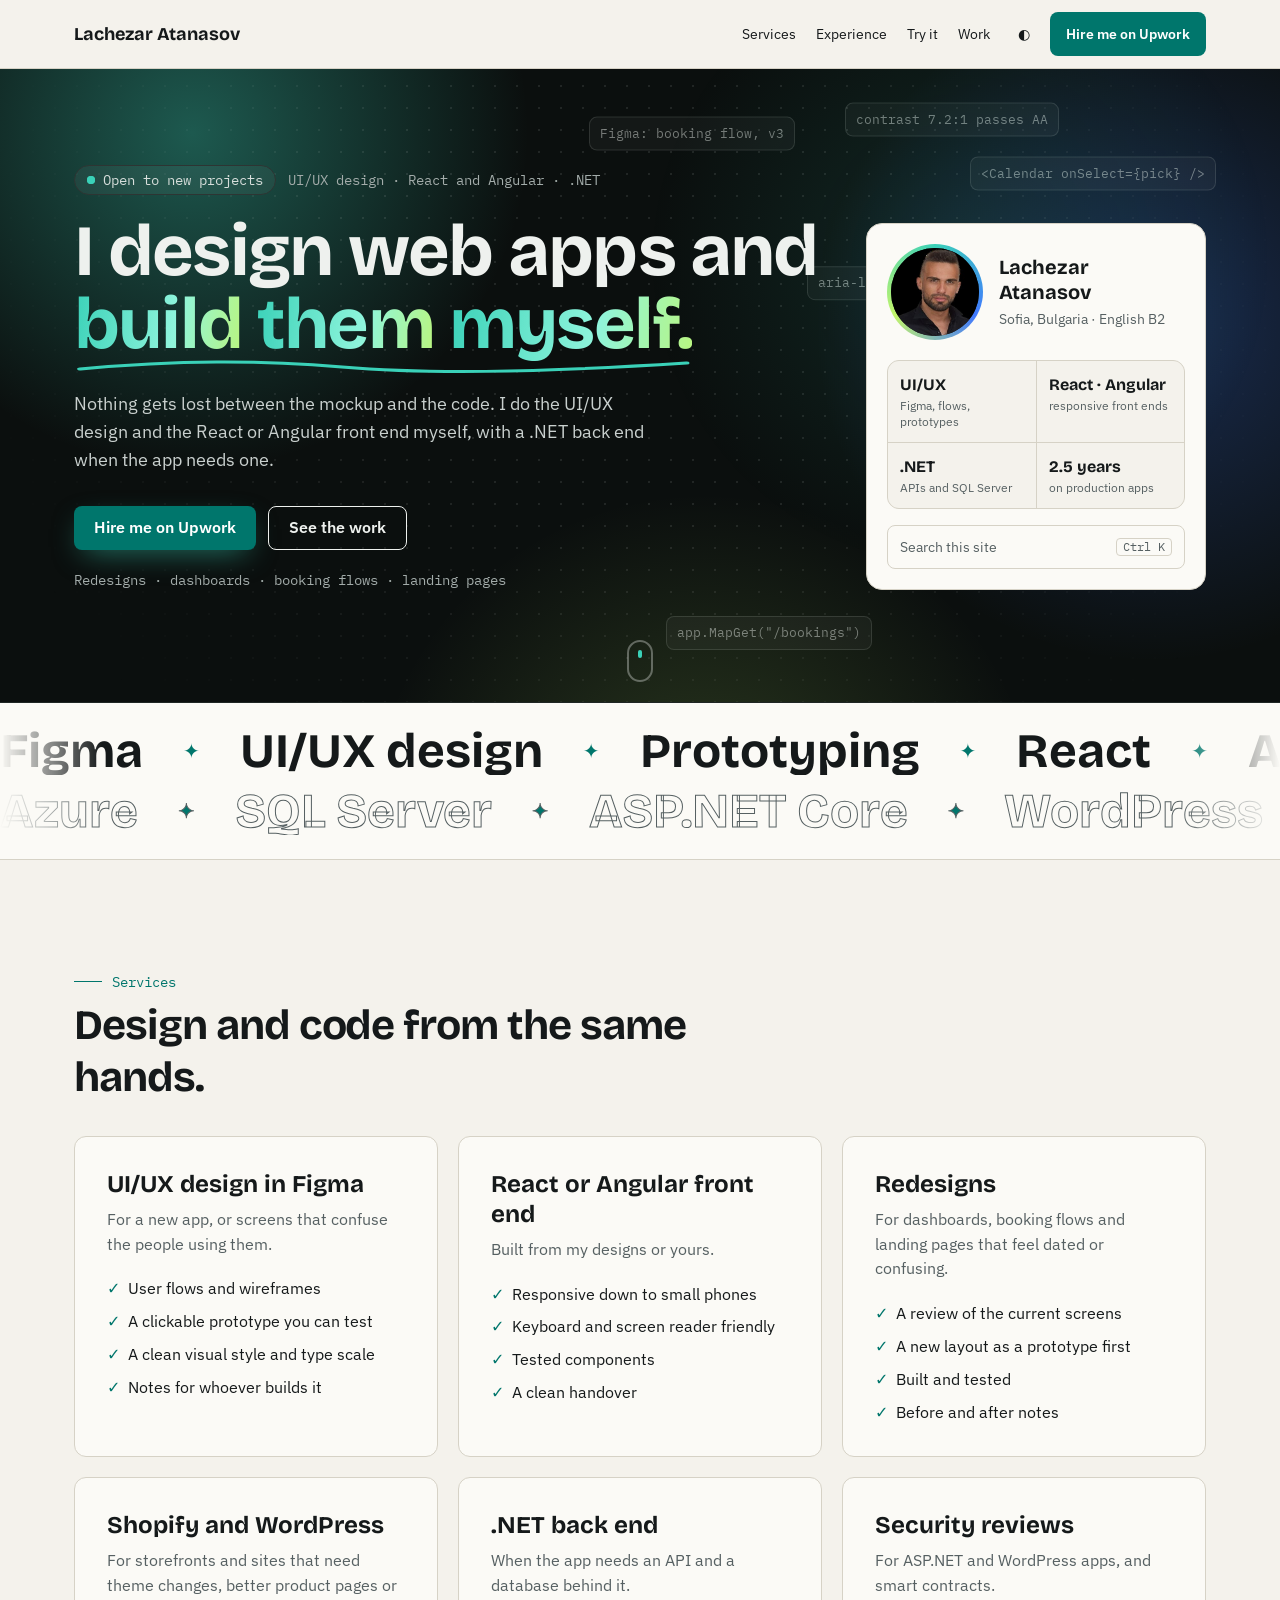
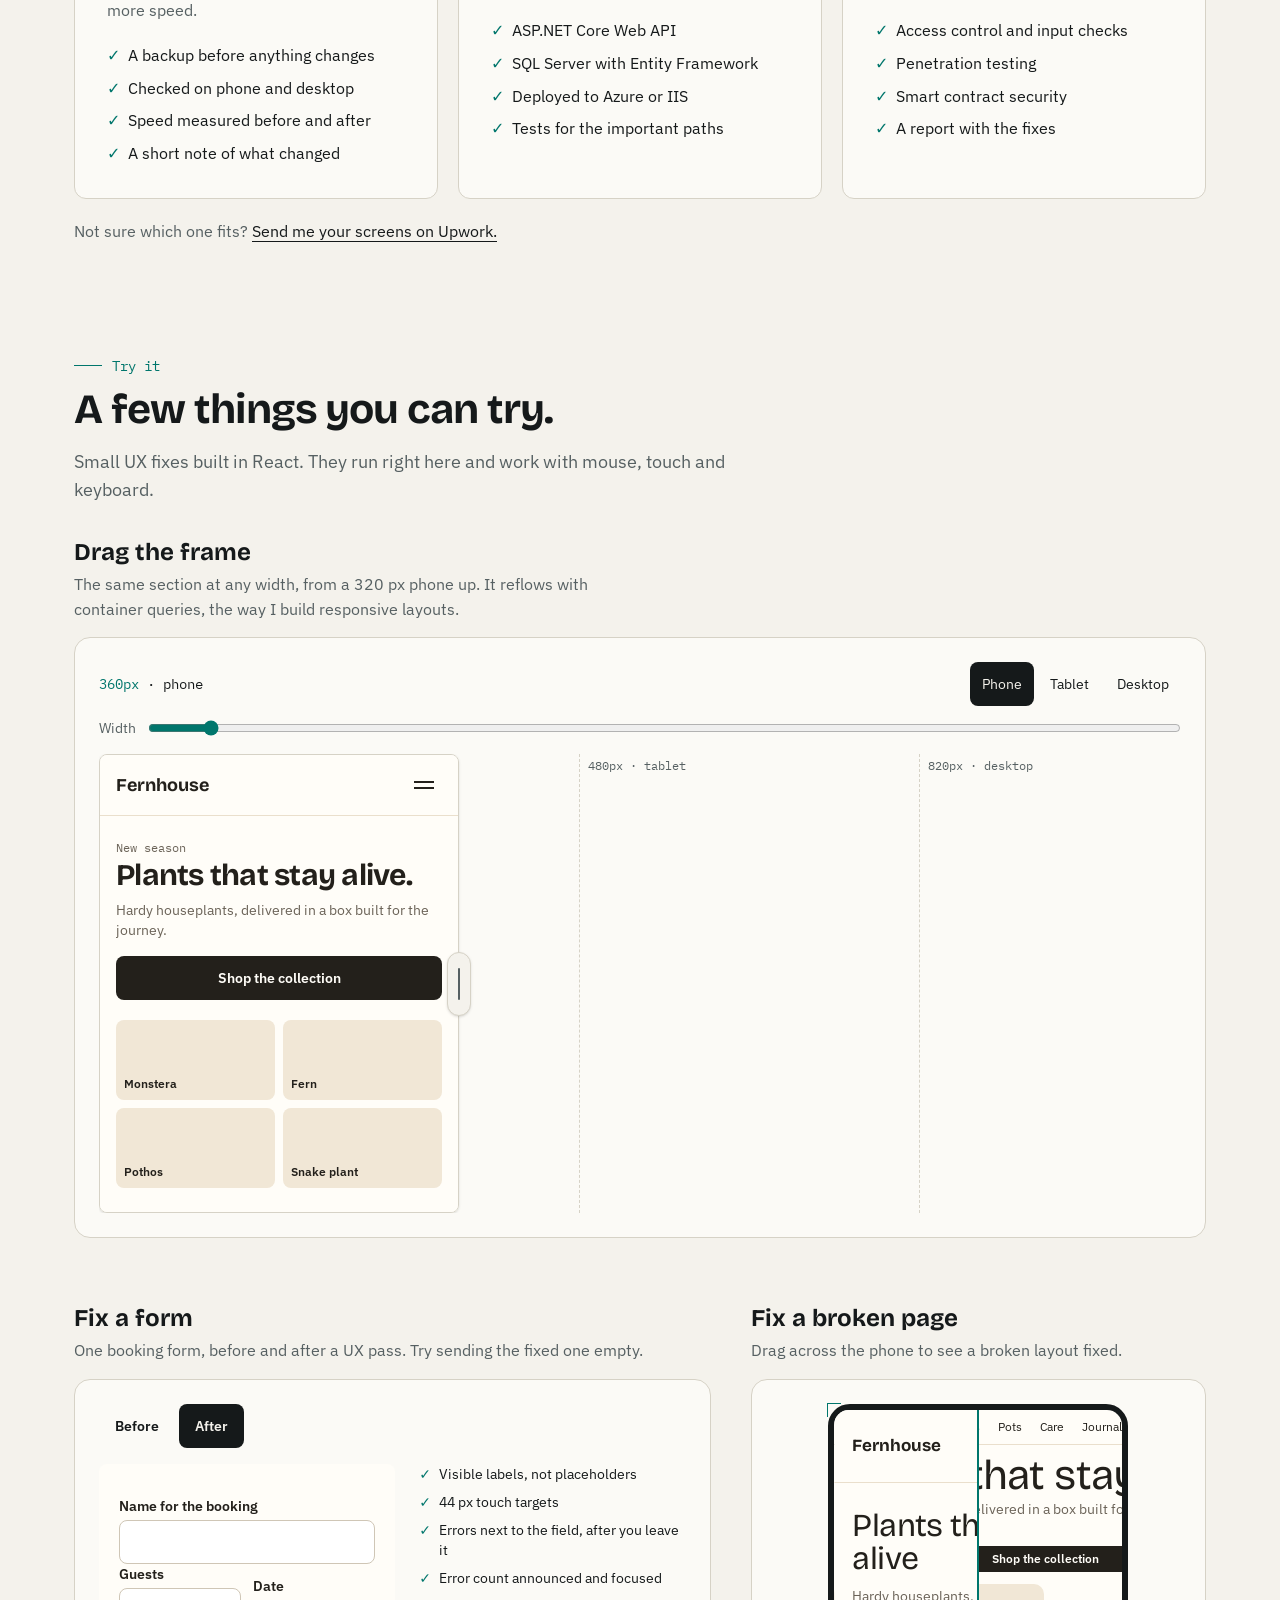
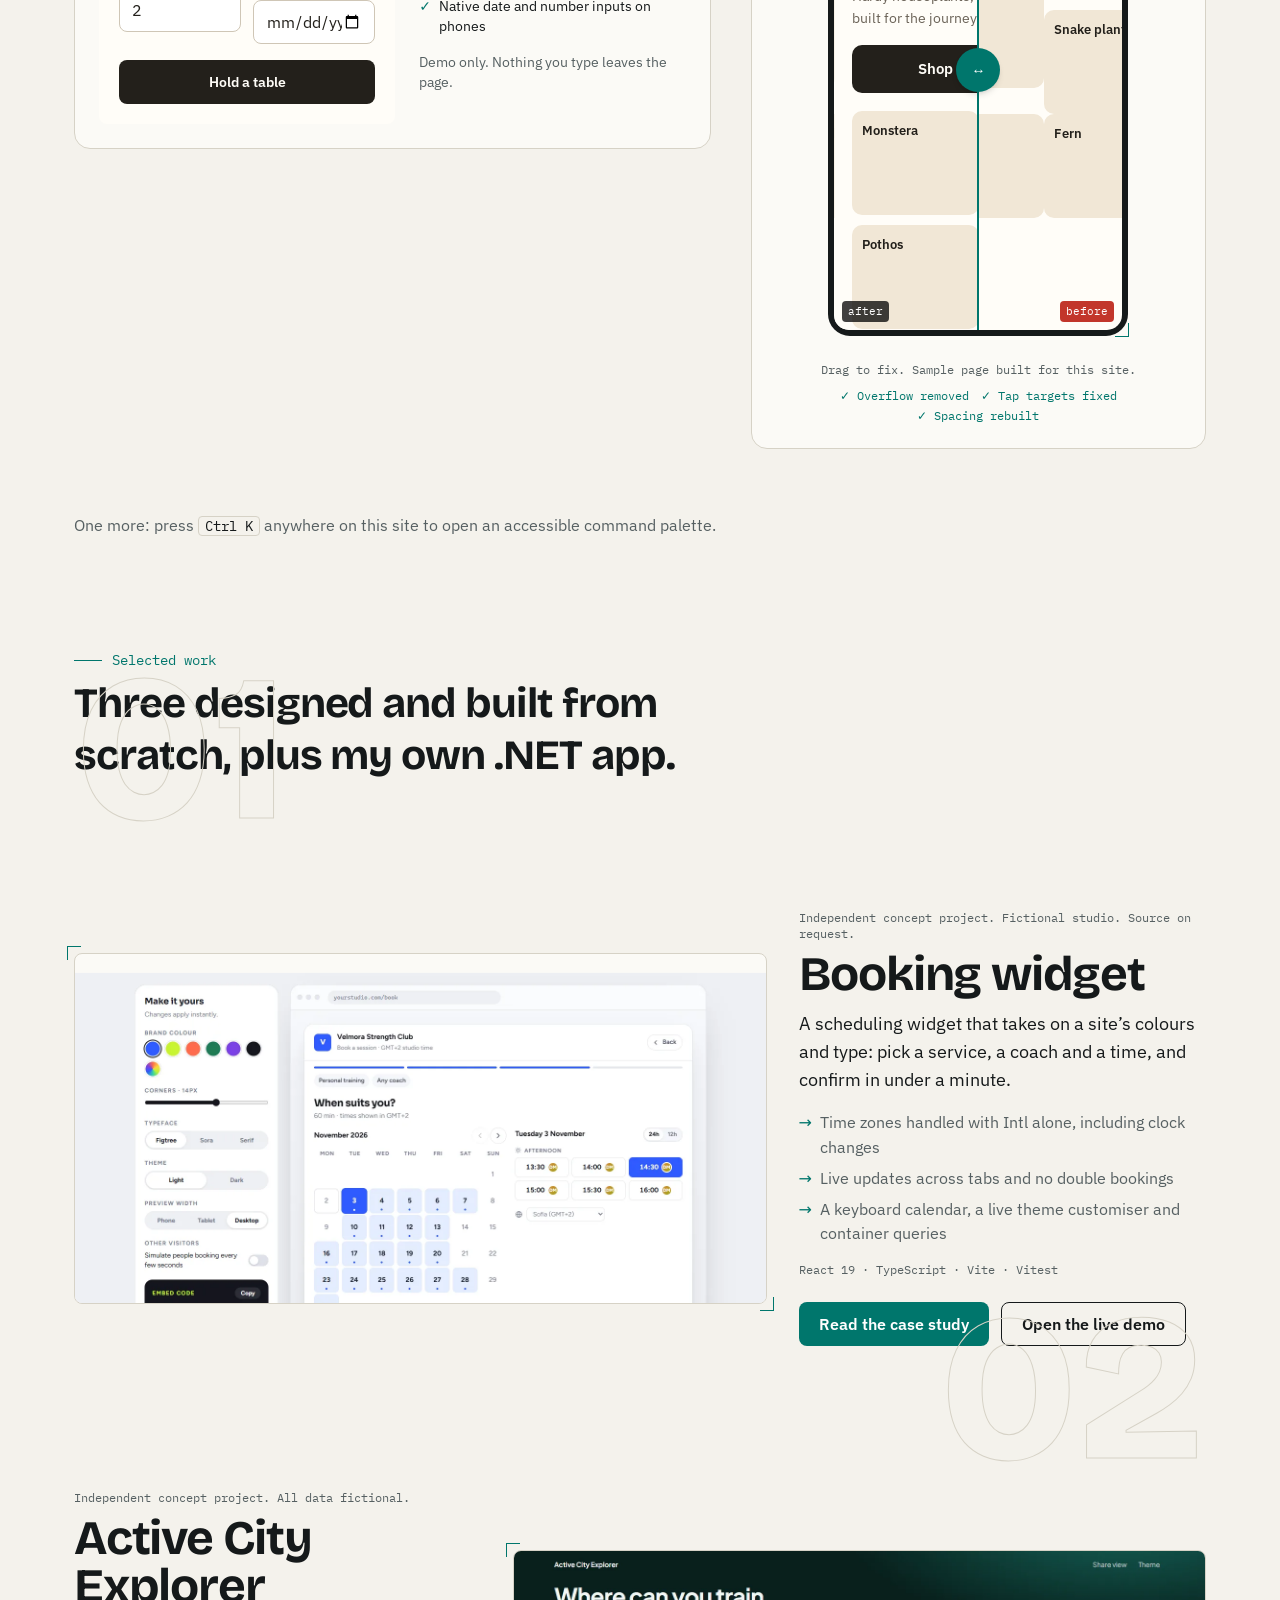
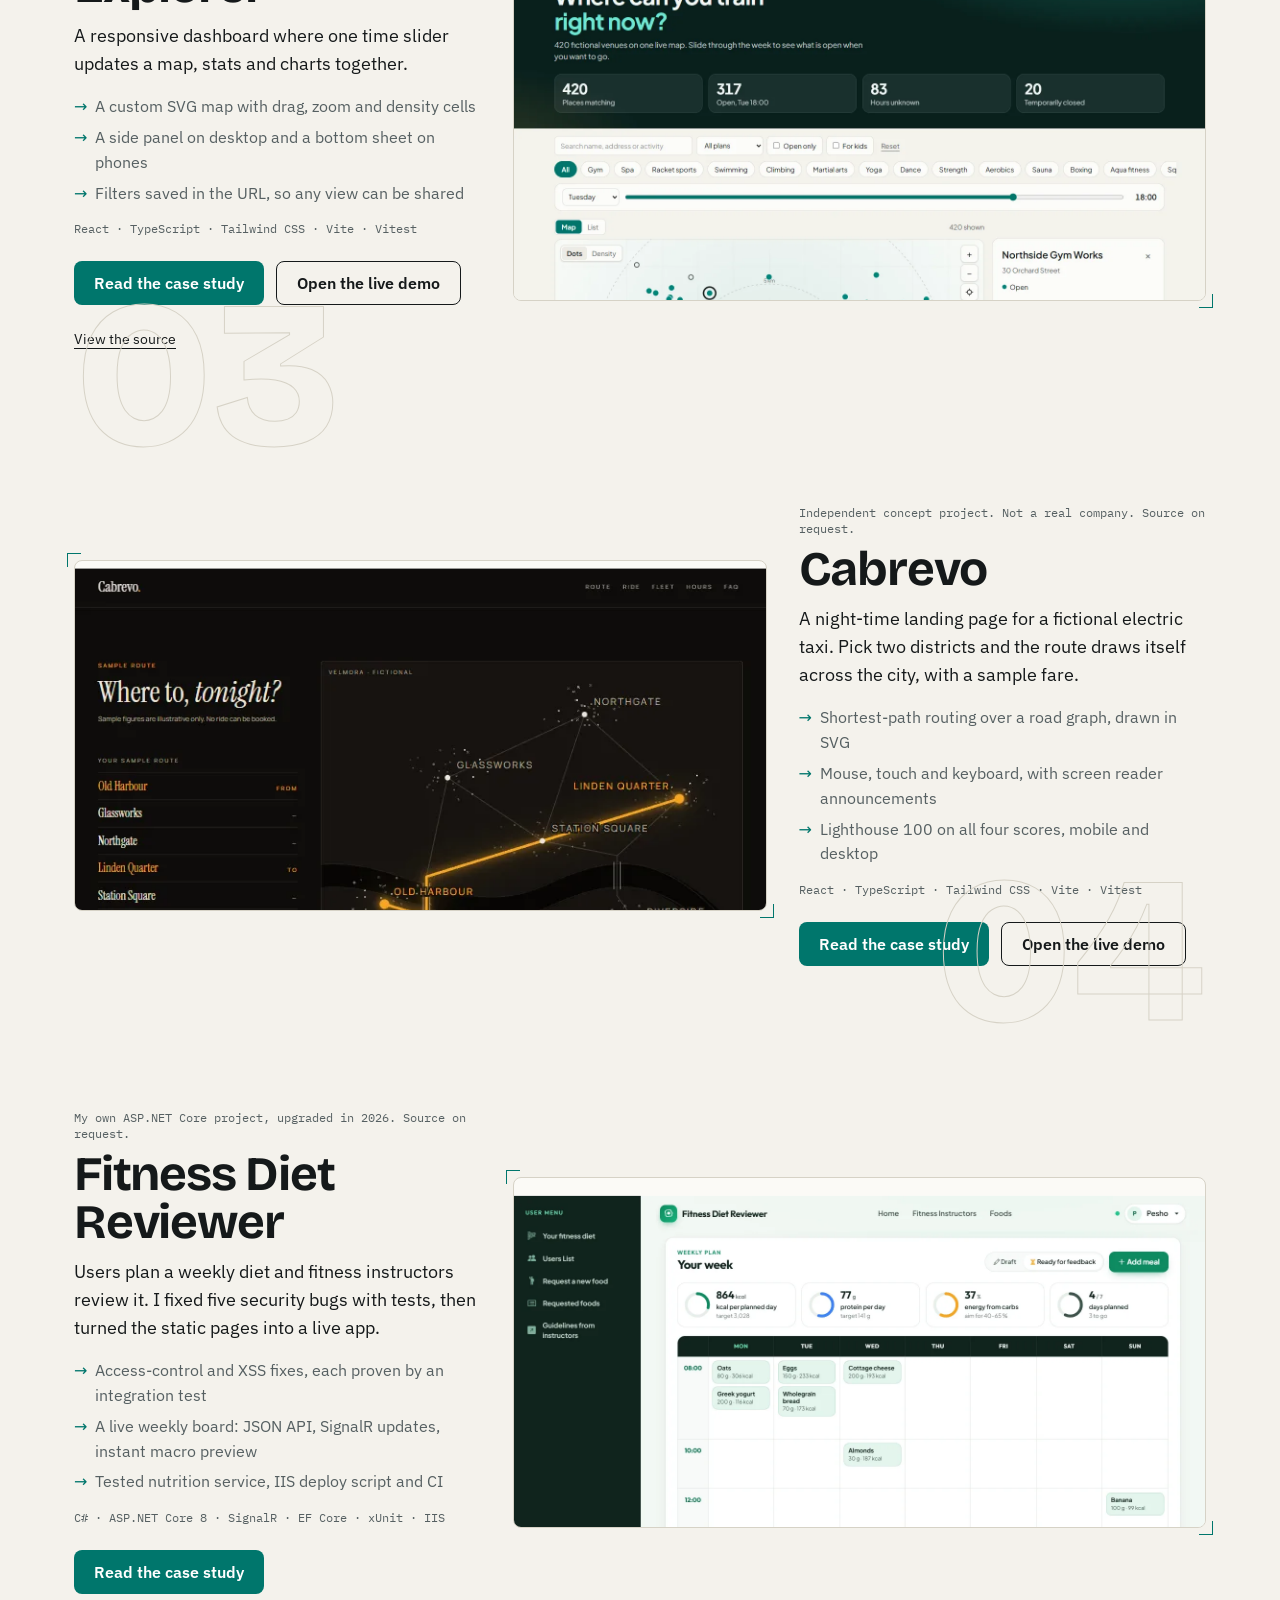
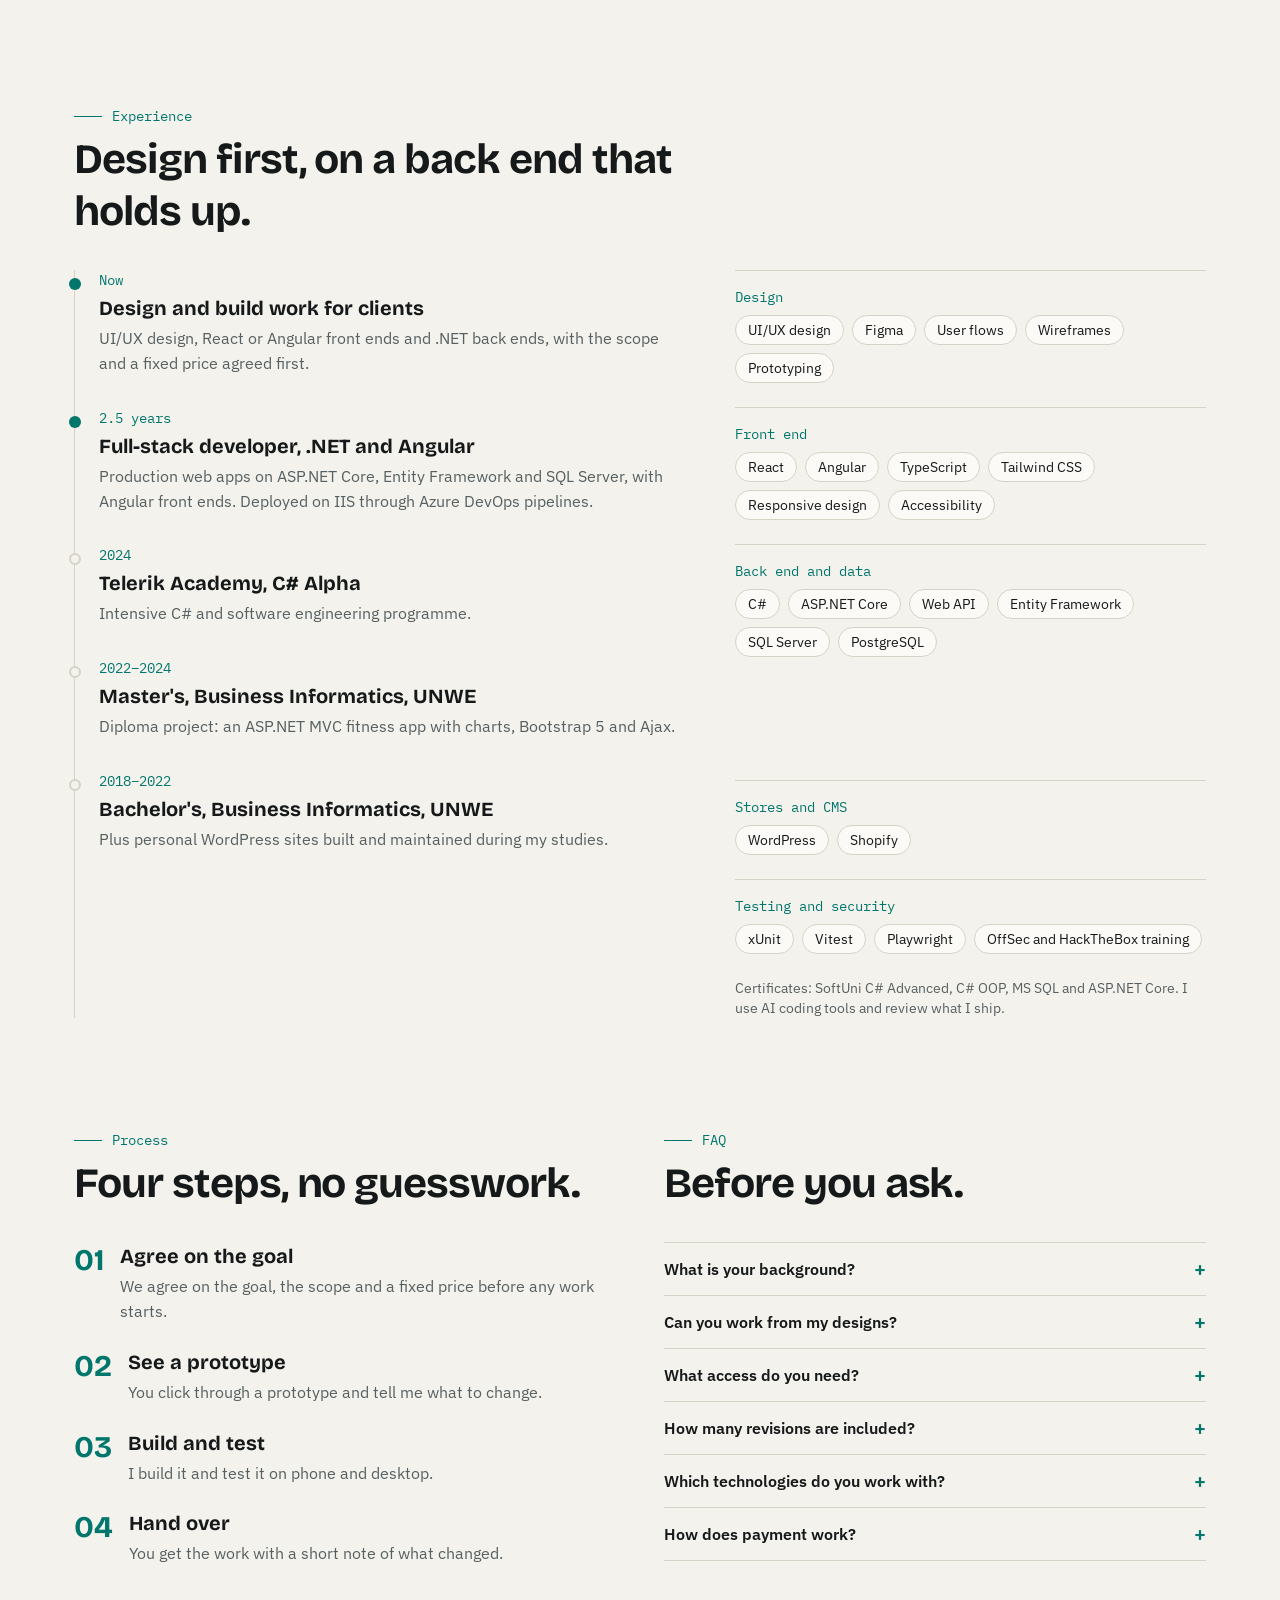
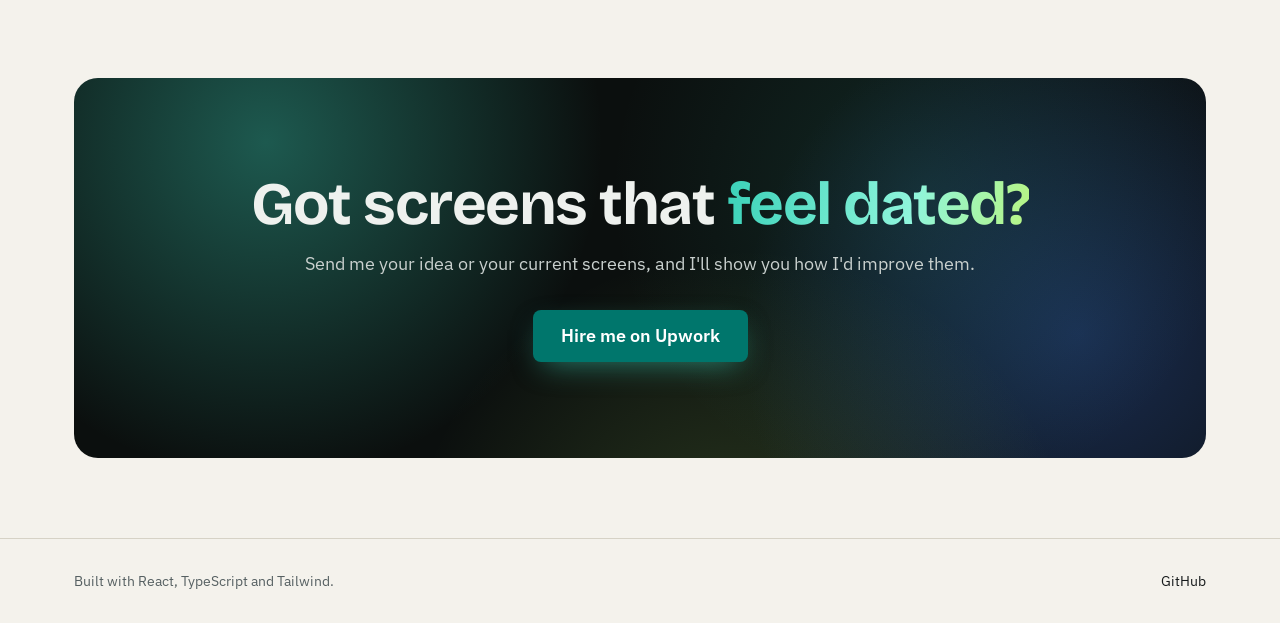
<file: index.html>
<!doctype html>
<html lang="en">
  <head>
    <meta charset="UTF-8" />
    <meta name="viewport" content="width=device-width, initial-scale=1.0" />
    <meta name="theme-color" content="#f4f2ec" />
    <link rel="icon" href="/favicon.svg" type="image/svg+xml" />
    <title>Lachezar Atanasov | I design and build web apps</title>
    <meta name="description" content="UI/UX design and the React or Angular front end from one person, with a .NET back end when the app needs one. Redesigns, dashboards, booking flows and landing pages." />
    <link rel="canonical" href="https://lachezar-atanasov.github.io/" />
    <meta property="og:type" content="website" />
    <meta property="og:title" content="Lachezar Atanasov | I design and build web apps" />
    <meta property="og:description" content="UI/UX design and the React or Angular front end from one person, with a .NET back end when the app needs one. Redesigns, dashboards, booking flows and landing pages." />
    <meta property="og:url" content="https://lachezar-atanasov.github.io/" />
    <meta property="og:image" content="https://lachezar-atanasov.github.io/images/explorer-desktop.webp" />
    <script>
      document.documentElement.classList.add('js');
      try {
        const saved = localStorage.getItem('theme');
        if (saved) document.documentElement.dataset.theme = saved;
      } catch {}
    </script>
    <script type="module" crossorigin src="/assets/index-C8OFDPeB.js"></script>
    <link rel="stylesheet" crossorigin href="/assets/index-B-e2Iupa.css">
  </head>
  <body>
    <div id="root"><link rel="preload" as="image" href="/images/lachezar.jpg"/><div aria-hidden="true" class="scroll-bar"></div><header class="sticky top-0 z-20 border-b border-line bg-paper/95 backdrop-blur-sm"><div class="mx-auto flex h-[68px] max-w-[1180px] items-center justify-between gap-3 px-4 sm:px-6"><a href="/" class="flex min-h-11 items-center whitespace-nowrap font-display text-lg font-bold text-ink no-underline">Lachezar Atanasov</a><nav aria-label="Main" class="flex items-center gap-1 text-sm"><a class="hidden min-h-11 items-center px-2 text-ink no-underline hover:text-accent sm:inline-flex" href="#services">Services</a><a class="hidden min-h-11 items-center px-2 text-ink no-underline hover:text-accent sm:inline-flex" href="#experience">Experience</a><a class="hidden min-h-11 items-center px-2 text-ink no-underline hover:text-accent sm:inline-flex" href="#demos">Try it</a><a class="hidden min-h-11 items-center px-2 text-ink no-underline hover:text-accent sm:inline-flex" href="#work">Work</a><button type="button" aria-label="Switch colour theme" class="flex h-11 w-11 items-center justify-center rounded-lg text-ink hover:bg-raised">◐</button><a href="https://www.upwork.com/freelancers/~01a9d70792acf01cc1" target="_blank" rel="noopener noreferrer" class="inline-flex min-h-11 items-center justify-center rounded-lg px-5 font-semibold no-underline bg-accent text-on-accent hover:opacity-90 whitespace-nowrap !px-3 text-sm sm:!px-4"><span class="sm:hidden">Hire me</span><span class="hidden sm:inline">Hire me on Upwork</span></a></nav></div></header><main><div class="hero-band" data-spot="true"><div aria-hidden="true" class="hero-deco"><div class="hero-dots" data-parallax="140"></div><div class="aurora"><span></span><span></span><span></span></div><div class="absolute hidden lg:block" style="top:7%;left:46%" data-parallax="50"><span class="chip" style="--i:0">Figma: booking flow, v3</span></div><div class="absolute hidden lg:block" style="top:12%;right:5%" data-parallax="160"><span class="chip" style="--i:1">&lt;Calendar onSelect={pick} /&gt;</span></div><div class="absolute hidden lg:block" style="top:30%;right:24%" data-parallax="100"><span class="chip" style="--i:2">aria-live=&quot;polite&quot;</span></div><div class="absolute hidden lg:block" style="bottom:9%;left:52%" data-parallax="70"><span class="chip" style="--i:3">app.MapGet(&quot;/bookings&quot;)</span></div><div class="absolute hidden lg:block" style="top:4%;left:66%" data-parallax="120"><span class="chip" style="--i:4">contrast 7.2:1 passes AA</span></div></div><section class="relative mx-auto grid max-w-[1180px] items-end gap-10 px-4 pt-12 pb-16 sm:px-6 lg:grid-cols-[minmax(0,1fr)_340px] lg:pt-24 lg:pb-28"><div><p class="intro m-0 flex flex-wrap items-center gap-x-3 gap-y-1 font-mono text-sm text-[#a3acaa]"><span class="inline-flex items-center gap-2 rounded-full border border-[#2d3533] bg-white/5 px-3 py-1 text-[#d7dedb]"><span aria-hidden="true" class="pulse-dot"></span> Open to new projects</span>UI/UX design · React and Angular · .NET</p><h1 class="m-0 mt-5 font-display text-[2.7rem] font-bold leading-[1.02] tracking-tight text-[#eef1ee] sm:text-7xl"><span class="word " style="--i:0">I</span> <span class="word " style="--i:1">design</span> <span class="word " style="--i:2">web</span> <span class="word " style="--i:3">apps</span> <span class="word " style="--i:4">and</span> <span class="relative inline-block whitespace-nowrap"><span class="word shimmer" style="--i:5">build</span> <span class="word shimmer" style="--i:6">them</span> <span class="word shimmer" style="--i:7">myself.</span><svg aria-hidden="true" viewBox="0 0 300 16" preserveAspectRatio="none" class="squiggle absolute -bottom-2 left-0 h-3 w-full sm:-bottom-3 sm:h-4"><path d="M3 11 C 50 2, 90 2, 130 9 S 220 15, 297 5" pathLength="1" fill="none" stroke="#3ad1b8" stroke-width="3" stroke-linecap="round"></path></svg></span></h1><p class="intro m-0 mt-7 max-w-xl text-lg text-[#c9d0ce]" style="--i:2">Nothing gets lost between the mockup and the code. I do the UI/UX design and the React or Angular front end myself, with a .NET back end when the app needs one.</p><div class="intro mt-8 flex flex-wrap gap-3" style="--i:3"><span data-magnetic="true" class="magnetic inline-flex"><a href="https://www.upwork.com/freelancers/~01a9d70792acf01cc1" target="_blank" rel="noopener noreferrer" class="inline-flex min-h-11 items-center justify-center rounded-lg px-5 font-semibold no-underline bg-accent text-on-accent hover:opacity-90 glow-button">Hire me on Upwork</a></span><span data-magnetic="true" class="magnetic inline-flex"><a href="#work" class="inline-flex min-h-11 items-center justify-center rounded-lg px-5 font-semibold no-underline border border-[#eef1ee] text-[#eef1ee] hover:bg-white/10">See the work</a></span></div><p class="intro m-0 mt-5 font-mono text-sm text-[#a3acaa]" style="--i:4">Redesigns · dashboards · booking flows · landing pages</p></div><div data-tilt="10" class="tilt"><aside aria-label="About me in short" class="hero-card glare rounded-2xl border border-line bg-surface p-5"><div class="flex items-center gap-4"><span class="photo-ring relative grid h-24 w-24 shrink-0 place-items-center rounded-full"><img src="/images/lachezar.jpg" width="96" height="96" alt="Lachezar Atanasov" class="relative h-[88px] w-[88px] rounded-full bg-ink object-cover object-top"/></span><div><p class="m-0 font-display text-xl font-bold leading-tight">Lachezar Atanasov</p><p class="m-0 mt-1 text-sm text-muted">Sofia, Bulgaria · English B2</p></div></div><dl class="m-0 mt-5 grid grid-cols-2 gap-px overflow-hidden rounded-xl border border-line bg-line"><div class="bg-paper p-3"><dt class="font-display font-bold">UI/UX</dt><dd class="m-0 text-xs text-muted">Figma, flows, prototypes</dd></div><div class="bg-paper p-3"><dt class="font-display font-bold">React · Angular</dt><dd class="m-0 text-xs text-muted">responsive front ends</dd></div><div class="bg-paper p-3"><dt class="font-display font-bold">.NET</dt><dd class="m-0 text-xs text-muted">APIs and SQL Server</dd></div><div class="bg-paper p-3"><dt class="font-display font-bold">2.5 years</dt><dd class="m-0 text-xs text-muted">on production apps</dd></div></dl><button type="button" class="mt-4 flex min-h-11 w-full items-center justify-between rounded-lg border border-line px-3 text-sm text-muted hover:bg-raised">Search this site <kbd class="rounded border border-line px-1.5 font-mono text-xs">Ctrl K</kbd></button></aside></div></section><a href="#services" aria-label="Scroll to the services" class="scroll-cue absolute bottom-5 left-1/2 hidden -translate-x-1/2 lg:block"><span></span></a></div><div class="space-y-3 overflow-hidden border-b border-line bg-surface py-6" aria-label="Tools I work with"><div class="marquee"><ul class="marquee-track m-0 list-none p-0"><li class="flex items-center gap-10 font-display text-3xl font-bold whitespace-nowrap sm:text-5xl ">Figma<span aria-hidden="true" class="text-xl text-accent">✦</span></li><li class="flex items-center gap-10 font-display text-3xl font-bold whitespace-nowrap sm:text-5xl ">UI/UX design<span aria-hidden="true" class="text-xl text-accent">✦</span></li><li class="flex items-center gap-10 font-display text-3xl font-bold whitespace-nowrap sm:text-5xl ">Prototyping<span aria-hidden="true" class="text-xl text-accent">✦</span></li><li class="flex items-center gap-10 font-display text-3xl font-bold whitespace-nowrap sm:text-5xl ">React<span aria-hidden="true" class="text-xl text-accent">✦</span></li><li class="flex items-center gap-10 font-display text-3xl font-bold whitespace-nowrap sm:text-5xl ">Angular<span aria-hidden="true" class="text-xl text-accent">✦</span></li><li class="flex items-center gap-10 font-display text-3xl font-bold whitespace-nowrap sm:text-5xl ">TypeScript<span aria-hidden="true" class="text-xl text-accent">✦</span></li><li class="flex items-center gap-10 font-display text-3xl font-bold whitespace-nowrap sm:text-5xl ">Tailwind CSS<span aria-hidden="true" class="text-xl text-accent">✦</span></li><li class="flex items-center gap-10 font-display text-3xl font-bold whitespace-nowrap sm:text-5xl ">Accessibility<span aria-hidden="true" class="text-xl text-accent">✦</span></li><li class="flex items-center gap-10 font-display text-3xl font-bold whitespace-nowrap sm:text-5xl ">Shopify<span aria-hidden="true" class="text-xl text-accent">✦</span></li><li class="flex items-center gap-10 font-display text-3xl font-bold whitespace-nowrap sm:text-5xl ">WordPress<span aria-hidden="true" class="text-xl text-accent">✦</span></li><li class="flex items-center gap-10 font-display text-3xl font-bold whitespace-nowrap sm:text-5xl ">ASP.NET Core<span aria-hidden="true" class="text-xl text-accent">✦</span></li><li class="flex items-center gap-10 font-display text-3xl font-bold whitespace-nowrap sm:text-5xl ">SQL Server<span aria-hidden="true" class="text-xl text-accent">✦</span></li><li class="flex items-center gap-10 font-display text-3xl font-bold whitespace-nowrap sm:text-5xl ">Azure<span aria-hidden="true" class="text-xl text-accent">✦</span></li></ul><ul aria-hidden="true" class="marquee-track m-0 list-none p-0"><li class="flex items-center gap-10 font-display text-3xl font-bold whitespace-nowrap sm:text-5xl ">Figma<span aria-hidden="true" class="text-xl text-accent">✦</span></li><li class="flex items-center gap-10 font-display text-3xl font-bold whitespace-nowrap sm:text-5xl ">UI/UX design<span aria-hidden="true" class="text-xl text-accent">✦</span></li><li class="flex items-center gap-10 font-display text-3xl font-bold whitespace-nowrap sm:text-5xl ">Prototyping<span aria-hidden="true" class="text-xl text-accent">✦</span></li><li class="flex items-center gap-10 font-display text-3xl font-bold whitespace-nowrap sm:text-5xl ">React<span aria-hidden="true" class="text-xl text-accent">✦</span></li><li class="flex items-center gap-10 font-display text-3xl font-bold whitespace-nowrap sm:text-5xl ">Angular<span aria-hidden="true" class="text-xl text-accent">✦</span></li><li class="flex items-center gap-10 font-display text-3xl font-bold whitespace-nowrap sm:text-5xl ">TypeScript<span aria-hidden="true" class="text-xl text-accent">✦</span></li><li class="flex items-center gap-10 font-display text-3xl font-bold whitespace-nowrap sm:text-5xl ">Tailwind CSS<span aria-hidden="true" class="text-xl text-accent">✦</span></li><li class="flex items-center gap-10 font-display text-3xl font-bold whitespace-nowrap sm:text-5xl ">Accessibility<span aria-hidden="true" class="text-xl text-accent">✦</span></li><li class="flex items-center gap-10 font-display text-3xl font-bold whitespace-nowrap sm:text-5xl ">Shopify<span aria-hidden="true" class="text-xl text-accent">✦</span></li><li class="flex items-center gap-10 font-display text-3xl font-bold whitespace-nowrap sm:text-5xl ">WordPress<span aria-hidden="true" class="text-xl text-accent">✦</span></li><li class="flex items-center gap-10 font-display text-3xl font-bold whitespace-nowrap sm:text-5xl ">ASP.NET Core<span aria-hidden="true" class="text-xl text-accent">✦</span></li><li class="flex items-center gap-10 font-display text-3xl font-bold whitespace-nowrap sm:text-5xl ">SQL Server<span aria-hidden="true" class="text-xl text-accent">✦</span></li><li class="flex items-center gap-10 font-display text-3xl font-bold whitespace-nowrap sm:text-5xl ">Azure<span aria-hidden="true" class="text-xl text-accent">✦</span></li></ul></div><div class="marquee" data-reverse="true"><ul aria-hidden="true" class="marquee-track m-0 list-none p-0"><li class="flex items-center gap-10 font-display text-3xl font-bold whitespace-nowrap sm:text-5xl text-outline">Azure<span aria-hidden="true" class="text-xl text-accent">✦</span></li><li class="flex items-center gap-10 font-display text-3xl font-bold whitespace-nowrap sm:text-5xl text-outline">SQL Server<span aria-hidden="true" class="text-xl text-accent">✦</span></li><li class="flex items-center gap-10 font-display text-3xl font-bold whitespace-nowrap sm:text-5xl text-outline">ASP.NET Core<span aria-hidden="true" class="text-xl text-accent">✦</span></li><li class="flex items-center gap-10 font-display text-3xl font-bold whitespace-nowrap sm:text-5xl text-outline">WordPress<span aria-hidden="true" class="text-xl text-accent">✦</span></li><li class="flex items-center gap-10 font-display text-3xl font-bold whitespace-nowrap sm:text-5xl text-outline">Shopify<span aria-hidden="true" class="text-xl text-accent">✦</span></li><li class="flex items-center gap-10 font-display text-3xl font-bold whitespace-nowrap sm:text-5xl text-outline">Accessibility<span aria-hidden="true" class="text-xl text-accent">✦</span></li><li class="flex items-center gap-10 font-display text-3xl font-bold whitespace-nowrap sm:text-5xl text-outline">Tailwind CSS<span aria-hidden="true" class="text-xl text-accent">✦</span></li><li class="flex items-center gap-10 font-display text-3xl font-bold whitespace-nowrap sm:text-5xl text-outline">TypeScript<span aria-hidden="true" class="text-xl text-accent">✦</span></li><li class="flex items-center gap-10 font-display text-3xl font-bold whitespace-nowrap sm:text-5xl text-outline">Angular<span aria-hidden="true" class="text-xl text-accent">✦</span></li><li class="flex items-center gap-10 font-display text-3xl font-bold whitespace-nowrap sm:text-5xl text-outline">React<span aria-hidden="true" class="text-xl text-accent">✦</span></li><li class="flex items-center gap-10 font-display text-3xl font-bold whitespace-nowrap sm:text-5xl text-outline">Prototyping<span aria-hidden="true" class="text-xl text-accent">✦</span></li><li class="flex items-center gap-10 font-display text-3xl font-bold whitespace-nowrap sm:text-5xl text-outline">UI/UX design<span aria-hidden="true" class="text-xl text-accent">✦</span></li><li class="flex items-center gap-10 font-display text-3xl font-bold whitespace-nowrap sm:text-5xl text-outline">Figma<span aria-hidden="true" class="text-xl text-accent">✦</span></li></ul><ul aria-hidden="true" class="marquee-track m-0 list-none p-0"><li class="flex items-center gap-10 font-display text-3xl font-bold whitespace-nowrap sm:text-5xl text-outline">Azure<span aria-hidden="true" class="text-xl text-accent">✦</span></li><li class="flex items-center gap-10 font-display text-3xl font-bold whitespace-nowrap sm:text-5xl text-outline">SQL Server<span aria-hidden="true" class="text-xl text-accent">✦</span></li><li class="flex items-center gap-10 font-display text-3xl font-bold whitespace-nowrap sm:text-5xl text-outline">ASP.NET Core<span aria-hidden="true" class="text-xl text-accent">✦</span></li><li class="flex items-center gap-10 font-display text-3xl font-bold whitespace-nowrap sm:text-5xl text-outline">WordPress<span aria-hidden="true" class="text-xl text-accent">✦</span></li><li class="flex items-center gap-10 font-display text-3xl font-bold whitespace-nowrap sm:text-5xl text-outline">Shopify<span aria-hidden="true" class="text-xl text-accent">✦</span></li><li class="flex items-center gap-10 font-display text-3xl font-bold whitespace-nowrap sm:text-5xl text-outline">Accessibility<span aria-hidden="true" class="text-xl text-accent">✦</span></li><li class="flex items-center gap-10 font-display text-3xl font-bold whitespace-nowrap sm:text-5xl text-outline">Tailwind CSS<span aria-hidden="true" class="text-xl text-accent">✦</span></li><li class="flex items-center gap-10 font-display text-3xl font-bold whitespace-nowrap sm:text-5xl text-outline">TypeScript<span aria-hidden="true" class="text-xl text-accent">✦</span></li><li class="flex items-center gap-10 font-display text-3xl font-bold whitespace-nowrap sm:text-5xl text-outline">Angular<span aria-hidden="true" class="text-xl text-accent">✦</span></li><li class="flex items-center gap-10 font-display text-3xl font-bold whitespace-nowrap sm:text-5xl text-outline">React<span aria-hidden="true" class="text-xl text-accent">✦</span></li><li class="flex items-center gap-10 font-display text-3xl font-bold whitespace-nowrap sm:text-5xl text-outline">Prototyping<span aria-hidden="true" class="text-xl text-accent">✦</span></li><li class="flex items-center gap-10 font-display text-3xl font-bold whitespace-nowrap sm:text-5xl text-outline">UI/UX design<span aria-hidden="true" class="text-xl text-accent">✦</span></li><li class="flex items-center gap-10 font-display text-3xl font-bold whitespace-nowrap sm:text-5xl text-outline">Figma<span aria-hidden="true" class="text-xl text-accent">✦</span></li></ul></div></div><section id="services" class="mx-auto max-w-[1180px] px-4 pt-20 sm:px-6 sm:pt-28"><div class="mb-8 max-w-2xl" data-reveal="true"><p class="label-line m-0 font-mono text-sm text-accent">Services</p><h2 class="m-0 mt-2 font-display text-3xl font-bold leading-tight tracking-tight sm:text-[2.6rem]">Design and code from the same hands.</h2></div><div class="grid gap-5 md:grid-cols-2 lg:grid-cols-3"><article data-reveal="true" style="--d:0ms"><div data-spot="true" class="spot-card h-full rounded-xl border border-line bg-surface p-6 sm:p-8"><h3 class="m-0 font-display text-2xl font-bold leading-tight">UI/UX design in Figma</h3><p class="m-0 mt-2 text-muted">For a new app, or screens that confuse the people using them.</p><ul class="m-0 mt-5 list-none space-y-2 p-0"><li class="flex gap-2"><span aria-hidden="true" class="text-accent">✓</span>User flows and wireframes</li><li class="flex gap-2"><span aria-hidden="true" class="text-accent">✓</span>A clickable prototype you can test</li><li class="flex gap-2"><span aria-hidden="true" class="text-accent">✓</span>A clean visual style and type scale</li><li class="flex gap-2"><span aria-hidden="true" class="text-accent">✓</span>Notes for whoever builds it</li></ul></div></article><article data-reveal="true" style="--d:120ms"><div data-spot="true" class="spot-card h-full rounded-xl border border-line bg-surface p-6 sm:p-8"><h3 class="m-0 font-display text-2xl font-bold leading-tight">React or Angular front end</h3><p class="m-0 mt-2 text-muted">Built from my designs or yours.</p><ul class="m-0 mt-5 list-none space-y-2 p-0"><li class="flex gap-2"><span aria-hidden="true" class="text-accent">✓</span>Responsive down to small phones</li><li class="flex gap-2"><span aria-hidden="true" class="text-accent">✓</span>Keyboard and screen reader friendly</li><li class="flex gap-2"><span aria-hidden="true" class="text-accent">✓</span>Tested components</li><li class="flex gap-2"><span aria-hidden="true" class="text-accent">✓</span>A clean handover</li></ul></div></article><article data-reveal="true" style="--d:240ms"><div data-spot="true" class="spot-card h-full rounded-xl border border-line bg-surface p-6 sm:p-8"><h3 class="m-0 font-display text-2xl font-bold leading-tight">Redesigns</h3><p class="m-0 mt-2 text-muted">For dashboards, booking flows and landing pages that feel dated or confusing.</p><ul class="m-0 mt-5 list-none space-y-2 p-0"><li class="flex gap-2"><span aria-hidden="true" class="text-accent">✓</span>A review of the current screens</li><li class="flex gap-2"><span aria-hidden="true" class="text-accent">✓</span>A new layout as a prototype first</li><li class="flex gap-2"><span aria-hidden="true" class="text-accent">✓</span>Built and tested</li><li class="flex gap-2"><span aria-hidden="true" class="text-accent">✓</span>Before and after notes</li></ul></div></article><article data-reveal="true" style="--d:360ms"><div data-spot="true" class="spot-card h-full rounded-xl border border-line bg-surface p-6 sm:p-8"><h3 class="m-0 font-display text-2xl font-bold leading-tight">Shopify and WordPress</h3><p class="m-0 mt-2 text-muted">For storefronts and sites that need theme changes, better product pages or more speed.</p><ul class="m-0 mt-5 list-none space-y-2 p-0"><li class="flex gap-2"><span aria-hidden="true" class="text-accent">✓</span>A backup before anything changes</li><li class="flex gap-2"><span aria-hidden="true" class="text-accent">✓</span>Checked on phone and desktop</li><li class="flex gap-2"><span aria-hidden="true" class="text-accent">✓</span>Speed measured before and after</li><li class="flex gap-2"><span aria-hidden="true" class="text-accent">✓</span>A short note of what changed</li></ul></div></article><article data-reveal="true" style="--d:480ms"><div data-spot="true" class="spot-card h-full rounded-xl border border-line bg-surface p-6 sm:p-8"><h3 class="m-0 font-display text-2xl font-bold leading-tight">.NET back end</h3><p class="m-0 mt-2 text-muted">When the app needs an API and a database behind it.</p><ul class="m-0 mt-5 list-none space-y-2 p-0"><li class="flex gap-2"><span aria-hidden="true" class="text-accent">✓</span>ASP.NET Core Web API</li><li class="flex gap-2"><span aria-hidden="true" class="text-accent">✓</span>SQL Server with Entity Framework</li><li class="flex gap-2"><span aria-hidden="true" class="text-accent">✓</span>Deployed to Azure or IIS</li><li class="flex gap-2"><span aria-hidden="true" class="text-accent">✓</span>Tests for the important paths</li></ul></div></article><article data-reveal="true" style="--d:600ms"><div data-spot="true" class="spot-card h-full rounded-xl border border-line bg-surface p-6 sm:p-8"><h3 class="m-0 font-display text-2xl font-bold leading-tight">Security reviews</h3><p class="m-0 mt-2 text-muted">For ASP.NET and WordPress apps, and smart contracts.</p><ul class="m-0 mt-5 list-none space-y-2 p-0"><li class="flex gap-2"><span aria-hidden="true" class="text-accent">✓</span>Access control and input checks</li><li class="flex gap-2"><span aria-hidden="true" class="text-accent">✓</span>Penetration testing</li><li class="flex gap-2"><span aria-hidden="true" class="text-accent">✓</span>Smart contract security</li><li class="flex gap-2"><span aria-hidden="true" class="text-accent">✓</span>A report with the fixes</li></ul></div></article></div><p class="m-0 mt-5 text-muted">Not sure which one fits? <a href="https://www.upwork.com/freelancers/~01a9d70792acf01cc1" target="_blank" rel="noopener noreferrer" class="text-ink underline underline-offset-4">Send me your screens on Upwork.</a></p></section><section id="demos" class="mx-auto max-w-[1180px] px-4 pt-20 sm:px-6 sm:pt-28"><div class="mb-8 max-w-2xl" data-reveal="true"><p class="label-line m-0 font-mono text-sm text-accent">Try it</p><h2 class="m-0 mt-2 font-display text-3xl font-bold leading-tight tracking-tight sm:text-[2.6rem]">A few things you can try.</h2><p class="m-0 mt-3 text-lg text-muted">Small UX fixes built in React. They run right here and work with mouse, touch and keyboard.</p></div><div class="space-y-16"><div data-reveal="true" class="min-w-0"><h3 class="m-0 font-display text-2xl font-bold">Drag the frame</h3><p class="m-0 mt-1 mb-4 max-w-xl text-muted">The same section at any width, from a 320 px phone up. It reflows with container queries, the way I build responsive layouts.</p><div class="rounded-2xl border border-line bg-surface p-4 sm:p-6"><div class="flex flex-wrap items-center justify-between gap-3"><p class="m-0 font-mono text-sm"><span class="text-accent">360<!-- -->px</span> · <!-- -->phone</p><div class="flex gap-1" role="group" aria-label="Preset widths"><button type="button" aria-pressed="true" class="min-h-11 rounded-lg px-3 text-sm text-ink hover:bg-raised aria-pressed:bg-ink aria-pressed:text-paper">Phone</button><button type="button" aria-pressed="false" class="min-h-11 rounded-lg px-3 text-sm text-ink hover:bg-raised aria-pressed:bg-ink aria-pressed:text-paper">Tablet</button><button type="button" aria-pressed="false" class="min-h-11 rounded-lg px-3 text-sm text-ink hover:bg-raised aria-pressed:bg-ink aria-pressed:text-paper">Desktop</button></div></div><label class="mt-3 flex items-center gap-3 text-sm text-muted"><span class="shrink-0">Width</span><input type="range" min="320" max="1180" class="w-full accent-[var(--accent)]" value="360"/></label><div class="relative mt-4 overflow-hidden pr-4"><div aria-hidden="true" class="absolute inset-y-0 border-l border-dashed border-line" style="left:480px"><span class="absolute top-1 left-2 font-mono text-xs whitespace-nowrap text-muted">480<!-- -->px · <!-- -->tablet</span></div><div aria-hidden="true" class="absolute inset-y-0 border-l border-dashed border-line" style="left:820px"><span class="absolute top-1 left-2 font-mono text-xs whitespace-nowrap text-muted">820<!-- -->px · <!-- -->desktop</span></div><div class="relative max-w-full" style="width:360px"><div class="overflow-hidden rounded-lg border border-line shadow-sm" aria-label="Sample section at 360 pixels wide" role="img"><div aria-hidden="true"><div class="@container bg-[#fffdf8] text-[#23201b]"><div class="flex items-center justify-between gap-3 border-b border-[#eadfcc] px-4 py-3 @[600px]:px-6"><span class="font-display text-lg font-bold">Fernhouse</span><span class="hidden gap-4 text-sm @[600px]:flex"><span>Plants</span><span>Care</span><span>Journal</span></span><span aria-hidden="true" class="grid h-9 w-9 place-content-center gap-1 @[600px]:hidden"><i class="block h-0.5 w-5 bg-current"></i><i class="block h-0.5 w-5 bg-current"></i></span></div><div class="grid gap-5 px-4 py-6 @[600px]:grid-cols-[1.2fr_1fr] @[600px]:items-center @[600px]:px-6 @[600px]:py-8"><div><p class="m-0 font-mono text-xs text-[#6b6358]">New season</p><p class="m-0 mt-1 font-display text-3xl font-bold leading-[1.05] tracking-tight @[600px]:text-4xl @[900px]:text-5xl">Plants that stay alive.</p><p class="m-0 mt-2 text-sm text-[#6b6358]">Hardy houseplants, delivered in a box built for the journey.</p><span class="mt-4 flex h-11 items-center justify-center rounded-lg bg-[#23201b] text-sm font-semibold text-[#fffdf8] @[600px]:inline-flex @[600px]:px-6">Shop the collection</span></div><div class="grid grid-cols-2 gap-2 @[900px]:grid-cols-3"><div class="flex h-20 items-end rounded-lg bg-[#f1e7d6] p-2 text-xs font-semibold @[900px]:h-24 ">Monstera</div><div class="flex h-20 items-end rounded-lg bg-[#f1e7d6] p-2 text-xs font-semibold @[900px]:h-24 ">Fern</div><div class="flex h-20 items-end rounded-lg bg-[#f1e7d6] p-2 text-xs font-semibold @[900px]:h-24 ">Pothos</div><div class="flex h-20 items-end rounded-lg bg-[#f1e7d6] p-2 text-xs font-semibold @[900px]:h-24 ">Snake plant</div><div class="flex h-20 items-end rounded-lg bg-[#f1e7d6] p-2 text-xs font-semibold @[900px]:h-24 hidden @[900px]:flex">Calathea</div><div class="flex h-20 items-end rounded-lg bg-[#f1e7d6] p-2 text-xs font-semibold @[900px]:h-24 hidden @[900px]:flex">Pilea</div></div></div></div></div></div><div aria-hidden="true" class="absolute -right-3 top-1/2 flex h-16 w-6 -translate-y-1/2 cursor-ew-resize touch-none items-center justify-center rounded-full border border-line bg-paper shadow-sm"><span class="h-8 w-0.5 rounded bg-muted"></span></div></div></div></div></div><div class="grid gap-16 lg:grid-cols-[minmax(0,1.4fr)_minmax(0,1fr)] lg:gap-10"><div data-reveal="true" class="min-w-0"><h3 class="m-0 font-display text-2xl font-bold">Fix a form</h3><p class="m-0 mt-1 mb-4 max-w-xl text-muted">One booking form, before and after a UX pass. Try sending the fixed one empty.</p><div class="rounded-2xl border border-line bg-surface p-4 sm:p-6"><div class="flex gap-1" role="group" aria-label="Show version"><button type="button" aria-pressed="false" class="min-h-11 rounded-lg px-4 text-sm font-semibold text-ink hover:bg-raised aria-pressed:bg-ink aria-pressed:text-paper">Before</button><button type="button" aria-pressed="true" class="min-h-11 rounded-lg px-4 text-sm font-semibold text-ink hover:bg-raised aria-pressed:bg-ink aria-pressed:text-paper">After</button></div><div class="mt-4 grid gap-6 md:grid-cols-[minmax(0,1fr)_minmax(0,0.9fr)] md:items-start"><div class="rounded-lg bg-[#fffdf8] p-5 text-[#23201b]"><form noValidate="" class="sample-form" aria-label="Booking form, after"><div tabindex="-1" aria-live="polite" class="outline-none"></div><div class="mt-3 first:mt-0"><label for="_R_6r93_-name" class="block text-sm font-semibold">Name for the booking</label><input id="_R_6r93_-name" aria-invalid="false" class="mt-1 h-11 w-full rounded-lg border bg-white px-3 text-base text-[#23201b] border-[#cfc6b6]" autoComplete="name" value=""/></div><div class="grid grid-cols-2 gap-3"><div class="mt-3 first:mt-0"><label for="_R_6r93_-guests" class="block text-sm font-semibold">Guests</label><input id="_R_6r93_-guests" aria-invalid="false" class="mt-1 h-11 w-full rounded-lg border bg-white px-3 text-base text-[#23201b] border-[#cfc6b6]" type="number" inputMode="numeric" min="1" max="8" value="2"/></div><div class="mt-3 first:mt-0"><label for="_R_6r93_-date" class="block text-sm font-semibold">Date</label><input id="_R_6r93_-date" aria-invalid="false" class="mt-1 h-11 w-full rounded-lg border bg-white px-3 text-base text-[#23201b] border-[#cfc6b6]" type="date" value=""/></div></div><button type="submit" class="mt-4 min-h-11 w-full rounded-lg bg-[#23201b] text-sm font-semibold text-[#fffdf8]">Hold a table</button></form></div><ul class="m-0 list-none space-y-2 p-0 text-sm"><li class="flex gap-2"><span aria-hidden="true" class="text-accent">✓</span><span class="">Visible labels, not placeholders</span></li><li class="flex gap-2"><span aria-hidden="true" class="text-accent">✓</span><span class="">44 px touch targets</span></li><li class="flex gap-2"><span aria-hidden="true" class="text-accent">✓</span><span class="">Errors next to the field, after you leave it</span></li><li class="flex gap-2"><span aria-hidden="true" class="text-accent">✓</span><span class="">Error count announced and focused</span></li><li class="flex gap-2"><span aria-hidden="true" class="text-accent">✓</span><span class="">Native date and number inputs on phones</span></li><li class="pt-2 text-muted">Demo only. Nothing you type leaves the page.</li></ul></div></div></div><div data-reveal="true" class="min-w-0"><h3 class="m-0 font-display text-2xl font-bold">Fix a broken page</h3><p class="m-0 mt-1 mb-4 max-w-xl text-muted">Drag across the phone to see a broken layout fixed.</p><div class="flex justify-center rounded-2xl border border-line bg-surface p-6"><figure class="m-0 w-full max-w-[340px]"><div class="ba measured relative left-1/2 w-[300px] -translate-x-1/2 select-none rounded-[22px] border-[6px] border-ink bg-ink"><div class="relative h-[520px] w-full overflow-hidden rounded-[15px]"><div class="sample broken" aria-hidden="true"><div class="sample-nav"><span class="sample-logo">Fernhouse</span><span>Plants</span><span>Pots</span><span>Care</span><span>Journal</span></div><div class="sample-hero"><h3>Plants that stay alive</h3><p>Hardy houseplants, delivered in a box built for the journey.</p><span class="sample-button">Shop the collection</span></div><div class="sample-cards"><div class="sample-card">Monstera</div><div class="sample-card">Snake plant</div><div class="sample-card">Pothos</div><div class="sample-card">Fern</div></div></div><div class="absolute inset-0" style="clip-path:inset(0 50% 0 0)"><div class="sample " aria-hidden="true"><div class="sample-nav"><span class="sample-logo">Fernhouse</span><span class="sample-menu"><i></i><i></i><i></i></span></div><div class="sample-hero"><h3>Plants that stay alive</h3><p>Hardy houseplants, delivered in a box built for the journey.</p><span class="sample-button">Shop the collection</span></div><div class="sample-cards"><div class="sample-card">Monstera</div><div class="sample-card">Snake plant</div><div class="sample-card">Pothos</div><div class="sample-card">Fern</div></div></div></div><span class="absolute bottom-2 left-2 rounded bg-black/75 px-1.5 py-0.5 font-mono text-[11px] text-white" style="opacity:1">after</span><span class="absolute bottom-2 right-2 rounded bg-bug px-1.5 py-0.5 font-mono text-[11px] text-white" style="opacity:1">before</span><div class="pointer-events-none absolute inset-y-0 w-0.5 -translate-x-1/2 bg-accent" style="left:50%"><span class="handle-grip absolute left-1/2 top-1/2 grid h-11 w-11 -translate-x-1/2 -translate-y-1/2 place-content-center rounded-full bg-accent font-mono text-sm text-on-accent shadow-md">↔</span></div></div><input type="range" min="0" max="100" class="handle-input" aria-label="Compare the broken and fixed sample page" aria-valuetext="50% of the fixed page shown" value="50"/></div><figcaption class="mt-5 text-center"><span class="font-mono text-xs text-muted">Drag to fix. Sample page built for this site.</span><ul class="m-0 mt-2 flex list-none flex-wrap justify-center gap-x-3 gap-y-1 p-0 font-mono text-xs text-accent"><li>✓ <!-- -->Overflow removed</li><li>✓ <!-- -->Tap targets fixed</li><li>✓ <!-- -->Spacing rebuilt</li></ul></figcaption></figure></div></div></div><p data-reveal="true" class="m-0 text-muted">One more: press <kbd class="rounded border border-line px-1.5 font-mono text-sm text-ink">Ctrl K</kbd> anywhere on this site to open an accessible command palette.</p></div></section><section id="work" class="mx-auto max-w-[1180px] px-4 pt-20 sm:px-6 sm:pt-28"><div class="mb-8 max-w-2xl" data-reveal="true"><p class="label-line m-0 font-mono text-sm text-accent">Selected work</p><h2 class="m-0 mt-2 font-display text-3xl font-bold leading-tight tracking-tight sm:text-[2.6rem]">Three designed and built from scratch, plus my own .NET app.</h2></div><div class="space-y-24 pt-10 sm:space-y-36 sm:pt-24"><article class="relative grid items-center gap-8 lg:grid-cols-[minmax(0,1.7fr)_minmax(0,1fr)]"><span aria-hidden="true" class="big-number pointer-events-none absolute -top-28 hidden select-none lg:block left-0" data-parallax="-90">0<!-- -->1</span><div data-reveal="scale" class=""><div data-tilt="6" class="tilt measured rounded-lg"><a href="/work/booking-widget/" class="glare block overflow-hidden rounded-lg border border-line bg-surface"><div data-parallax="36" class="-my-[6%]"><img src="/images/bw-time.webp" sizes="(min-width: 1024px) 680px, 100vw" width="1440" height="900" loading="lazy" decoding="async" alt="Booking widget with a month calendar, afternoon times and a customiser panel" class="block h-auto w-full"/></div></a></div></div><div data-reveal="true" style="--d:150ms" class="relative"><p class="m-0 font-mono text-xs text-muted">Independent concept project. Fictional studio. Source on request.</p><h3 class="m-0 mt-2 font-display text-3xl font-bold tracking-tight sm:text-5xl">Booking widget</h3><p class="m-0 mt-3 text-lg">A scheduling widget that takes on a site’s colours and type: pick a service, a coach and a time, and confirm in under a minute.</p><ul class="m-0 mt-4 list-none space-y-1.5 p-0 text-muted"><li class="flex gap-2"><span aria-hidden="true" class="text-accent">→</span>Time zones handled with Intl alone, including clock changes</li><li class="flex gap-2"><span aria-hidden="true" class="text-accent">→</span>Live updates across tabs and no double bookings</li><li class="flex gap-2"><span aria-hidden="true" class="text-accent">→</span>A keyboard calendar, a live theme customiser and container queries</li></ul><p class="m-0 mt-4 font-mono text-xs text-muted">React 19 · TypeScript · Vite · Vitest</p><div class="mt-6 flex flex-wrap gap-3"><span data-magnetic="true" class="magnetic inline-flex"><a href="/work/booking-widget/" class="inline-flex min-h-11 items-center justify-center rounded-lg px-5 font-semibold no-underline bg-accent text-on-accent hover:opacity-90">Read the case study</a></span><a href="https://lachezar-atanasov.github.io/booking-widget-demo/" target="_blank" rel="noopener noreferrer" class="inline-flex min-h-11 items-center justify-center rounded-lg px-5 font-semibold no-underline border border-ink text-ink hover:bg-raised">Open the live demo</a></div></div></article><article class="relative grid items-center gap-8 lg:grid-cols-[minmax(0,1fr)_minmax(0,1.7fr)]"><span aria-hidden="true" class="big-number pointer-events-none absolute -top-28 hidden select-none lg:block right-0" data-parallax="-90">0<!-- -->2</span><div data-reveal="scale" class="lg:order-2"><div data-tilt="6" class="tilt measured rounded-lg"><a href="/work/active-city-explorer/" class="glare block overflow-hidden rounded-lg border border-line bg-surface"><div data-parallax="36" class="-my-[6%]"><img src="/images/explorer-desktop.webp" sizes="(min-width: 1024px) 680px, 100vw" width="1440" height="900" loading="lazy" decoding="async" alt="Active City Explorer dashboard with a venue map, filters and details" class="block h-auto w-full"/></div></a></div></div><div data-reveal="true" style="--d:150ms" class="relative"><p class="m-0 font-mono text-xs text-muted">Independent concept project. All data fictional.</p><h3 class="m-0 mt-2 font-display text-3xl font-bold tracking-tight sm:text-5xl">Active City Explorer</h3><p class="m-0 mt-3 text-lg">A responsive dashboard where one time slider updates a map, stats and charts together.</p><ul class="m-0 mt-4 list-none space-y-1.5 p-0 text-muted"><li class="flex gap-2"><span aria-hidden="true" class="text-accent">→</span>A custom SVG map with drag, zoom and density cells</li><li class="flex gap-2"><span aria-hidden="true" class="text-accent">→</span>A side panel on desktop and a bottom sheet on phones</li><li class="flex gap-2"><span aria-hidden="true" class="text-accent">→</span>Filters saved in the URL, so any view can be shared</li></ul><p class="m-0 mt-4 font-mono text-xs text-muted">React · TypeScript · Tailwind CSS · Vite · Vitest</p><div class="mt-6 flex flex-wrap gap-3"><span data-magnetic="true" class="magnetic inline-flex"><a href="/work/active-city-explorer/" class="inline-flex min-h-11 items-center justify-center rounded-lg px-5 font-semibold no-underline bg-accent text-on-accent hover:opacity-90">Read the case study</a></span><a href="https://lachezar-atanasov.github.io/active-city-explorer/" target="_blank" rel="noopener noreferrer" class="inline-flex min-h-11 items-center justify-center rounded-lg px-5 font-semibold no-underline border border-ink text-ink hover:bg-raised">Open the live demo</a></div><a href="https://github.com/lachezar-atanasov/active-city-explorer" target="_blank" rel="noopener noreferrer" class="mt-3 inline-flex min-h-11 items-center text-sm text-ink underline underline-offset-4">View the source</a></div></article><article class="relative grid items-center gap-8 lg:grid-cols-[minmax(0,1.7fr)_minmax(0,1fr)]"><span aria-hidden="true" class="big-number pointer-events-none absolute -top-28 hidden select-none lg:block left-0" data-parallax="-90">0<!-- -->3</span><div data-reveal="scale" class=""><div data-tilt="6" class="tilt measured rounded-lg"><a href="/work/cabrevo/" class="glare block overflow-hidden rounded-lg border border-line bg-surface"><div data-parallax="36" class="-my-[6%]"><img src="/images/cabrevo-explorer.webp" srcSet="/images/cabrevo-explorer-720.webp 720w, /images/cabrevo-explorer.webp 1440w" sizes="(min-width: 1024px) 680px, 100vw" width="1440" height="900" loading="lazy" decoding="async" alt="Cabrevo route explorer: a dark city map with an amber route from Old Harbour to Linden Quarter" class="block h-auto w-full"/></div></a></div></div><div data-reveal="true" style="--d:150ms" class="relative"><p class="m-0 font-mono text-xs text-muted">Independent concept project. Not a real company. Source on request.</p><h3 class="m-0 mt-2 font-display text-3xl font-bold tracking-tight sm:text-5xl">Cabrevo</h3><p class="m-0 mt-3 text-lg">A night-time landing page for a fictional electric taxi. Pick two districts and the route draws itself across the city, with a sample fare.</p><ul class="m-0 mt-4 list-none space-y-1.5 p-0 text-muted"><li class="flex gap-2"><span aria-hidden="true" class="text-accent">→</span>Shortest-path routing over a road graph, drawn in SVG</li><li class="flex gap-2"><span aria-hidden="true" class="text-accent">→</span>Mouse, touch and keyboard, with screen reader announcements</li><li class="flex gap-2"><span aria-hidden="true" class="text-accent">→</span>Lighthouse 100 on all four scores, mobile and desktop</li></ul><p class="m-0 mt-4 font-mono text-xs text-muted">React · TypeScript · Tailwind CSS · Vite · Vitest</p><div class="mt-6 flex flex-wrap gap-3"><span data-magnetic="true" class="magnetic inline-flex"><a href="/work/cabrevo/" class="inline-flex min-h-11 items-center justify-center rounded-lg px-5 font-semibold no-underline bg-accent text-on-accent hover:opacity-90">Read the case study</a></span><a href="https://lachezar-atanasov.github.io/cabrevo-taxi/" target="_blank" rel="noopener noreferrer" class="inline-flex min-h-11 items-center justify-center rounded-lg px-5 font-semibold no-underline border border-ink text-ink hover:bg-raised">Open the live demo</a></div></div></article><article class="relative grid items-center gap-8 lg:grid-cols-[minmax(0,1fr)_minmax(0,1.7fr)]"><span aria-hidden="true" class="big-number pointer-events-none absolute -top-28 hidden select-none lg:block right-0" data-parallax="-90">0<!-- -->4</span><div data-reveal="scale" class="lg:order-2"><div data-tilt="6" class="tilt measured rounded-lg"><a href="/work/fitness-diet-reviewer/" class="glare block overflow-hidden rounded-lg border border-line bg-surface"><div data-parallax="36" class="-my-[6%]"><img src="/images/fdr-board.webp" sizes="(min-width: 1024px) 680px, 100vw" width="1440" height="900" loading="lazy" decoding="async" alt="Fitness Diet Reviewer weekly board with meals by day and calorie, protein and carbohydrate summaries" class="block h-auto w-full"/></div></a></div></div><div data-reveal="true" style="--d:150ms" class="relative"><p class="m-0 font-mono text-xs text-muted">My own ASP.NET Core project, upgraded in 2026. Source on request.</p><h3 class="m-0 mt-2 font-display text-3xl font-bold tracking-tight sm:text-5xl">Fitness Diet Reviewer</h3><p class="m-0 mt-3 text-lg">Users plan a weekly diet and fitness instructors review it. I fixed five security bugs with tests, then turned the static pages into a live app.</p><ul class="m-0 mt-4 list-none space-y-1.5 p-0 text-muted"><li class="flex gap-2"><span aria-hidden="true" class="text-accent">→</span>Access-control and XSS fixes, each proven by an integration test</li><li class="flex gap-2"><span aria-hidden="true" class="text-accent">→</span>A live weekly board: JSON API, SignalR updates, instant macro preview</li><li class="flex gap-2"><span aria-hidden="true" class="text-accent">→</span>Tested nutrition service, IIS deploy script and CI</li></ul><p class="m-0 mt-4 font-mono text-xs text-muted">C# · ASP.NET Core 8 · SignalR · EF Core · xUnit · IIS</p><div class="mt-6 flex flex-wrap gap-3"><span data-magnetic="true" class="magnetic inline-flex"><a href="/work/fitness-diet-reviewer/" class="inline-flex min-h-11 items-center justify-center rounded-lg px-5 font-semibold no-underline bg-accent text-on-accent hover:opacity-90">Read the case study</a></span></div></div></article></div></section><section id="experience" class="mx-auto max-w-[1180px] px-4 pt-20 sm:px-6 sm:pt-28"><div class="mb-8 max-w-2xl" data-reveal="true"><p class="label-line m-0 font-mono text-sm text-accent">Experience</p><h2 class="m-0 mt-2 font-display text-3xl font-bold leading-tight tracking-tight sm:text-[2.6rem]">Design first, on a back end that holds up.</h2></div><div class="grid gap-12 lg:grid-cols-[minmax(0,1.3fr)_minmax(0,1fr)]"><ol data-progress="true" class="timeline relative m-0 list-none border-l border-line p-0"><span aria-hidden="true" class="timeline-fill"></span><li data-reveal="true" style="--d:0ms" class="relative pb-8 pl-6 last:pb-0"><span aria-hidden="true" class="timeline-dot absolute -left-[6px] top-2 h-3 w-3 rounded-full bg-accent"></span><p class="m-0 font-mono text-sm text-accent">Now</p><h3 class="m-0 mt-1 font-display text-xl font-bold">Design and build work for clients</h3><p class="m-0 mt-1 text-muted">UI/UX design, React or Angular front ends and .NET back ends, with the scope and a fixed price agreed first.</p></li><li data-reveal="true" style="--d:90ms" class="relative pb-8 pl-6 last:pb-0"><span aria-hidden="true" class="timeline-dot absolute -left-[6px] top-2 h-3 w-3 rounded-full bg-accent"></span><p class="m-0 font-mono text-sm text-accent">2.5 years</p><h3 class="m-0 mt-1 font-display text-xl font-bold">Full-stack developer, .NET and Angular</h3><p class="m-0 mt-1 text-muted">Production web apps on ASP.NET Core, Entity Framework and SQL Server, with Angular front ends. Deployed on IIS through Azure DevOps pipelines.</p></li><li data-reveal="true" style="--d:180ms" class="relative pb-8 pl-6 last:pb-0"><span aria-hidden="true" class="timeline-dot absolute -left-[6px] top-2 h-3 w-3 rounded-full border-2 border-line bg-paper"></span><p class="m-0 font-mono text-sm text-accent">2024</p><h3 class="m-0 mt-1 font-display text-xl font-bold">Telerik Academy, C# Alpha</h3><p class="m-0 mt-1 text-muted">Intensive C# and software engineering programme.</p></li><li data-reveal="true" style="--d:270ms" class="relative pb-8 pl-6 last:pb-0"><span aria-hidden="true" class="timeline-dot absolute -left-[6px] top-2 h-3 w-3 rounded-full border-2 border-line bg-paper"></span><p class="m-0 font-mono text-sm text-accent">2022–2024</p><h3 class="m-0 mt-1 font-display text-xl font-bold">Master&#x27;s, Business Informatics, UNWE</h3><p class="m-0 mt-1 text-muted">Diploma project: an ASP.NET MVC fitness app with charts, Bootstrap 5 and Ajax.</p></li><li data-reveal="true" style="--d:360ms" class="relative pb-8 pl-6 last:pb-0"><span aria-hidden="true" class="timeline-dot absolute -left-[6px] top-2 h-3 w-3 rounded-full border-2 border-line bg-paper"></span><p class="m-0 font-mono text-sm text-accent">2018–2022</p><h3 class="m-0 mt-1 font-display text-xl font-bold">Bachelor&#x27;s, Business Informatics, UNWE</h3><p class="m-0 mt-1 text-muted">Plus personal WordPress sites built and maintained during my studies.</p></li></ol><div><dl class="m-0 space-y-6"><div data-reveal="true" style="--d:0ms" class="border-t border-line pt-4"><dt class="font-mono text-sm text-accent">Design</dt><dd class="m-0 mt-2 flex flex-wrap gap-2"><span class="pill rounded-full border border-line bg-surface px-3 py-1 text-sm">UI/UX design</span><span class="pill rounded-full border border-line bg-surface px-3 py-1 text-sm">Figma</span><span class="pill rounded-full border border-line bg-surface px-3 py-1 text-sm">User flows</span><span class="pill rounded-full border border-line bg-surface px-3 py-1 text-sm">Wireframes</span><span class="pill rounded-full border border-line bg-surface px-3 py-1 text-sm">Prototyping</span></dd></div><div data-reveal="true" style="--d:90ms" class="border-t border-line pt-4"><dt class="font-mono text-sm text-accent">Front end</dt><dd class="m-0 mt-2 flex flex-wrap gap-2"><span class="pill rounded-full border border-line bg-surface px-3 py-1 text-sm">React</span><span class="pill rounded-full border border-line bg-surface px-3 py-1 text-sm">Angular</span><span class="pill rounded-full border border-line bg-surface px-3 py-1 text-sm">TypeScript</span><span class="pill rounded-full border border-line bg-surface px-3 py-1 text-sm">Tailwind CSS</span><span class="pill rounded-full border border-line bg-surface px-3 py-1 text-sm">Responsive design</span><span class="pill rounded-full border border-line bg-surface px-3 py-1 text-sm">Accessibility</span></dd></div><div data-reveal="true" style="--d:180ms" class="border-t border-line pt-4"><dt class="font-mono text-sm text-accent">Back end and data</dt><dd class="m-0 mt-2 flex flex-wrap gap-2"><span class="pill rounded-full border border-line bg-surface px-3 py-1 text-sm">C#</span><span class="pill rounded-full border border-line bg-surface px-3 py-1 text-sm">ASP.NET Core</span><span class="pill rounded-full border border-line bg-surface px-3 py-1 text-sm">Web API</span><span class="pill rounded-full border border-line bg-surface px-3 py-1 text-sm">Entity Framework</span><span class="pill rounded-full border border-line bg-surface px-3 py-1 text-sm">SQL Server</span><span class="pill rounded-full border border-line bg-surface px-3 py-1 text-sm">PostgreSQL</span></dd></div><div data-reveal="true" style="--d:270ms" class="border-t border-line pt-4"><dt class="font-mono text-sm text-accent">Hosting and delivery</dt><dd class="m-0 mt-2 flex flex-wrap gap-2"><span class="pill rounded-full border border-line bg-surface px-3 py-1 text-sm">IIS</span><span class="pill rounded-full border border-line bg-surface px-3 py-1 text-sm">Azure</span><span class="pill rounded-full border border-line bg-surface px-3 py-1 text-sm">Azure DevOps CI/CD</span><span class="pill rounded-full border border-line bg-surface px-3 py-1 text-sm">Git</span><span class="pill rounded-full border border-line bg-surface px-3 py-1 text-sm">GitHub</span></dd></div><div data-reveal="true" style="--d:360ms" class="border-t border-line pt-4"><dt class="font-mono text-sm text-accent">Stores and CMS</dt><dd class="m-0 mt-2 flex flex-wrap gap-2"><span class="pill rounded-full border border-line bg-surface px-3 py-1 text-sm">WordPress</span><span class="pill rounded-full border border-line bg-surface px-3 py-1 text-sm">Shopify</span></dd></div><div data-reveal="true" style="--d:450ms" class="border-t border-line pt-4"><dt class="font-mono text-sm text-accent">Testing and security</dt><dd class="m-0 mt-2 flex flex-wrap gap-2"><span class="pill rounded-full border border-line bg-surface px-3 py-1 text-sm">xUnit</span><span class="pill rounded-full border border-line bg-surface px-3 py-1 text-sm">Vitest</span><span class="pill rounded-full border border-line bg-surface px-3 py-1 text-sm">Playwright</span><span class="pill rounded-full border border-line bg-surface px-3 py-1 text-sm">OffSec and HackTheBox training</span></dd></div></dl><p data-reveal="true" class="m-0 mt-6 text-sm text-muted">Certificates: SoftUni C# Advanced, C# OOP, MS SQL and ASP.NET Core. I use AI coding tools and review what I ship.</p></div></div></section><section id="process" class="mx-auto max-w-[1180px] px-4 pt-20 sm:px-6 sm:pt-28 grid gap-12 lg:grid-cols-2"><div><div class="mb-8 max-w-2xl" data-reveal="true"><p class="label-line m-0 font-mono text-sm text-accent">Process</p><h2 class="m-0 mt-2 font-display text-3xl font-bold leading-tight tracking-tight sm:text-[2.6rem]">Four steps, no guesswork.</h2></div><ol class="m-0 list-none space-y-6 p-0"><li data-reveal="true" style="--d:0ms" class="flex gap-4"><span class="font-display text-3xl font-bold text-accent">0<!-- -->1</span><div><h3 class="m-0 font-display text-xl font-bold">Agree on the goal</h3><p class="m-0 mt-1 text-muted">We agree on the goal, the scope and a fixed price before any work starts.</p></div></li><li data-reveal="true" style="--d:100ms" class="flex gap-4"><span class="font-display text-3xl font-bold text-accent">0<!-- -->2</span><div><h3 class="m-0 font-display text-xl font-bold">See a prototype</h3><p class="m-0 mt-1 text-muted">You click through a prototype and tell me what to change.</p></div></li><li data-reveal="true" style="--d:200ms" class="flex gap-4"><span class="font-display text-3xl font-bold text-accent">0<!-- -->3</span><div><h3 class="m-0 font-display text-xl font-bold">Build and test</h3><p class="m-0 mt-1 text-muted">I build it and test it on phone and desktop.</p></div></li><li data-reveal="true" style="--d:300ms" class="flex gap-4"><span class="font-display text-3xl font-bold text-accent">0<!-- -->4</span><div><h3 class="m-0 font-display text-xl font-bold">Hand over</h3><p class="m-0 mt-1 text-muted">You get the work with a short note of what changed.</p></div></li></ol></div><div><div class="mb-8 max-w-2xl" data-reveal="true"><p class="label-line m-0 font-mono text-sm text-accent">FAQ</p><h2 class="m-0 mt-2 font-display text-3xl font-bold leading-tight tracking-tight sm:text-[2.6rem]">Before you ask.</h2></div><div data-reveal="true" class="border-t border-line"><details class="faq border-b border-line py-1"><summary class="flex min-h-11 cursor-pointer items-center justify-between gap-4 font-semibold">What is your background?<span aria-hidden="true" class="faq-mark text-xl text-accent">+</span></summary><p class="m-0 pb-3 text-muted">2.5 years as a full-stack developer on production .NET and Angular apps, shipped through Azure DevOps. Now I design the interface first and build it myself. I&#x27;m new to Upwork, so this page is my proof.</p></details><details class="faq border-b border-line py-1"><summary class="flex min-h-11 cursor-pointer items-center justify-between gap-4 font-semibold">Can you work from my designs?<span aria-hidden="true" class="faq-mark text-xl text-accent">+</span></summary><p class="m-0 pb-3 text-muted">Yes. Send Figma files or screenshots and I build them in React or Angular. If there is no design yet, I start with a prototype.</p></details><details class="faq border-b border-line py-1"><summary class="flex min-h-11 cursor-pointer items-center justify-between gap-4 font-semibold">What access do you need?<span aria-hidden="true" class="faq-mark text-xl text-accent">+</span></summary><p class="m-0 pb-3 text-muted">For code: a repo or ZIP and how to run it. For a server, Shopify or WordPress: an account made for this job, which you remove afterwards.</p></details><details class="faq border-b border-line py-1"><summary class="flex min-h-11 cursor-pointer items-center justify-between gap-4 font-semibold">How many revisions are included?<span aria-hidden="true" class="faq-mark text-xl text-accent">+</span></summary><p class="m-0 pb-3 text-muted">One round on the prototype and one on the finished work, within the agreed scope.</p></details><details class="faq border-b border-line py-1"><summary class="flex min-h-11 cursor-pointer items-center justify-between gap-4 font-semibold">Which technologies do you work with?<span aria-hidden="true" class="faq-mark text-xl text-accent">+</span></summary><p class="m-0 pb-3 text-muted">Figma, React, Angular, TypeScript, Tailwind CSS, Shopify, WordPress, ASP.NET Core and SQL Server. For anything else, ask me first.</p></details><details class="faq border-b border-line py-1"><summary class="flex min-h-11 cursor-pointer items-center justify-between gap-4 font-semibold">How does payment work?<span aria-hidden="true" class="faq-mark text-xl text-accent">+</span></summary><p class="m-0 pb-3 text-muted">All work and payment go through Upwork.</p></details></div></div></section><section class="mx-auto mt-20 max-w-[1180px] px-4 sm:mt-28 sm:px-6"><div data-reveal="scale"><div data-spot="true" class="closing relative overflow-hidden rounded-3xl px-6 py-16 text-center text-[#eef1ee] sm:py-24"><div aria-hidden="true" class="aurora"><span></span><span></span><span></span></div><h2 class="relative m-0 font-display text-4xl font-bold tracking-tight sm:text-6xl">Got screens that <span class="shimmer">feel dated?</span></h2><p class="relative m-0 mt-4 text-lg text-[#c9d0ce]">Send me your idea or your current screens, and I&#x27;ll show you how I&#x27;d improve them.</p><span data-magnetic="true" class="magnetic relative mt-8 inline-flex"><a href="https://www.upwork.com/freelancers/~01a9d70792acf01cc1" target="_blank" rel="noopener noreferrer" class="inline-flex min-h-11 items-center justify-center rounded-lg px-5 font-semibold no-underline bg-accent text-on-accent hover:opacity-90 glow-button !min-h-13 !px-7 text-lg">Hire me on Upwork</a></span></div></div></section></main><footer class="mt-20 border-t border-line"><div class="mx-auto flex max-w-[1180px] flex-wrap justify-between gap-3 px-4 py-8 text-sm text-muted sm:px-6"><span>Built with React, TypeScript and Tailwind.</span><a href="https://github.com/lachezar-atanasov" target="_blank" rel="noopener noreferrer" class="text-ink underline-offset-4">GitHub</a></div></footer><dialog aria-label="Search the site" class="palette m-auto mt-[12vh] w-[min(560px,calc(100vw-32px))] rounded-2xl border border-line bg-surface p-0 text-ink shadow-2xl"></dialog></div>
  </body>
</html>
</file>
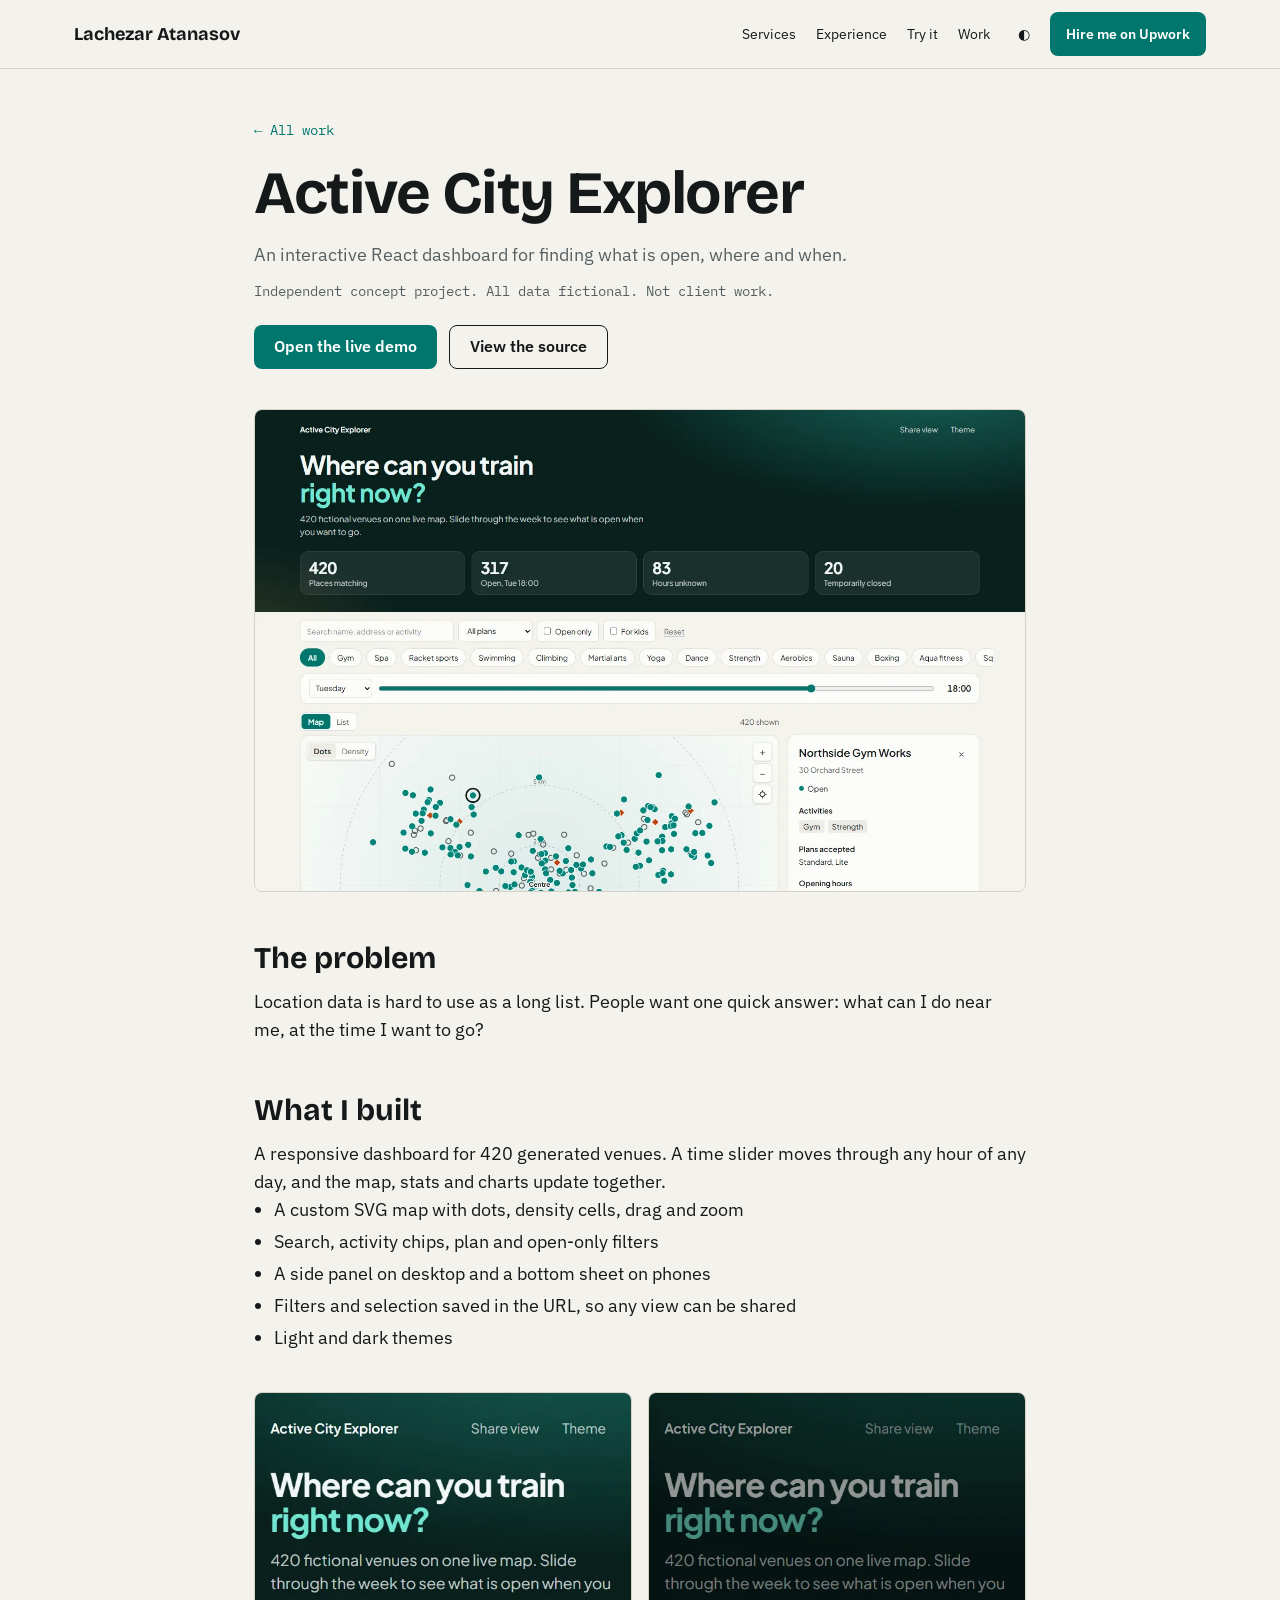
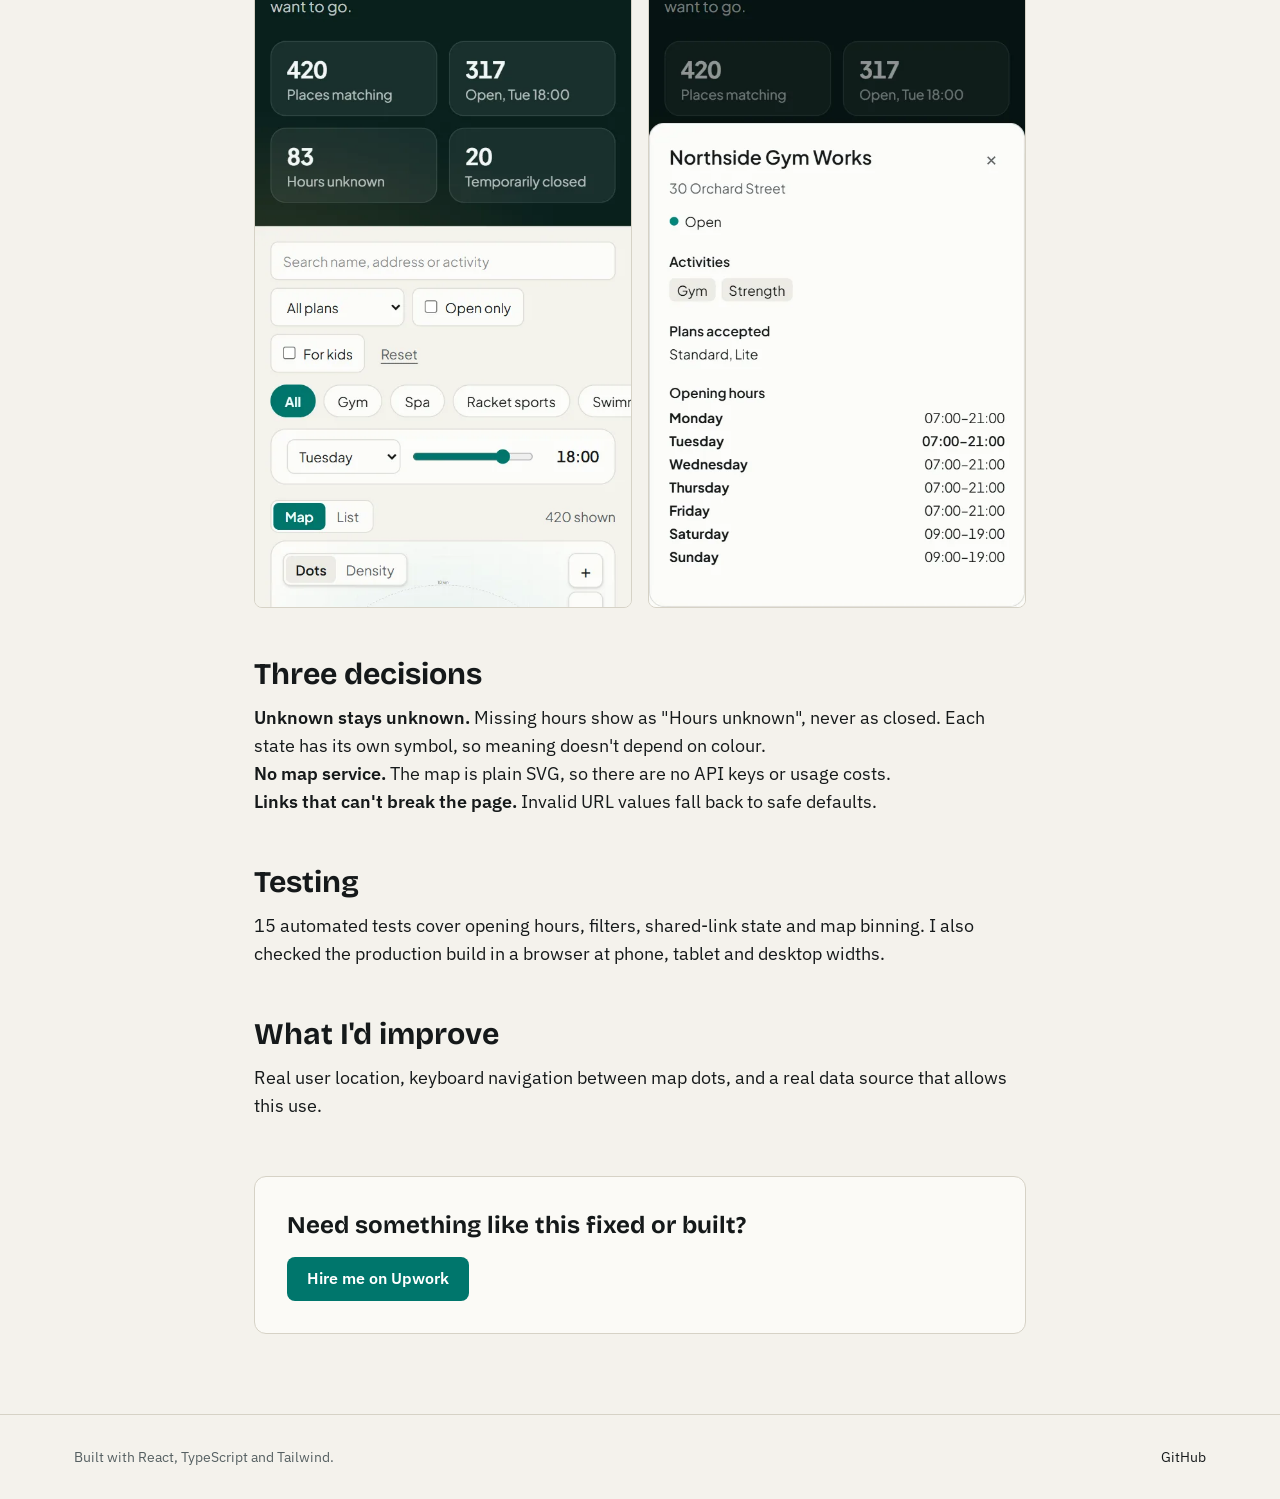
<file: work/active-city-explorer/index.html>
<!doctype html>
<html lang="en">
  <head>
    <meta charset="UTF-8" />
    <meta name="viewport" content="width=device-width, initial-scale=1.0" />
    <meta name="theme-color" content="#f4f2ec" />
    <link rel="icon" href="/favicon.svg" type="image/svg+xml" />
    <title>Active City Explorer case study | Lachezar Atanasov</title>
    <meta name="description" content="How I built an interactive React dashboard with a time slider, a custom SVG map and a mobile bottom sheet. Independent concept project." />
    <link rel="canonical" href="https://lachezar-atanasov.github.io/work/active-city-explorer/" />
    <meta property="og:type" content="website" />
    <meta property="og:title" content="Active City Explorer case study | Lachezar Atanasov" />
    <meta property="og:description" content="How I built an interactive React dashboard with a time slider, a custom SVG map and a mobile bottom sheet. Independent concept project." />
    <meta property="og:url" content="https://lachezar-atanasov.github.io/work/active-city-explorer/" />
    <meta property="og:image" content="https://lachezar-atanasov.github.io/images/explorer-desktop.webp" />
    <script>
      document.documentElement.classList.add('js');
      try {
        const saved = localStorage.getItem('theme');
        if (saved) document.documentElement.dataset.theme = saved;
      } catch {}
    </script>
    <script type="module" crossorigin src="/assets/index-C8OFDPeB.js"></script>
    <link rel="stylesheet" crossorigin href="/assets/index-B-e2Iupa.css">
  </head>
  <body>
    <div id="root"><link rel="preload" as="image" href="/images/explorer-desktop.webp" fetchPriority="high"/><div aria-hidden="true" class="scroll-bar"></div><header class="sticky top-0 z-20 border-b border-line bg-paper/95 backdrop-blur-sm"><div class="mx-auto flex h-[68px] max-w-[1180px] items-center justify-between gap-3 px-4 sm:px-6"><a href="/" class="flex min-h-11 items-center whitespace-nowrap font-display text-lg font-bold text-ink no-underline">Lachezar Atanasov</a><nav aria-label="Main" class="flex items-center gap-1 text-sm"><a class="hidden min-h-11 items-center px-2 text-ink no-underline hover:text-accent sm:inline-flex" href="/#services">Services</a><a class="hidden min-h-11 items-center px-2 text-ink no-underline hover:text-accent sm:inline-flex" href="/#experience">Experience</a><a class="hidden min-h-11 items-center px-2 text-ink no-underline hover:text-accent sm:inline-flex" href="/#demos">Try it</a><a class="hidden min-h-11 items-center px-2 text-ink no-underline hover:text-accent sm:inline-flex" href="/#work">Work</a><button type="button" aria-label="Switch colour theme" class="flex h-11 w-11 items-center justify-center rounded-lg text-ink hover:bg-raised">◐</button><a href="https://www.upwork.com/freelancers/~01a9d70792acf01cc1" target="_blank" rel="noopener noreferrer" class="inline-flex min-h-11 items-center justify-center rounded-lg px-5 font-semibold no-underline bg-accent text-on-accent hover:opacity-90 whitespace-nowrap !px-3 text-sm sm:!px-4"><span class="sm:hidden">Hire me</span><span class="hidden sm:inline">Hire me on Upwork</span></a></nav></div></header><main class="mx-auto max-w-[820px] px-4 pt-12 sm:px-6"><a href="/#work" class="font-mono text-sm text-accent">← All work</a><h1 class="m-0 mt-5 font-display text-5xl font-bold leading-[1.05] tracking-tight sm:text-6xl">Active City Explorer</h1><p class="m-0 mt-4 text-lg text-muted">An interactive React dashboard for finding what is open, where and when.</p><p class="m-0 mt-3 font-mono text-sm text-muted">Independent concept project. All data fictional. Not client work.</p><div class="mt-6 flex flex-wrap gap-3"><a href="https://lachezar-atanasov.github.io/active-city-explorer/" target="_blank" rel="noopener noreferrer" class="inline-flex min-h-11 items-center justify-center rounded-lg px-5 font-semibold no-underline bg-accent text-on-accent hover:opacity-90">Open the live demo</a><a href="https://github.com/lachezar-atanasov/active-city-explorer" target="_blank" rel="noopener noreferrer" class="inline-flex min-h-11 items-center justify-center rounded-lg px-5 font-semibold no-underline border border-ink text-ink hover:bg-raised">View the source</a></div><img src="/images/explorer-desktop.webp" width="1440" height="900" fetchPriority="high" alt="Dashboard with stats, filters, map and venue details" class="mt-10 block h-auto w-full rounded-lg border border-line"/><section class="mt-12"><h2 class="m-0 font-display text-2xl font-bold sm:text-3xl">The problem</h2><div class="mt-3 space-y-3 text-lg"><p class="m-0">Location data is hard to use as a long list. People want one quick answer: what can I do near me, at the time I want to go?</p></div></section><section class="mt-12"><h2 class="m-0 font-display text-2xl font-bold sm:text-3xl">What I built</h2><div class="mt-3 space-y-3 text-lg"><p class="m-0">A responsive dashboard for 420 generated venues. A time slider moves through any hour of any day, and the map, stats and charts update together.</p><ul class="m-0 list-disc space-y-1 pl-5"><li>A custom SVG map with dots, density cells, drag and zoom</li><li>Search, activity chips, plan and open-only filters</li><li>A side panel on desktop and a bottom sheet on phones</li><li>Filters and selection saved in the URL, so any view can be shared</li><li>Light and dark themes</li></ul></div></section><div class="mt-10 grid grid-cols-2 gap-4"><img src="/images/explorer-mobile.webp" width="585" height="1266" loading="lazy" alt="Dashboard at phone width" class="block h-auto w-full rounded-lg border border-line"/><img src="/images/explorer-detail.webp" width="585" height="1266" loading="lazy" alt="Venue details in a bottom sheet" class="block h-auto w-full rounded-lg border border-line"/></div><section class="mt-12"><h2 class="m-0 font-display text-2xl font-bold sm:text-3xl">Three decisions</h2><div class="mt-3 space-y-3 text-lg"><p class="m-0"><strong>Unknown stays unknown.</strong> Missing hours show as &quot;Hours unknown&quot;, never as closed. Each state has its own symbol, so meaning doesn&#x27;t depend on colour.</p><p class="m-0"><strong>No map service.</strong> The map is plain SVG, so there are no API keys or usage costs.</p><p class="m-0"><strong>Links that can&#x27;t break the page.</strong> Invalid URL values fall back to safe defaults.</p></div></section><section class="mt-12"><h2 class="m-0 font-display text-2xl font-bold sm:text-3xl">Testing</h2><div class="mt-3 space-y-3 text-lg"><p class="m-0">15 automated tests cover opening hours, filters, shared-link state and map binning. I also checked the production build in a browser at phone, tablet and desktop widths.</p></div></section><section class="mt-12"><h2 class="m-0 font-display text-2xl font-bold sm:text-3xl">What I&#x27;d improve</h2><div class="mt-3 space-y-3 text-lg"><p class="m-0">Real user location, keyboard navigation between map dots, and a real data source that allows this use.</p></div></section><div class="mt-14 rounded-xl border border-line bg-surface p-6 sm:p-8"><h2 class="m-0 font-display text-2xl font-bold">Need something like this fixed or built?</h2><a href="https://www.upwork.com/freelancers/~01a9d70792acf01cc1" target="_blank" rel="noopener noreferrer" class="inline-flex min-h-11 items-center justify-center rounded-lg px-5 font-semibold no-underline bg-accent text-on-accent hover:opacity-90 mt-4">Hire me on Upwork</a></div></main><footer class="mt-20 border-t border-line"><div class="mx-auto flex max-w-[1180px] flex-wrap justify-between gap-3 px-4 py-8 text-sm text-muted sm:px-6"><span>Built with React, TypeScript and Tailwind.</span><a href="https://github.com/lachezar-atanasov" target="_blank" rel="noopener noreferrer" class="text-ink underline-offset-4">GitHub</a></div></footer><dialog aria-label="Search the site" class="palette m-auto mt-[12vh] w-[min(560px,calc(100vw-32px))] rounded-2xl border border-line bg-surface p-0 text-ink shadow-2xl"></dialog></div>
  </body>
</html>
</file>
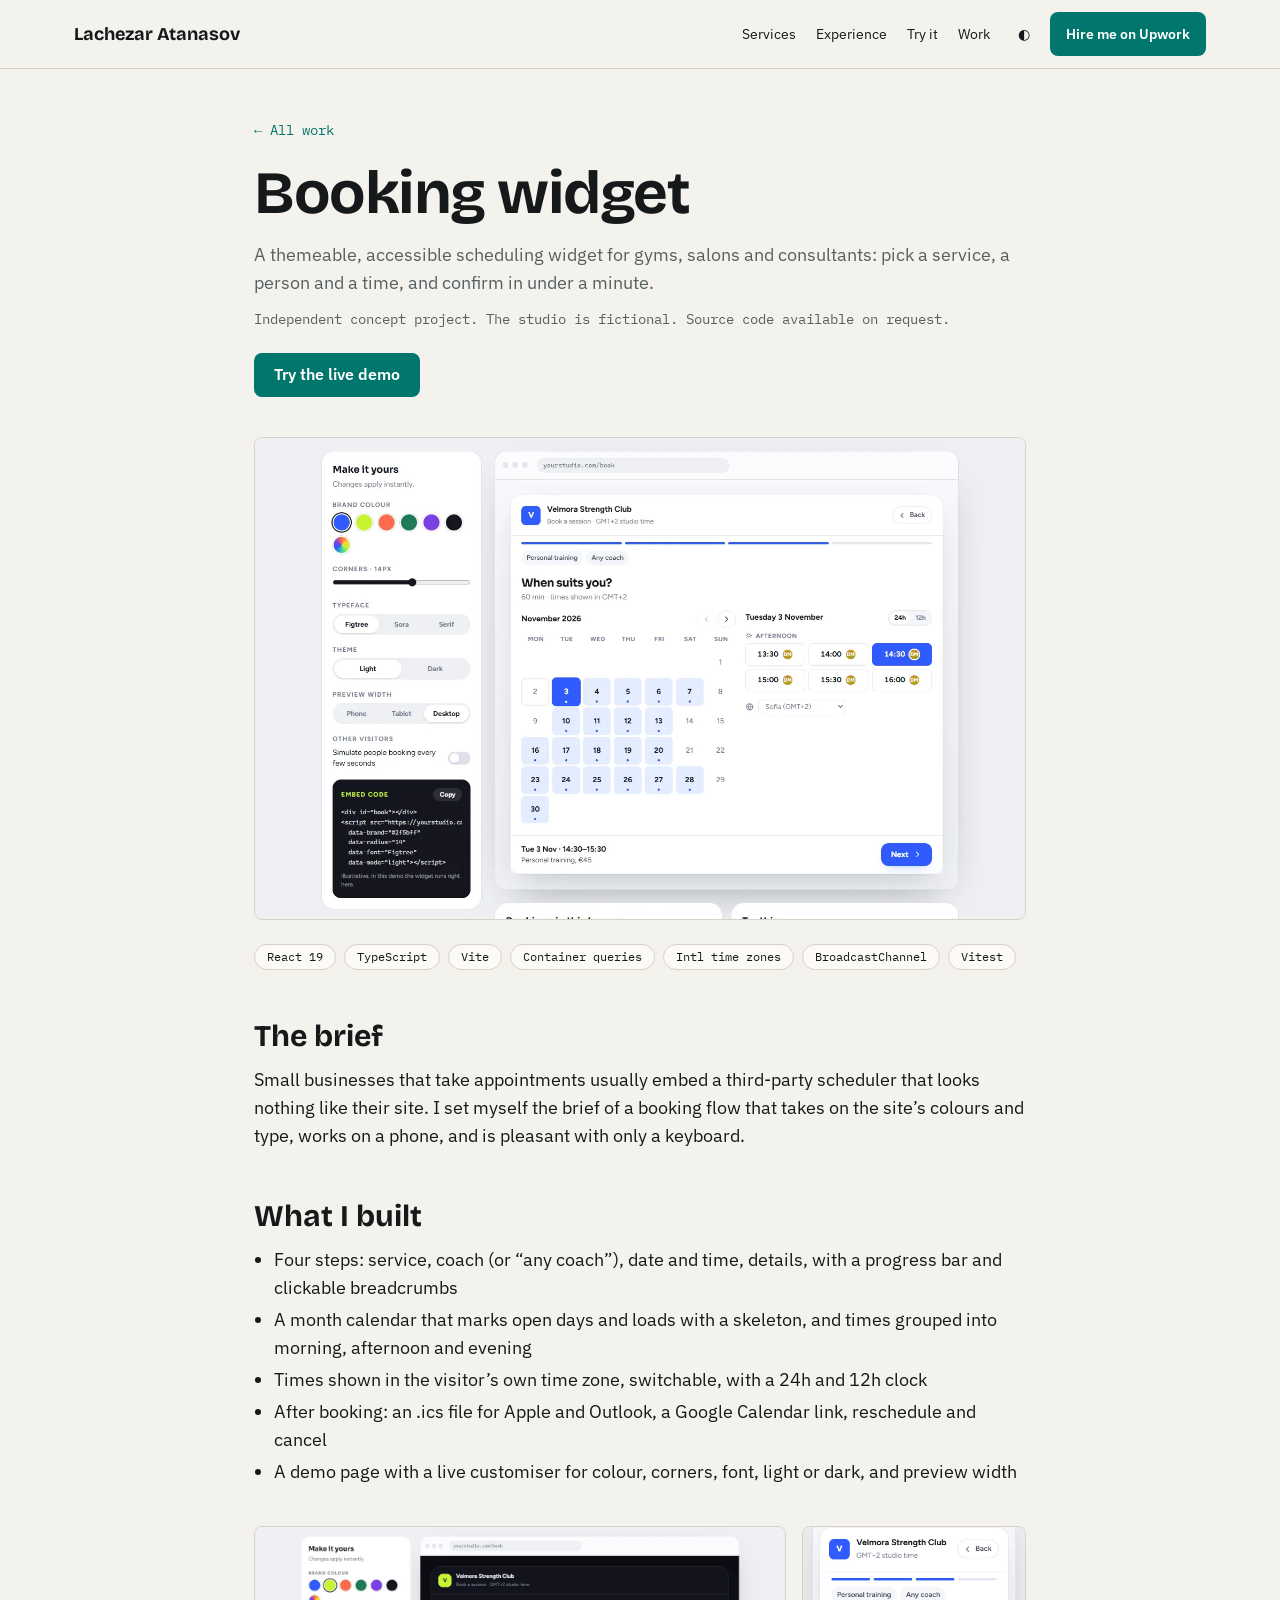
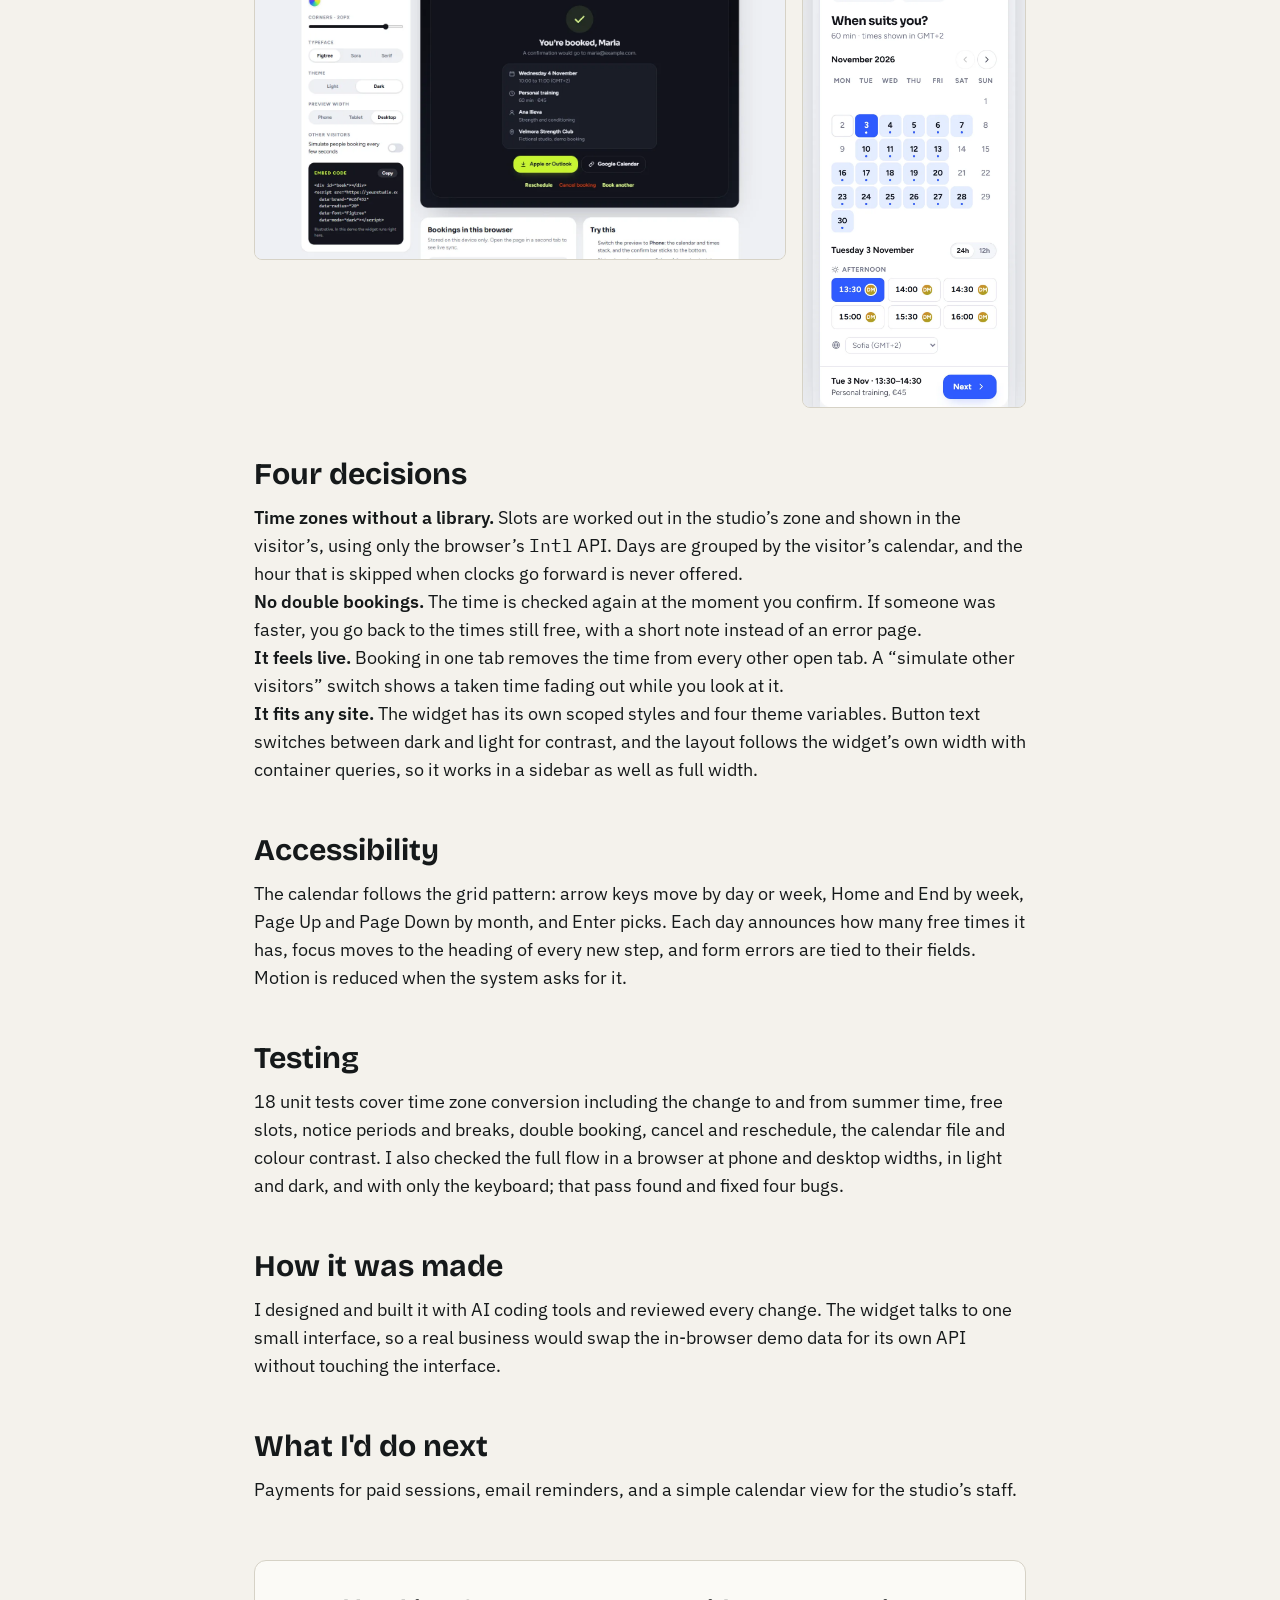
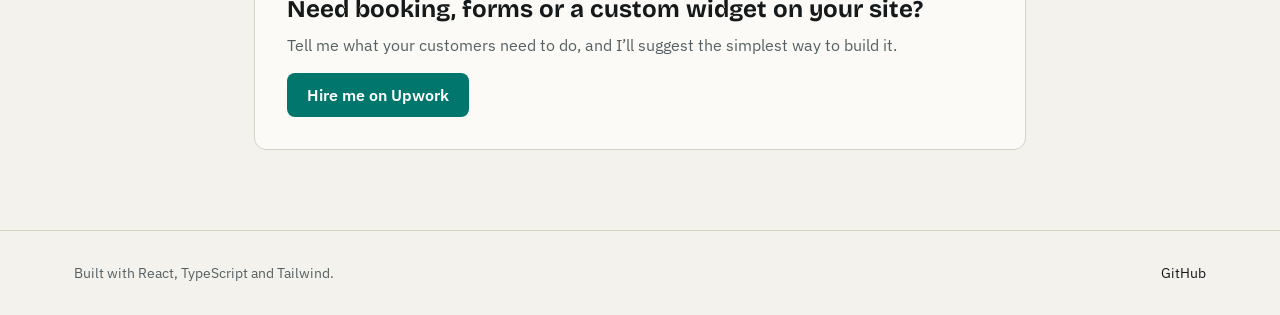
<file: work/booking-widget/index.html>
<!doctype html>
<html lang="en">
  <head>
    <meta charset="UTF-8" />
    <meta name="viewport" content="width=device-width, initial-scale=1.0" />
    <meta name="theme-color" content="#f4f2ec" />
    <link rel="icon" href="/favicon.svg" type="image/svg+xml" />
    <title>Booking widget case study | Lachezar Atanasov</title>
    <meta name="description" content="A themeable, accessible booking widget in React and TypeScript: time zones without a library, live updates across tabs, a keyboard calendar and no double bookings. Concept project." />
    <link rel="canonical" href="https://lachezar-atanasov.github.io/work/booking-widget/" />
    <meta property="og:type" content="website" />
    <meta property="og:title" content="Booking widget case study | Lachezar Atanasov" />
    <meta property="og:description" content="A themeable, accessible booking widget in React and TypeScript: time zones without a library, live updates across tabs, a keyboard calendar and no double bookings. Concept project." />
    <meta property="og:url" content="https://lachezar-atanasov.github.io/work/booking-widget/" />
    <meta property="og:image" content="https://lachezar-atanasov.github.io/images/explorer-desktop.webp" />
    <script>
      document.documentElement.classList.add('js');
      try {
        const saved = localStorage.getItem('theme');
        if (saved) document.documentElement.dataset.theme = saved;
      } catch {}
    </script>
    <script type="module" crossorigin src="/assets/index-C8OFDPeB.js"></script>
    <link rel="stylesheet" crossorigin href="/assets/index-B-e2Iupa.css">
  </head>
  <body>
    <div id="root"><link rel="preload" as="image" href="/images/bw-time.webp" fetchPriority="high"/><div aria-hidden="true" class="scroll-bar"></div><header class="sticky top-0 z-20 border-b border-line bg-paper/95 backdrop-blur-sm"><div class="mx-auto flex h-[68px] max-w-[1180px] items-center justify-between gap-3 px-4 sm:px-6"><a href="/" class="flex min-h-11 items-center whitespace-nowrap font-display text-lg font-bold text-ink no-underline">Lachezar Atanasov</a><nav aria-label="Main" class="flex items-center gap-1 text-sm"><a class="hidden min-h-11 items-center px-2 text-ink no-underline hover:text-accent sm:inline-flex" href="/#services">Services</a><a class="hidden min-h-11 items-center px-2 text-ink no-underline hover:text-accent sm:inline-flex" href="/#experience">Experience</a><a class="hidden min-h-11 items-center px-2 text-ink no-underline hover:text-accent sm:inline-flex" href="/#demos">Try it</a><a class="hidden min-h-11 items-center px-2 text-ink no-underline hover:text-accent sm:inline-flex" href="/#work">Work</a><button type="button" aria-label="Switch colour theme" class="flex h-11 w-11 items-center justify-center rounded-lg text-ink hover:bg-raised">◐</button><a href="https://www.upwork.com/freelancers/~01a9d70792acf01cc1" target="_blank" rel="noopener noreferrer" class="inline-flex min-h-11 items-center justify-center rounded-lg px-5 font-semibold no-underline bg-accent text-on-accent hover:opacity-90 whitespace-nowrap !px-3 text-sm sm:!px-4"><span class="sm:hidden">Hire me</span><span class="hidden sm:inline">Hire me on Upwork</span></a></nav></div></header><main class="mx-auto max-w-[820px] px-4 pt-12 sm:px-6"><a href="/#work" class="font-mono text-sm text-accent">← All work</a><h1 class="m-0 mt-5 font-display text-5xl font-bold leading-[1.05] tracking-tight sm:text-6xl">Booking widget</h1><p class="m-0 mt-4 text-lg text-muted">A themeable, accessible scheduling widget for gyms, salons and consultants: pick a service, a person and a time, and confirm in under a minute.</p><p class="m-0 mt-3 font-mono text-sm text-muted">Independent concept project. The studio is fictional. Source code available on request.</p><div class="mt-6"><a href="https://lachezar-atanasov.github.io/booking-widget-demo/" target="_blank" rel="noopener noreferrer" class="inline-flex min-h-11 items-center justify-center rounded-lg px-5 font-semibold no-underline bg-accent text-on-accent hover:opacity-90">Try the live demo</a></div><img src="/images/bw-time.webp" width="1440" height="900" fetchPriority="high" alt="The booking widget on its demo page: a customiser on the left, and on the right a month calendar, afternoon times and a Next bar for Tuesday 3 November" class="mt-10 block h-auto w-full rounded-lg border border-line"/><ul class="m-0 mt-6 flex list-none flex-wrap gap-2 p-0" aria-label="Built with"><li class="pill rounded-full border border-line bg-surface px-3 py-1 font-mono text-xs">React 19</li><li class="pill rounded-full border border-line bg-surface px-3 py-1 font-mono text-xs">TypeScript</li><li class="pill rounded-full border border-line bg-surface px-3 py-1 font-mono text-xs">Vite</li><li class="pill rounded-full border border-line bg-surface px-3 py-1 font-mono text-xs">Container queries</li><li class="pill rounded-full border border-line bg-surface px-3 py-1 font-mono text-xs">Intl time zones</li><li class="pill rounded-full border border-line bg-surface px-3 py-1 font-mono text-xs">BroadcastChannel</li><li class="pill rounded-full border border-line bg-surface px-3 py-1 font-mono text-xs">Vitest</li></ul><section class="mt-12"><h2 class="m-0 font-display text-2xl font-bold sm:text-3xl">The brief</h2><div class="mt-3 space-y-3 text-lg"><p class="m-0">Small businesses that take appointments usually embed a third-party scheduler that looks nothing like their site. I set myself the brief of a booking flow that takes on the site’s colours and type, works on a phone, and is pleasant with only a keyboard.</p></div></section><section class="mt-12"><h2 class="m-0 font-display text-2xl font-bold sm:text-3xl">What I built</h2><div class="mt-3 space-y-3 text-lg"><ul class="m-0 list-disc space-y-1 pl-5"><li>Four steps: service, coach (or “any coach”), date and time, details, with a progress bar and clickable breadcrumbs</li><li>A month calendar that marks open days and loads with a skeleton, and times grouped into morning, afternoon and evening</li><li>Times shown in the visitor’s own time zone, switchable, with a 24h and 12h clock</li><li>After booking: an .ics file for Apple and Outlook, a Google Calendar link, reschedule and cancel</li><li>A demo page with a live customiser for colour, corners, font, light or dark, and preview width</li></ul></div></section><div class="mt-10 grid grid-cols-[minmax(0,1fr)_minmax(0,0.42fr)] items-start gap-4"><img src="/images/bw-done-dark.webp" width="1440" height="900" loading="lazy" alt="The confirmation screen in a dark theme with a lime brand colour: summary, add to calendar buttons, reschedule and cancel" class="block h-auto w-full rounded-lg border border-line"/><img src="/images/bw-phone.webp" width="780" height="1688" loading="lazy" alt="The widget on a phone: the calendar above the times, and a sticky bar with the chosen time and a Next button" class="block h-auto w-full rounded-lg border border-line"/></div><section class="mt-12"><h2 class="m-0 font-display text-2xl font-bold sm:text-3xl">Four decisions</h2><div class="mt-3 space-y-3 text-lg"><p class="m-0"><strong>Time zones without a library.</strong> Slots are worked out in the studio’s zone and shown in the visitor’s, using only the browser’s <code>Intl</code> API. Days are grouped by the visitor’s calendar, and the hour that is skipped when clocks go forward is never offered.</p><p class="m-0"><strong>No double bookings.</strong> The time is checked again at the moment you confirm. If someone was faster, you go back to the times still free, with a short note instead of an error page.</p><p class="m-0"><strong>It feels live.</strong> Booking in one tab removes the time from every other open tab. A “simulate other visitors” switch shows a taken time fading out while you look at it.</p><p class="m-0"><strong>It fits any site.</strong> The widget has its own scoped styles and four theme variables. Button text switches between dark and light for contrast, and the layout follows the widget’s own width with container queries, so it works in a sidebar as well as full width.</p></div></section><section class="mt-12"><h2 class="m-0 font-display text-2xl font-bold sm:text-3xl">Accessibility</h2><div class="mt-3 space-y-3 text-lg"><p class="m-0">The calendar follows the grid pattern: arrow keys move by day or week, Home and End by week, Page Up and Page Down by month, and Enter picks. Each day announces how many free times it has, focus moves to the heading of every new step, and form errors are tied to their fields. Motion is reduced when the system asks for it.</p></div></section><section class="mt-12"><h2 class="m-0 font-display text-2xl font-bold sm:text-3xl">Testing</h2><div class="mt-3 space-y-3 text-lg"><p class="m-0">18 unit tests cover time zone conversion including the change to and from summer time, free slots, notice periods and breaks, double booking, cancel and reschedule, the calendar file and colour contrast. I also checked the full flow in a browser at phone and desktop widths, in light and dark, and with only the keyboard; that pass found and fixed four bugs.</p></div></section><section class="mt-12"><h2 class="m-0 font-display text-2xl font-bold sm:text-3xl">How it was made</h2><div class="mt-3 space-y-3 text-lg"><p class="m-0">I designed and built it with AI coding tools and reviewed every change. The widget talks to one small interface, so a real business would swap the in-browser demo data for its own API without touching the interface.</p></div></section><section class="mt-12"><h2 class="m-0 font-display text-2xl font-bold sm:text-3xl">What I&#x27;d do next</h2><div class="mt-3 space-y-3 text-lg"><p class="m-0">Payments for paid sessions, email reminders, and a simple calendar view for the studio’s staff.</p></div></section><div class="mt-14 rounded-xl border border-line bg-surface p-6 sm:p-8"><h2 class="m-0 font-display text-2xl font-bold">Need booking, forms or a custom widget on your site?</h2><p class="m-0 mt-2 text-muted">Tell me what your customers need to do, and I’ll suggest the simplest way to build it.</p><a href="https://www.upwork.com/freelancers/~01a9d70792acf01cc1" target="_blank" rel="noopener noreferrer" class="inline-flex min-h-11 items-center justify-center rounded-lg px-5 font-semibold no-underline bg-accent text-on-accent hover:opacity-90 mt-4">Hire me on Upwork</a></div></main><footer class="mt-20 border-t border-line"><div class="mx-auto flex max-w-[1180px] flex-wrap justify-between gap-3 px-4 py-8 text-sm text-muted sm:px-6"><span>Built with React, TypeScript and Tailwind.</span><a href="https://github.com/lachezar-atanasov" target="_blank" rel="noopener noreferrer" class="text-ink underline-offset-4">GitHub</a></div></footer><dialog aria-label="Search the site" class="palette m-auto mt-[12vh] w-[min(560px,calc(100vw-32px))] rounded-2xl border border-line bg-surface p-0 text-ink shadow-2xl"></dialog></div>
  </body>
</html>
</file>
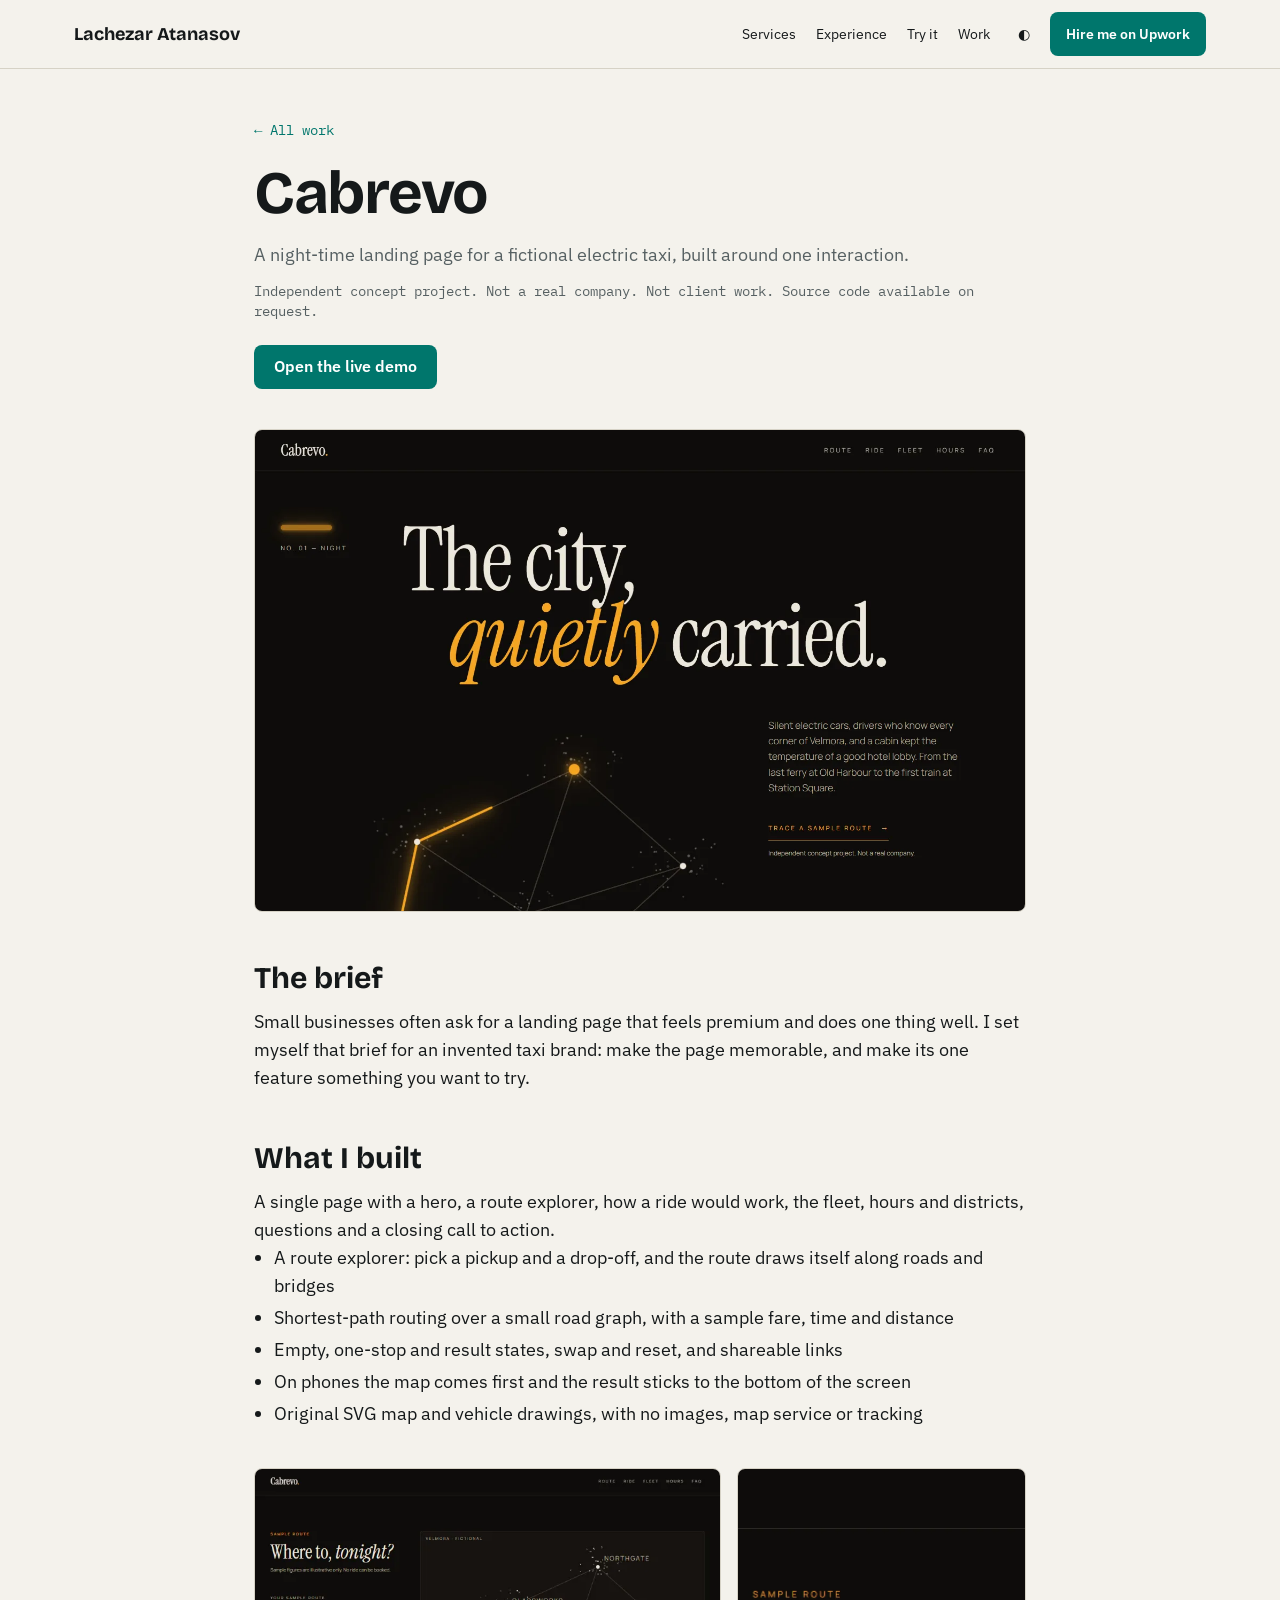
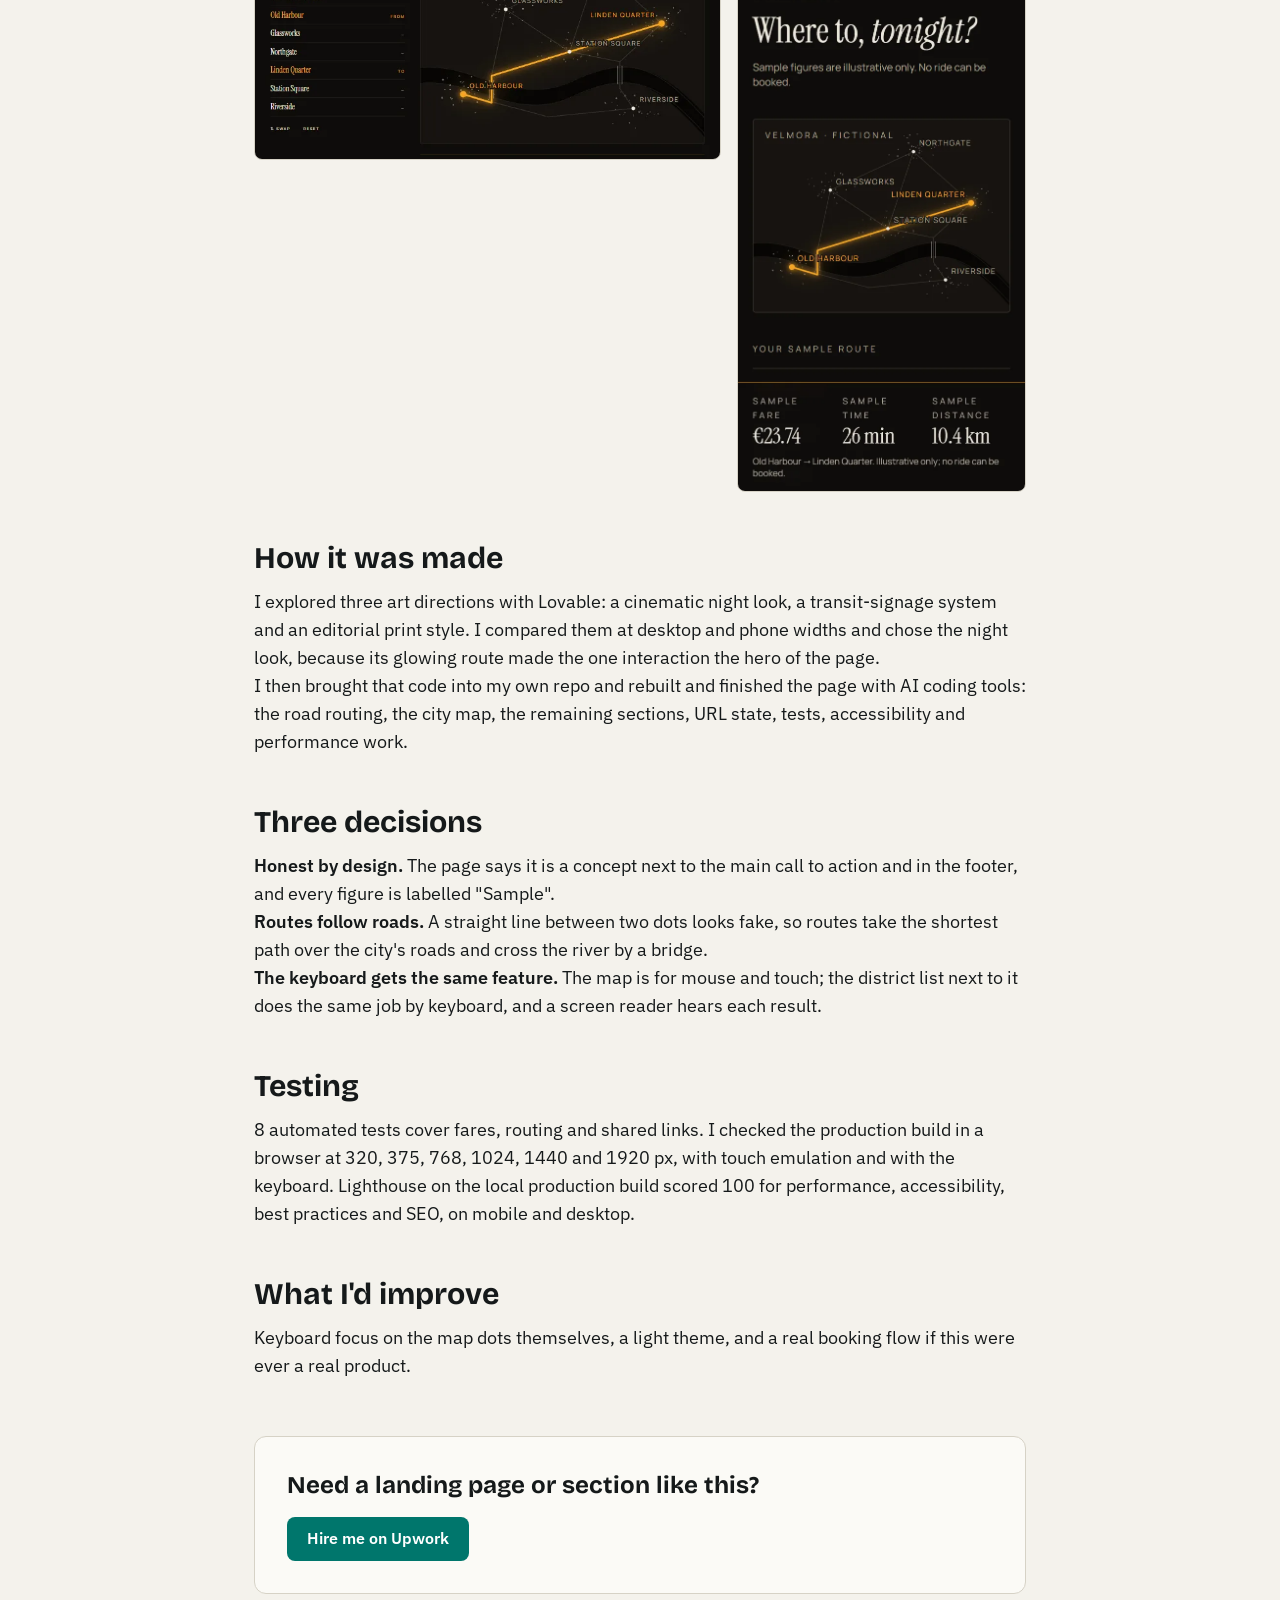
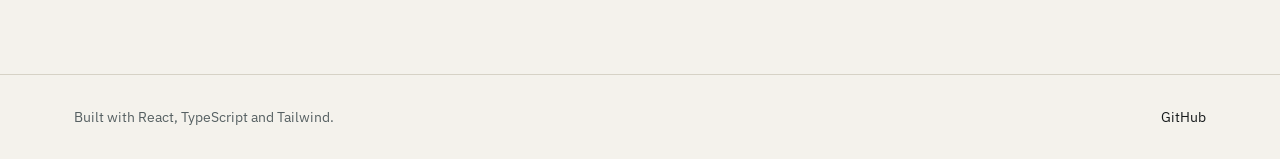
<file: work/cabrevo/index.html>
<!doctype html>
<html lang="en">
  <head>
    <meta charset="UTF-8" />
    <meta name="viewport" content="width=device-width, initial-scale=1.0" />
    <meta name="theme-color" content="#f4f2ec" />
    <link rel="icon" href="/favicon.svg" type="image/svg+xml" />
    <title>Cabrevo case study | Lachezar Atanasov</title>
    <meta name="description" content="How I designed and built a night-time landing page with an interactive route explorer for a fictional electric taxi. Independent concept project." />
    <link rel="canonical" href="https://lachezar-atanasov.github.io/work/cabrevo/" />
    <meta property="og:type" content="website" />
    <meta property="og:title" content="Cabrevo case study | Lachezar Atanasov" />
    <meta property="og:description" content="How I designed and built a night-time landing page with an interactive route explorer for a fictional electric taxi. Independent concept project." />
    <meta property="og:url" content="https://lachezar-atanasov.github.io/work/cabrevo/" />
    <meta property="og:image" content="https://lachezar-atanasov.github.io/images/explorer-desktop.webp" />
    <script>
      document.documentElement.classList.add('js');
      try {
        const saved = localStorage.getItem('theme');
        if (saved) document.documentElement.dataset.theme = saved;
      } catch {}
    </script>
    <script type="module" crossorigin src="/assets/index-C8OFDPeB.js"></script>
    <link rel="stylesheet" crossorigin href="/assets/index-B-e2Iupa.css">
  </head>
  <body>
    <div id="root"><link rel="preload" as="image" imageSrcSet="/images/cabrevo-hero-720.webp 720w, /images/cabrevo-hero.webp 1440w" imageSizes="(min-width: 820px) 772px, 100vw" fetchPriority="high"/><div aria-hidden="true" class="scroll-bar"></div><header class="sticky top-0 z-20 border-b border-line bg-paper/95 backdrop-blur-sm"><div class="mx-auto flex h-[68px] max-w-[1180px] items-center justify-between gap-3 px-4 sm:px-6"><a href="/" class="flex min-h-11 items-center whitespace-nowrap font-display text-lg font-bold text-ink no-underline">Lachezar Atanasov</a><nav aria-label="Main" class="flex items-center gap-1 text-sm"><a class="hidden min-h-11 items-center px-2 text-ink no-underline hover:text-accent sm:inline-flex" href="/#services">Services</a><a class="hidden min-h-11 items-center px-2 text-ink no-underline hover:text-accent sm:inline-flex" href="/#experience">Experience</a><a class="hidden min-h-11 items-center px-2 text-ink no-underline hover:text-accent sm:inline-flex" href="/#demos">Try it</a><a class="hidden min-h-11 items-center px-2 text-ink no-underline hover:text-accent sm:inline-flex" href="/#work">Work</a><button type="button" aria-label="Switch colour theme" class="flex h-11 w-11 items-center justify-center rounded-lg text-ink hover:bg-raised">◐</button><a href="https://www.upwork.com/freelancers/~01a9d70792acf01cc1" target="_blank" rel="noopener noreferrer" class="inline-flex min-h-11 items-center justify-center rounded-lg px-5 font-semibold no-underline bg-accent text-on-accent hover:opacity-90 whitespace-nowrap !px-3 text-sm sm:!px-4"><span class="sm:hidden">Hire me</span><span class="hidden sm:inline">Hire me on Upwork</span></a></nav></div></header><main class="mx-auto max-w-[820px] px-4 pt-12 sm:px-6"><a href="/#work" class="font-mono text-sm text-accent">← All work</a><h1 class="m-0 mt-5 font-display text-5xl font-bold leading-[1.05] tracking-tight sm:text-6xl">Cabrevo</h1><p class="m-0 mt-4 text-lg text-muted">A night-time landing page for a fictional electric taxi, built around one interaction.</p><p class="m-0 mt-3 font-mono text-sm text-muted">Independent concept project. Not a real company. Not client work. Source code available on request.</p><div class="mt-6 flex flex-wrap gap-3"><a href="https://lachezar-atanasov.github.io/cabrevo-taxi/" target="_blank" rel="noopener noreferrer" class="inline-flex min-h-11 items-center justify-center rounded-lg px-5 font-semibold no-underline bg-accent text-on-accent hover:opacity-90">Open the live demo</a></div><img src="/images/cabrevo-hero.webp" srcSet="/images/cabrevo-hero-720.webp 720w, /images/cabrevo-hero.webp 1440w" sizes="(min-width: 820px) 772px, 100vw" width="1440" height="900" fetchPriority="high" alt="Cabrevo hero: the headline The city, quietly carried, above a night map of the fictional city" class="mt-10 block h-auto w-full rounded-lg border border-line"/><section class="mt-12"><h2 class="m-0 font-display text-2xl font-bold sm:text-3xl">The brief</h2><div class="mt-3 space-y-3 text-lg"><p class="m-0">Small businesses often ask for a landing page that feels premium and does one thing well. I set myself that brief for an invented taxi brand: make the page memorable, and make its one feature something you want to try.</p></div></section><section class="mt-12"><h2 class="m-0 font-display text-2xl font-bold sm:text-3xl">What I built</h2><div class="mt-3 space-y-3 text-lg"><p class="m-0">A single page with a hero, a route explorer, how a ride would work, the fleet, hours and districts, questions and a closing call to action.</p><ul class="m-0 list-disc space-y-1 pl-5"><li>A route explorer: pick a pickup and a drop-off, and the route draws itself along roads and bridges</li><li>Shortest-path routing over a small road graph, with a sample fare, time and distance</li><li>Empty, one-stop and result states, swap and reset, and shareable links</li><li>On phones the map comes first and the result sticks to the bottom of the screen</li><li>Original SVG map and vehicle drawings, with no images, map service or tracking</li></ul></div></section><div class="mt-10 grid grid-cols-[minmax(0,1fr)_minmax(0,0.62fr)] items-start gap-4"><img src="/images/cabrevo-explorer.webp" srcSet="/images/cabrevo-explorer-720.webp 720w, /images/cabrevo-explorer.webp 1440w" sizes="(min-width: 820px) 480px, 62vw" width="1440" height="900" loading="lazy" alt="Route explorer on desktop with an amber route and the district list" class="block h-auto w-full rounded-lg border border-line"/><img src="/images/cabrevo-mobile.webp" width="585" height="1266" loading="lazy" alt="Route explorer on a phone, with the sample fare, time and distance" class="block h-auto w-full rounded-lg border border-line"/></div><section class="mt-12"><h2 class="m-0 font-display text-2xl font-bold sm:text-3xl">How it was made</h2><div class="mt-3 space-y-3 text-lg"><p class="m-0">I explored three art directions with Lovable: a cinematic night look, a transit-signage system and an editorial print style. I compared them at desktop and phone widths and chose the night look, because its glowing route made the one interaction the hero of the page.</p><p class="m-0">I then brought that code into my own repo and rebuilt and finished the page with AI coding tools: the road routing, the city map, the remaining sections, URL state, tests, accessibility and performance work.</p></div></section><section class="mt-12"><h2 class="m-0 font-display text-2xl font-bold sm:text-3xl">Three decisions</h2><div class="mt-3 space-y-3 text-lg"><p class="m-0"><strong>Honest by design.</strong> The page says it is a concept next to the main call to action and in the footer, and every figure is labelled &quot;Sample&quot;.</p><p class="m-0"><strong>Routes follow roads.</strong> A straight line between two dots looks fake, so routes take the shortest path over the city&#x27;s roads and cross the river by a bridge.</p><p class="m-0"><strong>The keyboard gets the same feature.</strong> The map is for mouse and touch; the district list next to it does the same job by keyboard, and a screen reader hears each result.</p></div></section><section class="mt-12"><h2 class="m-0 font-display text-2xl font-bold sm:text-3xl">Testing</h2><div class="mt-3 space-y-3 text-lg"><p class="m-0">8 automated tests cover fares, routing and shared links. I checked the production build in a browser at 320, 375, 768, 1024, 1440 and 1920 px, with touch emulation and with the keyboard. Lighthouse on the local production build scored 100 for performance, accessibility, best practices and SEO, on mobile and desktop.</p></div></section><section class="mt-12"><h2 class="m-0 font-display text-2xl font-bold sm:text-3xl">What I&#x27;d improve</h2><div class="mt-3 space-y-3 text-lg"><p class="m-0">Keyboard focus on the map dots themselves, a light theme, and a real booking flow if this were ever a real product.</p></div></section><div class="mt-14 rounded-xl border border-line bg-surface p-6 sm:p-8"><h2 class="m-0 font-display text-2xl font-bold">Need a landing page or section like this?</h2><a href="https://www.upwork.com/freelancers/~01a9d70792acf01cc1" target="_blank" rel="noopener noreferrer" class="inline-flex min-h-11 items-center justify-center rounded-lg px-5 font-semibold no-underline bg-accent text-on-accent hover:opacity-90 mt-4">Hire me on Upwork</a></div></main><footer class="mt-20 border-t border-line"><div class="mx-auto flex max-w-[1180px] flex-wrap justify-between gap-3 px-4 py-8 text-sm text-muted sm:px-6"><span>Built with React, TypeScript and Tailwind.</span><a href="https://github.com/lachezar-atanasov" target="_blank" rel="noopener noreferrer" class="text-ink underline-offset-4">GitHub</a></div></footer><dialog aria-label="Search the site" class="palette m-auto mt-[12vh] w-[min(560px,calc(100vw-32px))] rounded-2xl border border-line bg-surface p-0 text-ink shadow-2xl"></dialog></div>
  </body>
</html>
</file>
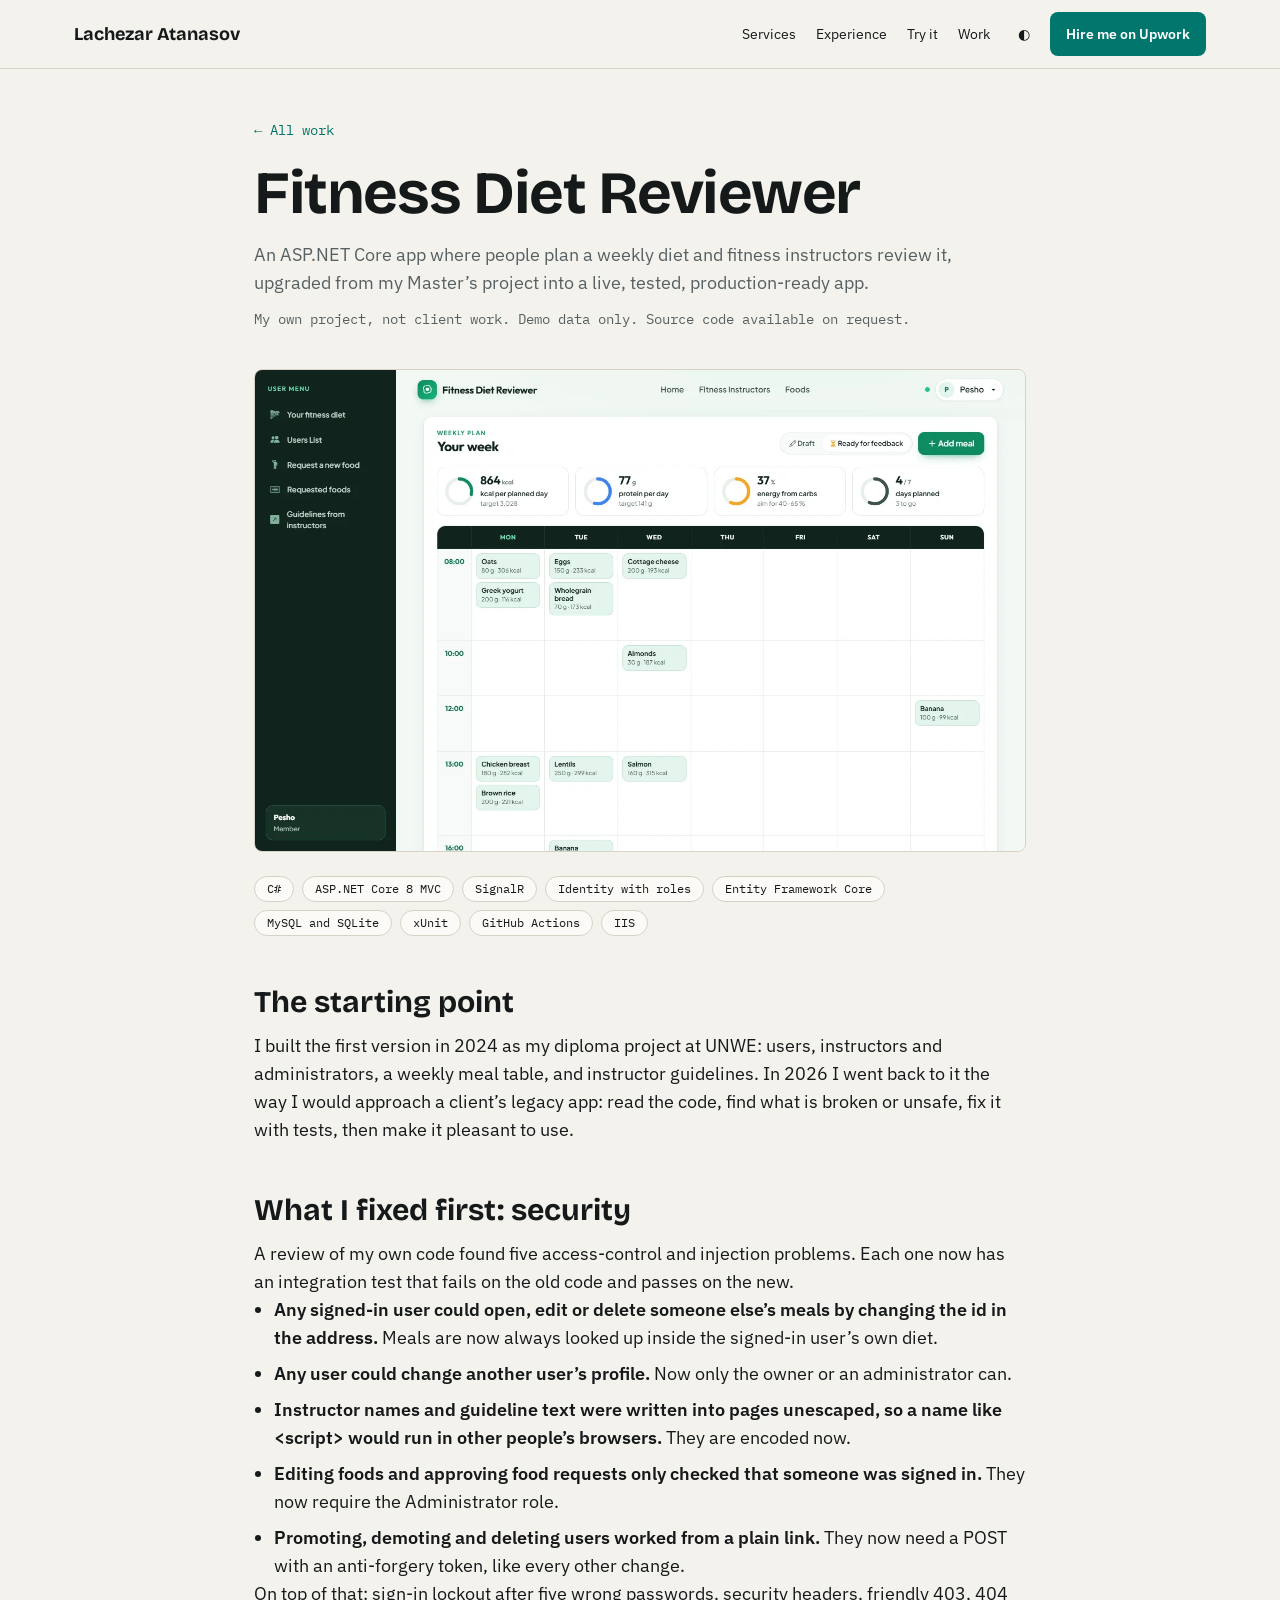
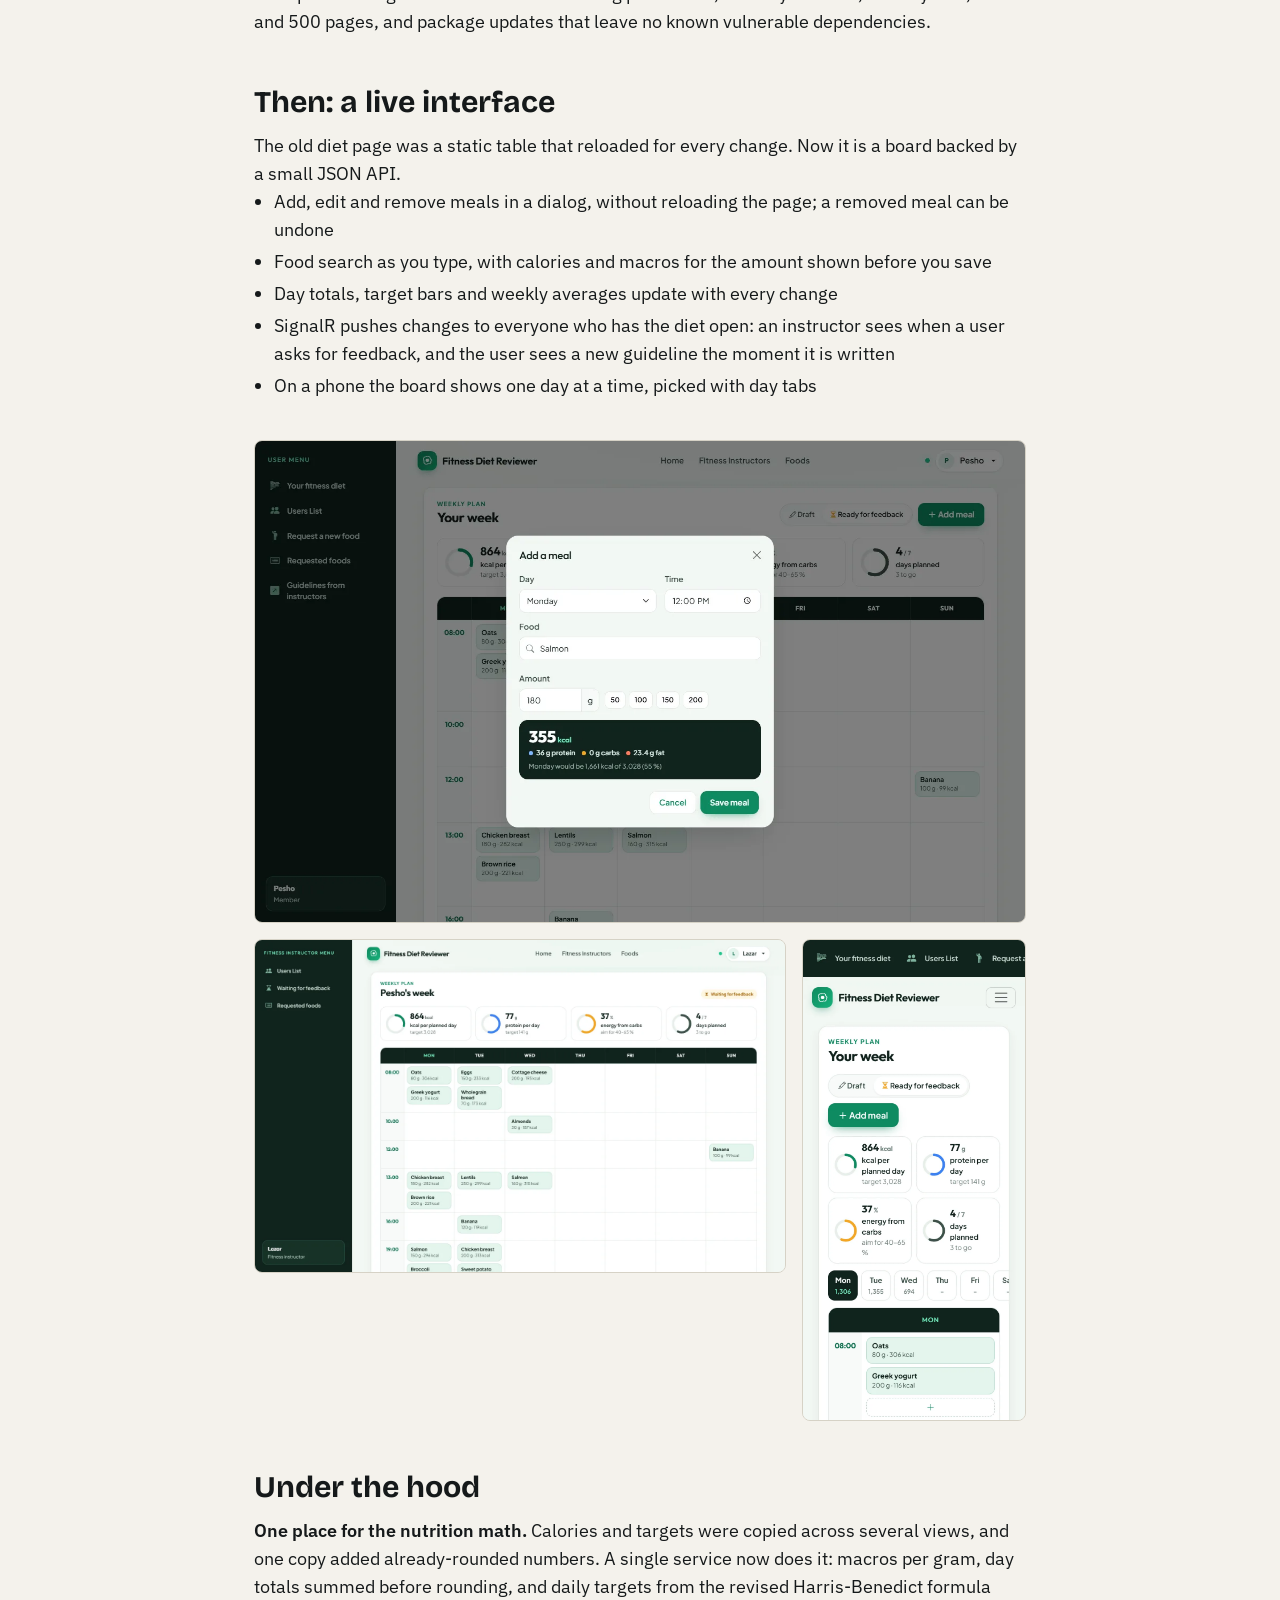
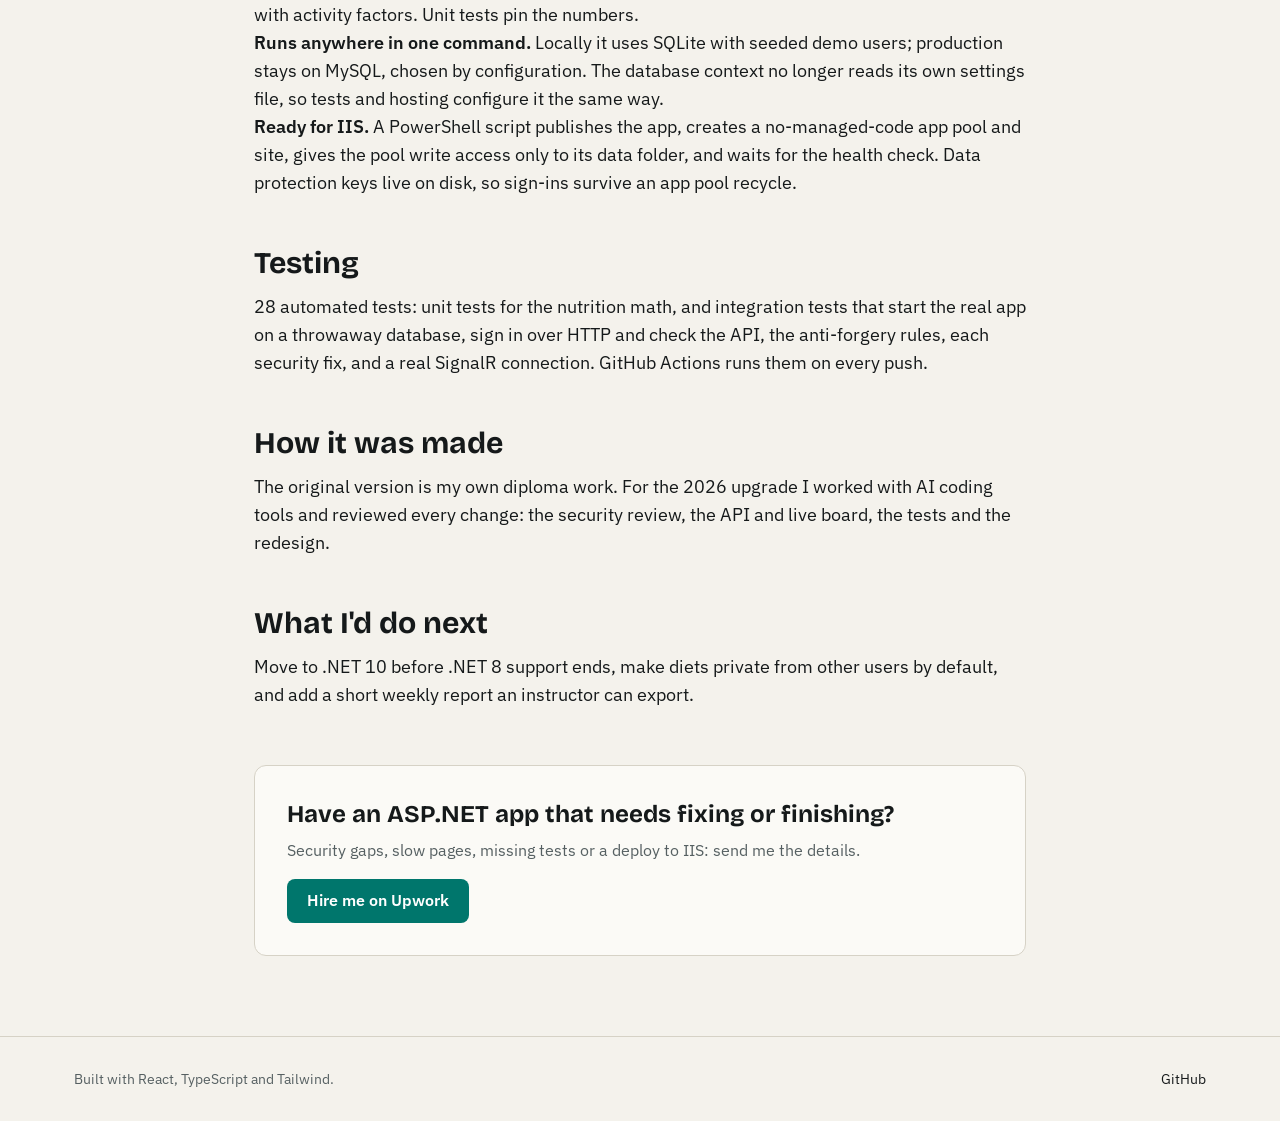
<file: work/fitness-diet-reviewer/index.html>
<!doctype html>
<html lang="en">
  <head>
    <meta charset="UTF-8" />
    <meta name="viewport" content="width=device-width, initial-scale=1.0" />
    <meta name="theme-color" content="#f4f2ec" />
    <link rel="icon" href="/favicon.svg" type="image/svg+xml" />
    <title>Fitness Diet Reviewer case study | Lachezar Atanasov</title>
    <meta name="description" content="How I took my ASP.NET Core diploma project, fixed five security bugs with tests, and turned it into a live app with SignalR, a JSON API and an IIS deploy script." />
    <link rel="canonical" href="https://lachezar-atanasov.github.io/work/fitness-diet-reviewer/" />
    <meta property="og:type" content="website" />
    <meta property="og:title" content="Fitness Diet Reviewer case study | Lachezar Atanasov" />
    <meta property="og:description" content="How I took my ASP.NET Core diploma project, fixed five security bugs with tests, and turned it into a live app with SignalR, a JSON API and an IIS deploy script." />
    <meta property="og:url" content="https://lachezar-atanasov.github.io/work/fitness-diet-reviewer/" />
    <meta property="og:image" content="https://lachezar-atanasov.github.io/images/explorer-desktop.webp" />
    <script>
      document.documentElement.classList.add('js');
      try {
        const saved = localStorage.getItem('theme');
        if (saved) document.documentElement.dataset.theme = saved;
      } catch {}
    </script>
    <script type="module" crossorigin src="/assets/index-C8OFDPeB.js"></script>
    <link rel="stylesheet" crossorigin href="/assets/index-B-e2Iupa.css">
  </head>
  <body>
    <div id="root"><link rel="preload" as="image" href="/images/fdr-board.webp" fetchPriority="high"/><div aria-hidden="true" class="scroll-bar"></div><header class="sticky top-0 z-20 border-b border-line bg-paper/95 backdrop-blur-sm"><div class="mx-auto flex h-[68px] max-w-[1180px] items-center justify-between gap-3 px-4 sm:px-6"><a href="/" class="flex min-h-11 items-center whitespace-nowrap font-display text-lg font-bold text-ink no-underline">Lachezar Atanasov</a><nav aria-label="Main" class="flex items-center gap-1 text-sm"><a class="hidden min-h-11 items-center px-2 text-ink no-underline hover:text-accent sm:inline-flex" href="/#services">Services</a><a class="hidden min-h-11 items-center px-2 text-ink no-underline hover:text-accent sm:inline-flex" href="/#experience">Experience</a><a class="hidden min-h-11 items-center px-2 text-ink no-underline hover:text-accent sm:inline-flex" href="/#demos">Try it</a><a class="hidden min-h-11 items-center px-2 text-ink no-underline hover:text-accent sm:inline-flex" href="/#work">Work</a><button type="button" aria-label="Switch colour theme" class="flex h-11 w-11 items-center justify-center rounded-lg text-ink hover:bg-raised">◐</button><a href="https://www.upwork.com/freelancers/~01a9d70792acf01cc1" target="_blank" rel="noopener noreferrer" class="inline-flex min-h-11 items-center justify-center rounded-lg px-5 font-semibold no-underline bg-accent text-on-accent hover:opacity-90 whitespace-nowrap !px-3 text-sm sm:!px-4"><span class="sm:hidden">Hire me</span><span class="hidden sm:inline">Hire me on Upwork</span></a></nav></div></header><main class="mx-auto max-w-[820px] px-4 pt-12 sm:px-6"><a href="/#work" class="font-mono text-sm text-accent">← All work</a><h1 class="m-0 mt-5 font-display text-5xl font-bold leading-[1.05] tracking-tight sm:text-6xl">Fitness Diet Reviewer</h1><p class="m-0 mt-4 text-lg text-muted">An ASP.NET Core app where people plan a weekly diet and fitness instructors review it, upgraded from my Master’s project into a live, tested, production-ready app.</p><p class="m-0 mt-3 font-mono text-sm text-muted">My own project, not client work. Demo data only. Source code available on request.</p><img src="/images/fdr-board.webp" width="1440" height="900" fetchPriority="high" alt="The weekly diet board: meals by day and time, with average calories, protein, carbohydrate share and days planned at the top" class="mt-10 block h-auto w-full rounded-lg border border-line"/><ul class="m-0 mt-6 flex list-none flex-wrap gap-2 p-0" aria-label="Built with"><li class="pill rounded-full border border-line bg-surface px-3 py-1 font-mono text-xs">C#</li><li class="pill rounded-full border border-line bg-surface px-3 py-1 font-mono text-xs">ASP.NET Core 8 MVC</li><li class="pill rounded-full border border-line bg-surface px-3 py-1 font-mono text-xs">SignalR</li><li class="pill rounded-full border border-line bg-surface px-3 py-1 font-mono text-xs">Identity with roles</li><li class="pill rounded-full border border-line bg-surface px-3 py-1 font-mono text-xs">Entity Framework Core</li><li class="pill rounded-full border border-line bg-surface px-3 py-1 font-mono text-xs">MySQL and SQLite</li><li class="pill rounded-full border border-line bg-surface px-3 py-1 font-mono text-xs">xUnit</li><li class="pill rounded-full border border-line bg-surface px-3 py-1 font-mono text-xs">GitHub Actions</li><li class="pill rounded-full border border-line bg-surface px-3 py-1 font-mono text-xs">IIS</li></ul><section class="mt-12"><h2 class="m-0 font-display text-2xl font-bold sm:text-3xl">The starting point</h2><div class="mt-3 space-y-3 text-lg"><p class="m-0">I built the first version in 2024 as my diploma project at UNWE: users, instructors and administrators, a weekly meal table, and instructor guidelines. In 2026 I went back to it the way I would approach a client’s legacy app: read the code, find what is broken or unsafe, fix it with tests, then make it pleasant to use.</p></div></section><section class="mt-12"><h2 class="m-0 font-display text-2xl font-bold sm:text-3xl">What I fixed first: security</h2><div class="mt-3 space-y-3 text-lg"><p class="m-0">A review of my own code found five access-control and injection problems. Each one now has an integration test that fails on the old code and passes on the new.</p><ul class="m-0 list-disc space-y-2 pl-5"><li><strong>Any signed-in user could open, edit or delete someone else’s meals by changing the id in the address<!-- -->.</strong> <!-- -->Meals are now always looked up inside the signed-in user’s own diet.</li><li><strong>Any user could change another user’s profile<!-- -->.</strong> <!-- -->Now only the owner or an administrator can.</li><li><strong>Instructor names and guideline text were written into pages unescaped, so a name like &lt;script&gt; would run in other people’s browsers<!-- -->.</strong> <!-- -->They are encoded now.</li><li><strong>Editing foods and approving food requests only checked that someone was signed in<!-- -->.</strong> <!-- -->They now require the Administrator role.</li><li><strong>Promoting, demoting and deleting users worked from a plain link<!-- -->.</strong> <!-- -->They now need a POST with an anti-forgery token, like every other change.</li></ul><p class="m-0">On top of that: sign-in lockout after five wrong passwords, security headers, friendly 403, 404 and 500 pages, and package updates that leave no known vulnerable dependencies.</p></div></section><section class="mt-12"><h2 class="m-0 font-display text-2xl font-bold sm:text-3xl">Then: a live interface</h2><div class="mt-3 space-y-3 text-lg"><p class="m-0">The old diet page was a static table that reloaded for every change. Now it is a board backed by a small JSON API.</p><ul class="m-0 list-disc space-y-1 pl-5"><li>Add, edit and remove meals in a dialog, without reloading the page; a removed meal can be undone</li><li>Food search as you type, with calories and macros for the amount shown before you save</li><li>Day totals, target bars and weekly averages update with every change</li><li>SignalR pushes changes to everyone who has the diet open: an instructor sees when a user asks for feedback, and the user sees a new guideline the moment it is written</li><li>On a phone the board shows one day at a time, picked with day tabs</li></ul></div></section><img src="/images/fdr-editor.webp" width="1440" height="900" loading="lazy" alt="The add meal dialog: salmon, 180 g, showing 355 kcal and that Monday would reach 1,661 of 3,028 kcal" class="mt-10 block h-auto w-full rounded-lg border border-line"/><div class="mt-4 grid grid-cols-[minmax(0,1fr)_minmax(0,0.42fr)] items-start gap-4"><img src="/images/fdr-instructor.webp" width="1440" height="900" loading="lazy" alt="An instructor&#x27;s read-only view of a user&#x27;s week, marked Waiting for feedback" class="block h-auto w-full rounded-lg border border-line"/><img src="/images/fdr-mobile.webp" width="780" height="1688" loading="lazy" alt="The board on a phone: summary cards, day tabs with daily calories, and Monday&#x27;s meals" class="block h-auto w-full rounded-lg border border-line"/></div><section class="mt-12"><h2 class="m-0 font-display text-2xl font-bold sm:text-3xl">Under the hood</h2><div class="mt-3 space-y-3 text-lg"><p class="m-0"><strong>One place for the nutrition math.</strong> Calories and targets were copied across several views, and one copy added already-rounded numbers. A single service now does it: macros per gram, day totals summed before rounding, and daily targets from the revised Harris-Benedict formula with activity factors. Unit tests pin the numbers.</p><p class="m-0"><strong>Runs anywhere in one command.</strong> Locally it uses SQLite with seeded demo users; production stays on MySQL, chosen by configuration. The database context no longer reads its own settings file, so tests and hosting configure it the same way.</p><p class="m-0"><strong>Ready for IIS.</strong> A PowerShell script publishes the app, creates a no-managed-code app pool and site, gives the pool write access only to its data folder, and waits for the health check. Data protection keys live on disk, so sign-ins survive an app pool recycle.</p></div></section><section class="mt-12"><h2 class="m-0 font-display text-2xl font-bold sm:text-3xl">Testing</h2><div class="mt-3 space-y-3 text-lg"><p class="m-0">28 automated tests: unit tests for the nutrition math, and integration tests that start the real app on a throwaway database, sign in over HTTP and check the API, the anti-forgery rules, each security fix, and a real SignalR connection. GitHub Actions runs them on every push.</p></div></section><section class="mt-12"><h2 class="m-0 font-display text-2xl font-bold sm:text-3xl">How it was made</h2><div class="mt-3 space-y-3 text-lg"><p class="m-0">The original version is my own diploma work. For the 2026 upgrade I worked with AI coding tools and reviewed every change: the security review, the API and live board, the tests and the redesign.</p></div></section><section class="mt-12"><h2 class="m-0 font-display text-2xl font-bold sm:text-3xl">What I&#x27;d do next</h2><div class="mt-3 space-y-3 text-lg"><p class="m-0">Move to .NET 10 before .NET 8 support ends, make diets private from other users by default, and add a short weekly report an instructor can export.</p></div></section><div class="mt-14 rounded-xl border border-line bg-surface p-6 sm:p-8"><h2 class="m-0 font-display text-2xl font-bold">Have an ASP.NET app that needs fixing or finishing?</h2><p class="m-0 mt-2 text-muted">Security gaps, slow pages, missing tests or a deploy to IIS: send me the details.</p><a href="https://www.upwork.com/freelancers/~01a9d70792acf01cc1" target="_blank" rel="noopener noreferrer" class="inline-flex min-h-11 items-center justify-center rounded-lg px-5 font-semibold no-underline bg-accent text-on-accent hover:opacity-90 mt-4">Hire me on Upwork</a></div></main><footer class="mt-20 border-t border-line"><div class="mx-auto flex max-w-[1180px] flex-wrap justify-between gap-3 px-4 py-8 text-sm text-muted sm:px-6"><span>Built with React, TypeScript and Tailwind.</span><a href="https://github.com/lachezar-atanasov" target="_blank" rel="noopener noreferrer" class="text-ink underline-offset-4">GitHub</a></div></footer><dialog aria-label="Search the site" class="palette m-auto mt-[12vh] w-[min(560px,calc(100vw-32px))] rounded-2xl border border-line bg-surface p-0 text-ink shadow-2xl"></dialog></div>
  </body>
</html>
</file>
<file: assets/index-B-e2Iupa.css>
@font-face{font-family:Bricolage Grotesque Variable;font-style:normal;font-display:swap;font-weight:200 800;src:url(/assets/bricolage-grotesque-vietnamese-wght-normal-BUzh504Q.woff2)format("woff2-variations");unicode-range:U+102-103,U+110-111,U+128-129,U+168-169,U+1A0-1A1,U+1AF-1B0,U+300-301,U+303-304,U+308-309,U+323,U+329,U+1EA0-1EF9,U+20AB}@font-face{font-family:Bricolage Grotesque Variable;font-style:normal;font-display:swap;font-weight:200 800;src:url(/assets/bricolage-grotesque-latin-ext-wght-normal-CcLUaPy7.woff2)format("woff2-variations");unicode-range:U+100-2BA,U+2BD-2C5,U+2C7-2CC,U+2CE-2D7,U+2DD-2FF,U+304,U+308,U+329,U+1D00-1DBF,U+1E00-1E9F,U+1EF2-1EFF,U+2020,U+20A0-20AB,U+20AD-20C0,U+2113,U+2C60-2C7F,U+A720-A7FF}@font-face{font-family:Bricolage Grotesque Variable;font-style:normal;font-display:swap;font-weight:200 800;src:url(/assets/bricolage-grotesque-latin-wght-normal-DLoelf7F.woff2)format("woff2-variations");unicode-range:U+??,U+131,U+152-153,U+2BB-2BC,U+2C6,U+2DA,U+2DC,U+304,U+308,U+329,U+2000-206F,U+20AC,U+2122,U+2191,U+2193,U+2212,U+2215,U+FEFF,U+FFFD}@font-face{font-family:IBM Plex Sans;font-style:normal;font-display:swap;font-weight:400;src:url(/assets/ibm-plex-sans-latin-400-normal-CDDApCn2.woff2)format("woff2"),url(/assets/ibm-plex-sans-latin-400-normal-CYLoc0-x.woff)format("woff")}@font-face{font-family:IBM Plex Sans;font-style:normal;font-display:swap;font-weight:600;src:url(/assets/ibm-plex-sans-latin-600-normal-CuJfVYMP.woff2)format("woff2"),url(/assets/ibm-plex-sans-latin-600-normal-Cu4Hd6ag.woff)format("woff")}@font-face{font-family:IBM Plex Mono;font-style:normal;font-display:swap;font-weight:400;src:url(/assets/ibm-plex-mono-latin-400-normal-DMJ8VG8y.woff2)format("woff2"),url(/assets/ibm-plex-mono-latin-400-normal-CvHOgSBP.woff)format("woff")}@layer properties{@supports (((-webkit-hyphens:none)) and (not (margin-trim:inline))) or ((-moz-orient:inline) and (not (color:rgb(from red r g b)))){*,:before,:after,::backdrop{--tw-translate-x:0;--tw-translate-y:0;--tw-translate-z:0;--tw-rotate-x:initial;--tw-rotate-y:initial;--tw-rotate-z:initial;--tw-skew-x:initial;--tw-skew-y:initial;--tw-space-y-reverse:0;--tw-border-style:solid;--tw-leading:initial;--tw-font-weight:initial;--tw-tracking:initial;--tw-shadow:0 0 #0000;--tw-shadow-color:initial;--tw-shadow-alpha:100%;--tw-inset-shadow:0 0 #0000;--tw-inset-shadow-color:initial;--tw-inset-shadow-alpha:100%;--tw-ring-color:initial;--tw-ring-shadow:0 0 #0000;--tw-inset-ring-color:initial;--tw-inset-ring-shadow:0 0 #0000;--tw-ring-inset:initial;--tw-ring-offset-width:0px;--tw-ring-offset-color:#fff;--tw-ring-offset-shadow:0 0 #0000;--tw-outline-style:solid;--tw-backdrop-blur:initial;--tw-backdrop-brightness:initial;--tw-backdrop-contrast:initial;--tw-backdrop-grayscale:initial;--tw-backdrop-hue-rotate:initial;--tw-backdrop-invert:initial;--tw-backdrop-opacity:initial;--tw-backdrop-saturate:initial;--tw-backdrop-sepia:initial}}}@layer theme{:root,:host{--font-sans:"IBM Plex Sans", system-ui, sans-serif;--font-mono:"IBM Plex Mono", ui-monospace, monospace;--color-black:#000;--color-white:#fff;--spacing:.25rem;--container-xl:36rem;--container-2xl:42rem;--text-xs:.75rem;--text-xs--line-height:calc(1 / .75);--text-sm:.875rem;--text-sm--line-height:calc(1.25 / .875);--text-base:1rem;--text-base--line-height:calc(1.5 / 1);--text-lg:1.125rem;--text-lg--line-height:calc(1.75 / 1.125);--text-xl:1.25rem;--text-xl--line-height:calc(1.75 / 1.25);--text-2xl:1.5rem;--text-2xl--line-height:calc(2 / 1.5);--text-3xl:1.875rem;--text-3xl--line-height:calc(2.25 / 1.875);--text-4xl:2.25rem;--text-4xl--line-height:calc(2.5 / 2.25);--text-5xl:3rem;--text-5xl--line-height:1;--text-6xl:3.75rem;--text-6xl--line-height:1;--text-7xl:4.5rem;--text-7xl--line-height:1;--font-weight-semibold:600;--font-weight-bold:700;--tracking-tight:-.025em;--leading-tight:1.25;--radius-lg:.5rem;--radius-xl:.75rem;--radius-2xl:1rem;--radius-3xl:1.5rem;--blur-sm:8px;--default-font-family:"IBM Plex Sans", system-ui, sans-serif;--default-mono-font-family:"IBM Plex Mono", ui-monospace, monospace;--font-display:"Bricolage Grotesque Variable", "IBM Plex Sans", system-ui, sans-serif}}@layer base{*,:after,:before,::backdrop{box-sizing:border-box;border:0 solid;margin:0;padding:0}::file-selector-button{box-sizing:border-box;border:0 solid;margin:0;padding:0}html,:host{-webkit-text-size-adjust:100%;tab-size:4;line-height:1.5;font-family:var(--default-font-family,-apple-system, BlinkMacSystemFont, "Segoe UI", Roboto, "Helvetica Neue", "Noto Sans", Arial, sans-serif, "Apple Color Emoji", "Segoe UI Emoji", "Segoe UI Symbol", "Noto Color Emoji");font-feature-settings:var(--default-font-feature-settings,normal);font-variation-settings:var(--default-font-variation-settings,normal);-webkit-tap-highlight-color:transparent}hr{height:0;color:inherit;border-top-width:1px}abbr:where([title]){-webkit-text-decoration:underline dotted;text-decoration:underline dotted}h1,h2,h3,h4,h5,h6{font-size:inherit;font-weight:inherit}a{color:inherit;-webkit-text-decoration:inherit;-webkit-text-decoration:inherit;-webkit-text-decoration:inherit;-webkit-text-decoration:inherit;text-decoration:inherit}b,strong{font-weight:bolder}code,kbd,samp,pre{font-family:var(--default-mono-font-family,ui-monospace, SFMono-Regular, Menlo, Monaco, Consolas, "Liberation Mono", "Courier New", monospace);font-feature-settings:var(--default-mono-font-feature-settings,normal);font-variation-settings:var(--default-mono-font-variation-settings,normal);font-size:1em}small{font-size:80%}sub,sup{vertical-align:baseline;font-size:75%;line-height:0;position:relative}sub{bottom:-.25em}sup{top:-.5em}table{text-indent:0;border-color:inherit;border-collapse:collapse}:-moz-focusring:where(:not(iframe)){outline:auto}progress{vertical-align:baseline}summary{display:list-item}ol,ul,menu{list-style:none}img,svg,video,canvas,audio,iframe,embed,object{vertical-align:middle;display:block}img,video{max-width:100%;height:auto}button,input,select,optgroup,textarea{font:inherit;font-feature-settings:inherit;font-variation-settings:inherit;letter-spacing:inherit;color:inherit;opacity:1;background-color:#0000;border-radius:0}::file-selector-button{font:inherit;font-feature-settings:inherit;font-variation-settings:inherit;letter-spacing:inherit;color:inherit;opacity:1;background-color:#0000;border-radius:0}:where(select:is([multiple],[size])) optgroup{font-weight:bolder}:where(select:is([multiple],[size])) optgroup option{padding-inline-start:20px}::file-selector-button{margin-inline-end:4px}::placeholder{opacity:1}@supports (not ((-webkit-appearance:-apple-pay-button))) or (contain-intrinsic-size:1px){::placeholder{color:currentColor}@supports (color:color-mix(in lab, red, red)){::placeholder{color:color-mix(in oklab, currentcolor 50%, transparent)}}}textarea{resize:vertical}::-webkit-search-decoration{-webkit-appearance:none}::-webkit-date-and-time-value{min-height:1lh;text-align:inherit}::-webkit-datetime-edit{display:inline-flex}::-webkit-datetime-edit-fields-wrapper{padding:0}::-webkit-datetime-edit{padding-block:0}::-webkit-datetime-edit-year-field{padding-block:0}::-webkit-datetime-edit-month-field{padding-block:0}::-webkit-datetime-edit-day-field{padding-block:0}::-webkit-datetime-edit-hour-field{padding-block:0}::-webkit-datetime-edit-minute-field{padding-block:0}::-webkit-datetime-edit-second-field{padding-block:0}::-webkit-datetime-edit-millisecond-field{padding-block:0}::-webkit-datetime-edit-meridiem-field{padding-block:0}::-webkit-calendar-picker-indicator{line-height:1}:-moz-ui-invalid{box-shadow:none}button,input:where([type=button],[type=reset],[type=submit]){appearance:button}::file-selector-button{appearance:button}::-webkit-inner-spin-button{height:auto}::-webkit-outer-spin-button{height:auto}[hidden]:where(:not([hidden=until-found])){display:none!important}}@layer components;@layer utilities{.\@container{container-type:inline-size}.pointer-events-none{pointer-events:none}.absolute{position:absolute}.fixed{position:fixed}.relative{position:relative}.static{position:static}.sticky{position:sticky}.inset-0{inset:0}.inset-y-0{inset-block:0}.-top-28{top:calc(var(--spacing) * -28)}.top-0{top:0}.top-1{top:var(--spacing)}.top-1\/2{top:50%}.top-2{top:calc(var(--spacing) * 2)}.-right-3{right:calc(var(--spacing) * -3)}.right-0{right:0}.right-2{right:calc(var(--spacing) * 2)}.-bottom-2{bottom:calc(var(--spacing) * -2)}.bottom-2{bottom:calc(var(--spacing) * 2)}.bottom-5{bottom:calc(var(--spacing) * 5)}.-left-\[6px\]{left:-6px}.left-0{left:0}.left-1\/2{left:50%}.left-2{left:calc(var(--spacing) * 2)}.z-20{z-index:20}.container{width:100%}@media (width>=40rem){.container{max-width:40rem}}@media (width>=48rem){.container{max-width:48rem}}@media (width>=64rem){.container{max-width:64rem}}@media (width>=80rem){.container{max-width:80rem}}@media (width>=96rem){.container{max-width:96rem}}.m-0{margin:0}.m-auto{margin:auto}.mx-auto{margin-inline:auto}.-my-\[6\%\]{margin-block:-6%}.mt-1{margin-top:var(--spacing)}.mt-2{margin-top:calc(var(--spacing) * 2)}.mt-3{margin-top:calc(var(--spacing) * 3)}.mt-4{margin-top:calc(var(--spacing) * 4)}.mt-5{margin-top:calc(var(--spacing) * 5)}.mt-6{margin-top:calc(var(--spacing) * 6)}.mt-7{margin-top:calc(var(--spacing) * 7)}.mt-8{margin-top:calc(var(--spacing) * 8)}.mt-10{margin-top:calc(var(--spacing) * 10)}.mt-12{margin-top:calc(var(--spacing) * 12)}.mt-14{margin-top:calc(var(--spacing) * 14)}.mt-20{margin-top:calc(var(--spacing) * 20)}.mt-\[12vh\]{margin-top:12vh}.mb-1{margin-bottom:var(--spacing)}.mb-3{margin-bottom:calc(var(--spacing) * 3)}.mb-4{margin-bottom:calc(var(--spacing) * 4)}.mb-8{margin-bottom:calc(var(--spacing) * 8)}.block{display:block}.contents{display:contents}.flex{display:flex}.grid{display:grid}.hidden{display:none}.inline-block{display:inline-block}.inline-flex{display:inline-flex}.table{display:table}.h-0\.5{height:calc(var(--spacing) * .5)}.h-3{height:calc(var(--spacing) * 3)}.h-7{height:calc(var(--spacing) * 7)}.h-8{height:calc(var(--spacing) * 8)}.h-9{height:calc(var(--spacing) * 9)}.h-11{height:calc(var(--spacing) * 11)}.h-14{height:calc(var(--spacing) * 14)}.h-16{height:calc(var(--spacing) * 16)}.h-20{height:calc(var(--spacing) * 20)}.h-24{height:calc(var(--spacing) * 24)}.h-\[68px\]{height:68px}.h-\[88px\]{height:88px}.h-\[520px\]{height:520px}.h-auto{height:auto}.h-full{height:100%}.max-h-\[50vh\]{max-height:50vh}.\!min-h-13{min-height:calc(var(--spacing) * 13)!important}.min-h-11{min-height:calc(var(--spacing) * 11)}.w-0\.5{width:calc(var(--spacing) * .5)}.w-1\/3{width:33.3333%}.w-2\/3{width:66.6667%}.w-3{width:calc(var(--spacing) * 3)}.w-5{width:calc(var(--spacing) * 5)}.w-6{width:calc(var(--spacing) * 6)}.w-9{width:calc(var(--spacing) * 9)}.w-11{width:calc(var(--spacing) * 11)}.w-20{width:calc(var(--spacing) * 20)}.w-24{width:calc(var(--spacing) * 24)}.w-\[88px\]{width:88px}.w-\[300px\]{width:300px}.w-\[min\(560px\,calc\(100vw-32px\)\)\]{width:min(560px,100vw - 32px)}.w-full{width:100%}.max-w-2xl{max-width:var(--container-2xl)}.max-w-\[340px\]{max-width:340px}.max-w-\[820px\]{max-width:820px}.max-w-\[1180px\]{max-width:1180px}.max-w-full{max-width:100%}.max-w-xl{max-width:var(--container-xl)}.min-w-0{min-width:0}.shrink-0{flex-shrink:0}.-translate-x-1\/2{--tw-translate-x:calc(calc(1 / 2 * 100%) * -1);translate:var(--tw-translate-x) var(--tw-translate-y)}.-translate-y-1\/2{--tw-translate-y:calc(calc(1 / 2 * 100%) * -1);translate:var(--tw-translate-x) var(--tw-translate-y)}.transform{transform:var(--tw-rotate-x,) var(--tw-rotate-y,) var(--tw-rotate-z,) var(--tw-skew-x,) var(--tw-skew-y,)}.cursor-ew-resize{cursor:ew-resize}.cursor-pointer{cursor:pointer}.touch-none{touch-action:none}.resize{resize:both}.list-disc{list-style-type:disc}.list-none{list-style-type:none}.grid-cols-2{grid-template-columns:repeat(2,minmax(0,1fr))}.grid-cols-\[minmax\(0\,1fr\)_minmax\(0\,0\.42fr\)\]{grid-template-columns:minmax(0,1fr) minmax(0,.42fr)}.grid-cols-\[minmax\(0\,1fr\)_minmax\(0\,0\.62fr\)\]{grid-template-columns:minmax(0,1fr) minmax(0,.62fr)}.flex-wrap{flex-wrap:wrap}.place-content-center{place-content:center}.place-items-center{place-items:center}.items-center{align-items:center}.items-end{align-items:flex-end}.items-start{align-items:flex-start}.justify-between{justify-content:space-between}.justify-center{justify-content:center}.gap-1{gap:var(--spacing)}.gap-2{gap:calc(var(--spacing) * 2)}.gap-3{gap:calc(var(--spacing) * 3)}.gap-4{gap:calc(var(--spacing) * 4)}.gap-5{gap:calc(var(--spacing) * 5)}.gap-6{gap:calc(var(--spacing) * 6)}.gap-8{gap:calc(var(--spacing) * 8)}.gap-10{gap:calc(var(--spacing) * 10)}.gap-12{gap:calc(var(--spacing) * 12)}.gap-16{gap:calc(var(--spacing) * 16)}.gap-px{gap:1px}:where(.space-y-1>:not(:last-child)){--tw-space-y-reverse:0;margin-block-start:calc(var(--spacing) * var(--tw-space-y-reverse));margin-block-end:calc(var(--spacing) * calc(1 - var(--tw-space-y-reverse)))}:where(.space-y-1\.5>:not(:last-child)){--tw-space-y-reverse:0;margin-block-start:calc(calc(var(--spacing) * 1.5) * var(--tw-space-y-reverse));margin-block-end:calc(calc(var(--spacing) * 1.5) * calc(1 - var(--tw-space-y-reverse)))}:where(.space-y-2>:not(:last-child)){--tw-space-y-reverse:0;margin-block-start:calc(calc(var(--spacing) * 2) * var(--tw-space-y-reverse));margin-block-end:calc(calc(var(--spacing) * 2) * calc(1 - var(--tw-space-y-reverse)))}:where(.space-y-3>:not(:last-child)){--tw-space-y-reverse:0;margin-block-start:calc(calc(var(--spacing) * 3) * var(--tw-space-y-reverse));margin-block-end:calc(calc(var(--spacing) * 3) * calc(1 - var(--tw-space-y-reverse)))}:where(.space-y-6>:not(:last-child)){--tw-space-y-reverse:0;margin-block-start:calc(calc(var(--spacing) * 6) * var(--tw-space-y-reverse));margin-block-end:calc(calc(var(--spacing) * 6) * calc(1 - var(--tw-space-y-reverse)))}:where(.space-y-16>:not(:last-child)){--tw-space-y-reverse:0;margin-block-start:calc(calc(var(--spacing) * 16) * var(--tw-space-y-reverse));margin-block-end:calc(calc(var(--spacing) * 16) * calc(1 - var(--tw-space-y-reverse)))}:where(.space-y-24>:not(:last-child)){--tw-space-y-reverse:0;margin-block-start:calc(calc(var(--spacing) * 24) * var(--tw-space-y-reverse));margin-block-end:calc(calc(var(--spacing) * 24) * calc(1 - var(--tw-space-y-reverse)))}.gap-x-3{column-gap:calc(var(--spacing) * 3)}.gap-y-1{row-gap:var(--spacing)}.overflow-hidden{overflow:hidden}.overflow-y-auto{overflow-y:auto}.rounded{border-radius:.25rem}.rounded-2xl{border-radius:var(--radius-2xl)}.rounded-3xl{border-radius:var(--radius-3xl)}.rounded-\[15px\]{border-radius:15px}.rounded-\[22px\]{border-radius:22px}.rounded-full{border-radius:2147483647px}.rounded-lg{border-radius:var(--radius-lg)}.rounded-xl{border-radius:var(--radius-xl)}.border{border-style:var(--tw-border-style);border-width:1px}.border-0{border-style:var(--tw-border-style);border-width:0}.border-2{border-style:var(--tw-border-style);border-width:2px}.border-\[6px\]{border-style:var(--tw-border-style);border-width:6px}.border-t{border-top-style:var(--tw-border-style);border-top-width:1px}.border-b{border-bottom-style:var(--tw-border-style);border-bottom-width:1px}.border-l{border-left-style:var(--tw-border-style);border-left-width:1px}.border-dashed{--tw-border-style:dashed;border-style:dashed}.border-\[\#2d3533\]{border-color:#2d3533}.border-\[\#23201b\]{border-color:#23201b}.border-\[\#b42318\]{border-color:#b42318}.border-\[\#cfc6b6\]{border-color:#cfc6b6}.border-\[\#ddd\]{border-color:#ddd}.border-\[\#eadfcc\]{border-color:#eadfcc}.border-\[\#eef1ee\]{border-color:#eef1ee}.border-ink{border-color:var(--ink)}.border-line{border-color:var(--line)}.bg-\[\#23201b\]{background-color:#23201b}.bg-\[\#bbb\]{background-color:#bbb}.bg-\[\#f1e7d6\]{background-color:#f1e7d6}.bg-\[\#fdecea\]{background-color:#fdecea}.bg-\[\#fffdf8\]{background-color:#fffdf8}.bg-accent{background-color:var(--accent)}.bg-black\/75{background-color:#000000bf}@supports (color:color-mix(in lab, red, red)){.bg-black\/75{background-color:color-mix(in oklab, var(--color-black) 75%, transparent)}}.bg-bug{background-color:var(--bug)}.bg-current{background-color:currentColor}.bg-ink{background-color:var(--ink)}.bg-line{background-color:var(--line)}.bg-muted{background-color:var(--muted)}.bg-paper,.bg-paper\/95{background-color:var(--paper)}@supports (color:color-mix(in lab, red, red)){.bg-paper\/95{background-color:color-mix(in oklab, var(--paper) 95%, transparent)}}.bg-raised{background-color:var(--raised)}.bg-surface{background-color:var(--surface)}.bg-transparent{background-color:#0000}.bg-white{background-color:var(--color-white)}.bg-white\/5{background-color:#ffffff0d}@supports (color:color-mix(in lab, red, red)){.bg-white\/5{background-color:color-mix(in oklab, var(--color-white) 5%, transparent)}}.object-cover{object-fit:cover}.object-top{object-position:top}.p-0{padding:0}.p-2{padding:calc(var(--spacing) * 2)}.p-3{padding:calc(var(--spacing) * 3)}.p-4{padding:calc(var(--spacing) * 4)}.p-5{padding:calc(var(--spacing) * 5)}.p-6{padding:calc(var(--spacing) * 6)}.\!px-3{padding-inline:calc(var(--spacing) * 3)!important}.\!px-7{padding-inline:calc(var(--spacing) * 7)!important}.px-1{padding-inline:var(--spacing)}.px-1\.5{padding-inline:calc(var(--spacing) * 1.5)}.px-2{padding-inline:calc(var(--spacing) * 2)}.px-3{padding-inline:calc(var(--spacing) * 3)}.px-4{padding-inline:calc(var(--spacing) * 4)}.px-5{padding-inline:calc(var(--spacing) * 5)}.px-6{padding-inline:calc(var(--spacing) * 6)}.py-0\.5{padding-block:calc(var(--spacing) * .5)}.py-1{padding-block:var(--spacing)}.py-2{padding-block:calc(var(--spacing) * 2)}.py-3{padding-block:calc(var(--spacing) * 3)}.py-4{padding-block:calc(var(--spacing) * 4)}.py-6{padding-block:calc(var(--spacing) * 6)}.py-8{padding-block:calc(var(--spacing) * 8)}.py-16{padding-block:calc(var(--spacing) * 16)}.pt-2{padding-top:calc(var(--spacing) * 2)}.pt-4{padding-top:calc(var(--spacing) * 4)}.pt-10{padding-top:calc(var(--spacing) * 10)}.pt-12{padding-top:calc(var(--spacing) * 12)}.pt-20{padding-top:calc(var(--spacing) * 20)}.pr-4{padding-right:calc(var(--spacing) * 4)}.pb-3{padding-bottom:calc(var(--spacing) * 3)}.pb-8{padding-bottom:calc(var(--spacing) * 8)}.pb-16{padding-bottom:calc(var(--spacing) * 16)}.pl-5{padding-left:calc(var(--spacing) * 5)}.pl-6{padding-left:calc(var(--spacing) * 6)}.text-center{text-align:center}.font-display{font-family:Bricolage Grotesque Variable,IBM Plex Sans,system-ui,sans-serif}.font-mono{font-family:IBM Plex Mono,ui-monospace,monospace}.text-2xl{font-size:var(--text-2xl);line-height:var(--tw-leading,var(--text-2xl--line-height))}.text-3xl{font-size:var(--text-3xl);line-height:var(--tw-leading,var(--text-3xl--line-height))}.text-4xl{font-size:var(--text-4xl);line-height:var(--tw-leading,var(--text-4xl--line-height))}.text-5xl{font-size:var(--text-5xl);line-height:var(--tw-leading,var(--text-5xl--line-height))}.text-base{font-size:var(--text-base);line-height:var(--tw-leading,var(--text-base--line-height))}.text-lg{font-size:var(--text-lg);line-height:var(--tw-leading,var(--text-lg--line-height))}.text-sm{font-size:var(--text-sm);line-height:var(--tw-leading,var(--text-sm--line-height))}.text-xl{font-size:var(--text-xl);line-height:var(--tw-leading,var(--text-xl--line-height))}.text-xs{font-size:var(--text-xs);line-height:var(--tw-leading,var(--text-xs--line-height))}.text-\[2\.7rem\]{font-size:2.7rem}.text-\[11px\]{font-size:11px}.leading-\[1\.02\]{--tw-leading:1.02;line-height:1.02}.leading-\[1\.05\]{--tw-leading:1.05;line-height:1.05}.leading-tight{--tw-leading:var(--leading-tight);line-height:var(--leading-tight)}.font-bold{--tw-font-weight:var(--font-weight-bold);font-weight:var(--font-weight-bold)}.font-semibold{--tw-font-weight:var(--font-weight-semibold);font-weight:var(--font-weight-semibold)}.tracking-tight{--tw-tracking:var(--tracking-tight);letter-spacing:var(--tracking-tight)}.whitespace-nowrap{white-space:nowrap}.text-\[\#5a554c\]{color:#5a554c}.text-\[\#6b6358\]{color:#6b6358}.text-\[\#23201b\]{color:#23201b}.text-\[\#a3acaa\]{color:#a3acaa}.text-\[\#b42318\]{color:#b42318}.text-\[\#c9d0ce\]{color:#c9d0ce}.text-\[\#c2362b\]{color:#c2362b}.text-\[\#d7dedb\]{color:#d7dedb}.text-\[\#eef1ee\]{color:#eef1ee}.text-\[\#fffdf8\]{color:#fffdf8}.text-accent{color:var(--accent)}.text-bug{color:var(--bug)}.text-ink{color:var(--ink)}.text-muted{color:var(--muted)}.text-on-accent{color:var(--on-accent)}.text-white{color:var(--color-white)}.no-underline{text-decoration-line:none}.underline{text-decoration-line:underline}.underline-offset-4{text-underline-offset:4px}.accent-\[var\(--accent\)\]{accent-color:var(--accent)}.shadow-2xl{--tw-shadow:0 25px 50px -12px var(--tw-shadow-color,#00000040);box-shadow:var(--tw-inset-shadow), var(--tw-inset-ring-shadow), var(--tw-ring-offset-shadow), var(--tw-ring-shadow), var(--tw-shadow)}.shadow-md{--tw-shadow:0 4px 6px -1px var(--tw-shadow-color,#0000001a), 0 2px 4px -2px var(--tw-shadow-color,#0000001a);box-shadow:var(--tw-inset-shadow), var(--tw-inset-ring-shadow), var(--tw-ring-offset-shadow), var(--tw-ring-shadow), var(--tw-shadow)}.shadow-sm{--tw-shadow:0 1px 3px 0 var(--tw-shadow-color,#0000001a), 0 1px 2px -1px var(--tw-shadow-color,#0000001a);box-shadow:var(--tw-inset-shadow), var(--tw-inset-ring-shadow), var(--tw-ring-offset-shadow), var(--tw-ring-shadow), var(--tw-shadow)}.outline{outline-style:var(--tw-outline-style);outline-width:1px}.backdrop-blur-sm{--tw-backdrop-blur:blur(var(--blur-sm));-webkit-backdrop-filter:var(--tw-backdrop-blur,) var(--tw-backdrop-brightness,) var(--tw-backdrop-contrast,) var(--tw-backdrop-grayscale,) var(--tw-backdrop-hue-rotate,) var(--tw-backdrop-invert,) var(--tw-backdrop-opacity,) var(--tw-backdrop-saturate,) var(--tw-backdrop-sepia,);backdrop-filter:var(--tw-backdrop-blur,) var(--tw-backdrop-brightness,) var(--tw-backdrop-contrast,) var(--tw-backdrop-grayscale,) var(--tw-backdrop-hue-rotate,) var(--tw-backdrop-invert,) var(--tw-backdrop-opacity,) var(--tw-backdrop-saturate,) var(--tw-backdrop-sepia,)}.outline-none{--tw-outline-style:none;outline-style:none}.select-none{-webkit-user-select:none;user-select:none}.placeholder\:text-muted::placeholder{color:var(--muted)}.first\:mt-0:first-child{margin-top:0}.last\:pb-0:last-child{padding-bottom:0}@media (hover:hover){.hover\:bg-raised:hover{background-color:var(--raised)}.hover\:bg-white\/10:hover{background-color:#ffffff1a}@supports (color:color-mix(in lab, red, red)){.hover\:bg-white\/10:hover{background-color:color-mix(in oklab, var(--color-white) 10%, transparent)}}.hover\:text-accent:hover{color:var(--accent)}.hover\:opacity-90:hover{opacity:.9}}.aria-pressed\:bg-ink[aria-pressed=true]{background-color:var(--ink)}.aria-pressed\:text-paper[aria-pressed=true]{color:var(--paper)}@media (width>=40rem){.sm\:-bottom-3{bottom:calc(var(--spacing) * -3)}.sm\:mt-28{margin-top:calc(var(--spacing) * 28)}.sm\:hidden{display:none}.sm\:inline{display:inline}.sm\:inline-flex{display:inline-flex}.sm\:h-4{height:calc(var(--spacing) * 4)}:where(.sm\:space-y-36>:not(:last-child)){--tw-space-y-reverse:0;margin-block-start:calc(calc(var(--spacing) * 36) * var(--tw-space-y-reverse));margin-block-end:calc(calc(var(--spacing) * 36) * calc(1 - var(--tw-space-y-reverse)))}.sm\:p-6{padding:calc(var(--spacing) * 6)}.sm\:p-8{padding:calc(var(--spacing) * 8)}.sm\:\!px-4{padding-inline:calc(var(--spacing) * 4)!important}.sm\:px-6{padding-inline:calc(var(--spacing) * 6)}.sm\:py-24{padding-block:calc(var(--spacing) * 24)}.sm\:pt-24{padding-top:calc(var(--spacing) * 24)}.sm\:pt-28{padding-top:calc(var(--spacing) * 28)}.sm\:text-3xl{font-size:var(--text-3xl);line-height:var(--tw-leading,var(--text-3xl--line-height))}.sm\:text-5xl{font-size:var(--text-5xl);line-height:var(--tw-leading,var(--text-5xl--line-height))}.sm\:text-6xl{font-size:var(--text-6xl);line-height:var(--tw-leading,var(--text-6xl--line-height))}.sm\:text-7xl{font-size:var(--text-7xl);line-height:var(--tw-leading,var(--text-7xl--line-height))}.sm\:text-\[2\.6rem\]{font-size:2.6rem}}@media (width>=48rem){.md\:grid-cols-2{grid-template-columns:repeat(2,minmax(0,1fr))}.md\:grid-cols-\[minmax\(0\,1fr\)_minmax\(0\,0\.9fr\)\]{grid-template-columns:minmax(0,1fr) minmax(0,.9fr)}.md\:items-start{align-items:flex-start}}@media (width>=64rem){.lg\:order-2{order:2}.lg\:block{display:block}.lg\:grid-cols-2{grid-template-columns:repeat(2,minmax(0,1fr))}.lg\:grid-cols-3{grid-template-columns:repeat(3,minmax(0,1fr))}.lg\:grid-cols-\[minmax\(0\,1\.3fr\)_minmax\(0\,1fr\)\]{grid-template-columns:minmax(0,1.3fr) minmax(0,1fr)}.lg\:grid-cols-\[minmax\(0\,1\.4fr\)_minmax\(0\,1fr\)\]{grid-template-columns:minmax(0,1.4fr) minmax(0,1fr)}.lg\:grid-cols-\[minmax\(0\,1\.7fr\)_minmax\(0\,1fr\)\]{grid-template-columns:minmax(0,1.7fr) minmax(0,1fr)}.lg\:grid-cols-\[minmax\(0\,1fr\)_340px\]{grid-template-columns:minmax(0,1fr) 340px}.lg\:grid-cols-\[minmax\(0\,1fr\)_minmax\(0\,1\.7fr\)\]{grid-template-columns:minmax(0,1fr) minmax(0,1.7fr)}.lg\:gap-10{gap:calc(var(--spacing) * 10)}.lg\:pt-24{padding-top:calc(var(--spacing) * 24)}.lg\:pb-28{padding-bottom:calc(var(--spacing) * 28)}}@container (width>=600px){.\@\[600px\]\:flex{display:flex}.\@\[600px\]\:hidden{display:none}.\@\[600px\]\:inline-flex{display:inline-flex}.\@\[600px\]\:grid-cols-\[1\.2fr_1fr\]{grid-template-columns:1.2fr 1fr}.\@\[600px\]\:items-center{align-items:center}.\@\[600px\]\:px-6{padding-inline:calc(var(--spacing) * 6)}.\@\[600px\]\:py-8{padding-block:calc(var(--spacing) * 8)}.\@\[600px\]\:text-4xl{font-size:var(--text-4xl);line-height:var(--tw-leading,var(--text-4xl--line-height))}}@container (width>=900px){.\@\[900px\]\:flex{display:flex}.\@\[900px\]\:h-24{height:calc(var(--spacing) * 24)}.\@\[900px\]\:grid-cols-3{grid-template-columns:repeat(3,minmax(0,1fr))}.\@\[900px\]\:text-5xl{font-size:var(--text-5xl);line-height:var(--tw-leading,var(--text-5xl--line-height))}}}:root{--lightningcss-light:initial;--lightningcss-dark: ;color-scheme:light;--paper:#f4f2ec;--surface:#fbfaf6;--raised:#e9e6dc;--ink:#15191a;--muted:#566062;--line:#d6d2c6;--accent:#00766c;--on-accent:#fff;--bug:#c2362b}@media (prefers-color-scheme:dark){:root:not([data-theme=light]){--lightningcss-light: ;--lightningcss-dark:initial;color-scheme:dark;--paper:#101413;--surface:#181d1c;--raised:#232a28;--ink:#eef1ee;--muted:#a3acaa;--line:#333b39;--accent:#3ad1b8;--on-accent:#06211d;--bug:#ff8a7a}}:root[data-theme=dark]{--lightningcss-light: ;--lightningcss-dark:initial;color-scheme:dark;--paper:#101413;--surface:#181d1c;--raised:#232a28;--ink:#eef1ee;--muted:#a3acaa;--line:#333b39;--accent:#3ad1b8;--on-accent:#06211d;--bug:#ff8a7a}html{-webkit-text-size-adjust:100%;scroll-padding-top:88px}body{background:var(--paper);color:var(--ink);font-family:var(--font-sans);margin:0;line-height:1.55}:focus-visible{outline:2px solid var(--accent);outline-offset:3px}.measured{position:relative}.measured:before,.measured:after{content:"";border:1px solid var(--accent);pointer-events:none;width:14px;height:14px;position:absolute}.measured:before{border-width:1px 0 0 1px;top:-7px;left:-7px}.measured:after{border-width:0 1px 1px 0;bottom:-7px;right:-7px}.sample{color:#23201b;width:300px;height:520px;font-family:var(--font-sans);text-align:left;background:#fffdf8;overflow:hidden}.sample-nav{border-bottom:1px solid #eadfcc;justify-content:space-between;align-items:center;gap:8px;padding:14px 18px;font-size:13px;display:flex}.sample-logo{font-family:var(--font-display);font-size:17px;font-weight:700}.sample-menu{place-content:center;gap:4px;width:44px;height:44px;display:grid}.sample-menu i{background:currentColor;width:20px;height:2px;display:block}.sample-hero{padding:26px 18px 18px}.sample-hero h3{font-family:var(--font-display);letter-spacing:-.02em;margin:0;font-size:32px;line-height:1.05}.sample-hero p{color:#6b6358;margin:10px 0 16px;font-size:14px}.sample-button{color:#fffdf8;text-align:center;background:#23201b;border-radius:10px;width:100%;height:48px;font-size:15px;font-weight:600;line-height:48px;display:block}.sample-cards{grid-template-columns:1fr 1fr;gap:10px;padding:0 18px;display:grid}.sample-card{background:#f1e7d6;border-radius:10px;height:104px;padding:10px;font-size:13px;font-weight:600}.broken .sample-nav{flex-wrap:nowrap;justify-content:flex-start;gap:18px;width:380px;padding:4px 6px;font-size:12px}.broken .sample-hero{padding:8px 6px}.broken .sample-hero h3{width:400px;font-size:42px}.broken .sample-hero p{width:360px;margin:2px 0 4px}.broken .sample-button{border-radius:0;width:330px;height:26px;margin-left:40px;font-size:12px;line-height:26px}.broken .sample-cards{grid-template-columns:210px 210px;gap:0;padding:4px 0}.broken .sample-card:nth-child(2){margin-top:26px}.broken .sample-card:nth-child(3){margin-left:-30px}.handle-input{opacity:0;cursor:ew-resize;touch-action:pan-y;width:100%;height:100%;margin:0;position:absolute;inset:0}.ba:has(.handle-input:focus-visible) .handle-grip{outline:2px solid var(--accent);outline-offset:3px}@media (prefers-reduced-motion:no-preference){.lift{transition:transform .18s,border-color .18s}.lift:hover{transform:translateY(-2px)}}.sample-form{font-family:var(--font-sans);color:#23201b}.broken-form{max-width:220px}.palette::backdrop{-webkit-backdrop-filter:blur(2px);backdrop-filter:blur(2px);background:#0a0c0c8c}.hero-band{isolation:isolate;background-color:#0b0f0e;border-bottom:1px solid #1f2624;position:relative;overflow:hidden}.hero-band :focus-visible{outline-color:#3ad1b8}.hero-deco{z-index:-1;pointer-events:none;position:absolute;inset:0}.hero-dots{background-image:radial-gradient(#eef1ee1a 1px,#0000 1px);background-size:22px 22px;position:absolute;inset:-25% 0;-webkit-mask-image:radial-gradient(at 50% 40%,#000 30%,#0000 75%);mask-image:radial-gradient(at 50% 40%,#000 30%,#0000 75%)}.hero-band:after,.closing:after{content:"";z-index:-1;pointer-events:none;background:radial-gradient(520px circle at var(--mx,75%) var(--my,30%), #3ad1b821, transparent 60%);position:absolute;inset:0}.aurora{z-index:-1;pointer-events:none;position:absolute;inset:0;overflow:hidden}.aurora span{opacity:.85;border-radius:50%;width:60vmax;height:60vmax;position:absolute}.aurora span:first-child{background:radial-gradient(circle,#3ad1b873,#0000 62%);top:-25vmax;left:-15vmax}.aurora span:nth-child(2){background:radial-gradient(circle,#4078ff52,#0000 62%);top:-10vmax;right:-20vmax}.aurora span:nth-child(3){background:radial-gradient(circle,#b8f36b38,#0000 62%);bottom:-40vmax;left:25%}.chip{font-family:var(--font-mono);color:#eef1ee73;white-space:nowrap;background:#eef1ee0a;border:1px solid #eef1ee1f;border-radius:8px;padding:6px 10px;font-size:13px;display:inline-block}.shimmer{color:#0000;background:linear-gradient(100deg,#3ad1b8 0%,#8ff5dc 25%,#c3f56b 45%,#3ad1b8 70% 100%) 0 0/250% 100%;-webkit-background-clip:text;background-clip:text}.pulse-dot{background:#3ad1b8;border-radius:50%;width:8px;height:8px;position:relative}.photo-ring:before{content:"";background:conic-gradient(#3ad1b8,#4078ff,#c3f56b,#3ad1b8);border-radius:50%;position:absolute;inset:0}.glare{position:relative}.glare:after{content:"";border-radius:inherit;pointer-events:none;background:radial-gradient(420px circle at var(--gx,50%) var(--gy,0%), #ffffff1f, transparent 55%);opacity:0;transition:opacity .3s;position:absolute;inset:0}.tilt:hover .glare:after{opacity:1}.tilt{transition:transform .16s ease-out}.magnetic{transition:transform .22s cubic-bezier(.2,.7,.2,1)}.glow-button{box-shadow:0 10px 30px -10px #3ad1b899}.scroll-cue{border:2px solid #eef1ee59;border-radius:14px;width:26px;height:42px}.scroll-cue span{background:#3ad1b8;border-radius:2px;width:4px;height:8px;margin-left:-2px;position:absolute;top:8px;left:50%}.scroll-bar{z-index:40;background:linear-gradient(90deg, var(--accent), #c3f56b);height:3px;transform:scaleX(var(--scroll,0));transform-origin:0;pointer-events:none;position:fixed;inset:0 0 auto}.marquee{display:flex;overflow:hidden;-webkit-mask-image:linear-gradient(90deg,#0000,#000 8% 92%,#0000);mask-image:linear-gradient(90deg,#0000,#000 8% 92%,#0000)}.marquee-track{flex-shrink:0;gap:2.5rem;padding-right:2.5rem;display:flex}.text-outline{color:#0000;-webkit-text-stroke:1px var(--muted)}.label-line{align-items:center;gap:10px;display:flex}.label-line:before{content:"";transform-origin:0;background:currentColor;width:28px;height:1px}.big-number{font-family:var(--font-display);color:#0000;-webkit-text-stroke:1px var(--line);font-size:13rem;font-weight:800;line-height:1}.timeline-fill{background:linear-gradient(var(--accent), #c3f56b);width:2px;transform:scaleY(var(--progress,1));transform-origin:top;position:absolute;top:0;bottom:0;left:-1px}.pill{transition:border-color .16s,color .16s,transform .16s}.pill:hover{border-color:var(--accent);color:var(--accent)}.spot-card{isolation:isolate;position:relative}.spot-card:before{content:"";border-radius:inherit;background:radial-gradient(300px circle at var(--mx,50%) var(--my,0%), var(--accent), transparent 70%);-webkit-mask-composite:xor;opacity:0;pointer-events:none;-webkit-mask-composite:xor;-webkit-mask-source-type:auto,auto;-webkit-mask-composite:xor;-webkit-mask-source-type:auto,auto;padding:1px;transition:opacity .3s;position:absolute;inset:-1px;-webkit-mask-image:linear-gradient(#000 0 0),linear-gradient(#000 0 0);-webkit-mask-position:0 0,0 0;-webkit-mask-size:auto,auto;-webkit-mask-repeat:repeat,repeat;-webkit-mask-clip:content-box,border-box;-webkit-mask-origin:content-box,border-box;-webkit-mask-composite:xor;mask-composite:exclude;-webkit-mask-source-type:auto,auto;mask-mode:match-source,match-source}.spot-card:after{content:"";z-index:-1;border-radius:inherit;background:radial-gradient(400px circle at var(--mx,50%) var(--my,0%), var(--accent), transparent 70%);position:absolute;inset:0}@supports (color:color-mix(in lab, red, red)){.spot-card:after{background:radial-gradient(400px circle at var(--mx,50%) var(--my,0%), color-mix(in oklab, var(--accent) 9%, transparent), transparent 70%)}}.spot-card:after{opacity:0;transition:opacity .3s}.spot-card:hover:before,.spot-card:hover:after{opacity:1}.closing{isolation:isolate;background:#0b0f0e}.closing :focus-visible{outline-color:#3ad1b8}.faq[open] .faq-mark{transform:rotate(45deg)}.faq-mark{transition:transform .2s}.faq summary{list-style:none}.faq summary::-webkit-details-marker{display:none}.squiggle path{stroke-dasharray:1}.js [data-reveal]{transition:opacity .7s cubic-bezier(.2,.7,.2,1),transform .9s cubic-bezier(.2,.7,.2,1);transition-delay:var(--d,0s)}.js [data-reveal]:not([data-in]){opacity:0}@keyframes word-in{0%{opacity:0;filter:blur(6px);transform:translateY(.45em)rotate(3deg)}}@keyframes fade-up{0%{opacity:0;transform:translateY(18px)}}@keyframes card-in{0%{opacity:0;transform:perspective(1000px)translateY(40px)rotateX(14deg)scale(.96)}}@keyframes draw{0%{stroke-dashoffset:1px}}@keyframes shimmer{to{background-position:-250% 0}}@keyframes drift{50%{transform:translate(6vmax,4vmax)scale(1.1)}}@keyframes float{50%{transform:translateY(-14px)}}@keyframes spin{to{transform:rotate(360deg)}}@keyframes ping{75%,to{opacity:0;transform:scale(2)}}@keyframes cue{60%{opacity:0;transform:translateY(12px)}61%{opacity:0;transform:translateY(0)}}@keyframes marquee{to{transform:translate(-100%)}}@keyframes pulse-glow{50%{box-shadow:0 10px 44px -6px #3ad1b8d9}}@media (prefers-reduced-motion:no-preference){.js [data-reveal]:not([data-in]){transform:translateY(40px)}.js [data-reveal=scale]:not([data-in]){transform:translateY(40px)scale(.94)}.word{animation:.8s cubic-bezier(.2,.7,.2,1) both word-in;animation-delay:calc(var(--i) * 60ms + 80ms);display:inline-block}.shimmer.word{animation:.8s cubic-bezier(.2,.7,.2,1) both word-in,6s linear infinite shimmer;animation-delay:calc(var(--i) * 60ms + 80ms), 1.4s}.closing .shimmer{animation:6s linear infinite shimmer}.squiggle path{animation:.9s cubic-bezier(.6,0,.2,1) .9s both draw}.intro{animation:.8s cubic-bezier(.2,.7,.2,1) both fade-up;animation-delay:calc(var(--i,0) * .12s + .3s)}.hero-card{animation:1.1s cubic-bezier(.2,.7,.2,1) .45s both card-in}.aurora span{animation:16s ease-in-out infinite drift}.aurora span:nth-child(2){animation-duration:21s;animation-direction:reverse}.aurora span:nth-child(3){animation-duration:26s}.chip{animation:7s ease-in-out infinite float;animation-delay:calc(var(--i) * -1.4s)}.photo-ring:before{animation:6s linear infinite spin}.pulse-dot:after{content:"";background:#3ad1b8;border-radius:50%;animation:1.8s cubic-bezier(0,0,.2,1) infinite ping;position:absolute;inset:0}.glow-button{animation:3s ease-in-out infinite pulse-glow}.scroll-cue span{animation:2s ease-in-out infinite cue}.marquee-track{animation:45s linear infinite marquee}.marquee[data-reverse] .marquee-track{animation-direction:reverse}.marquee:hover .marquee-track{animation-play-state:paused}.label-line:before{transition:transform .8s cubic-bezier(.2,.7,.2,1) .2s}.js [data-reveal]:not([data-in]) .label-line:before{transform:scaleX(0)}.pill:hover{transform:translateY(-2px)}.timeline-dot{transition:transform .5s cubic-bezier(.3, 1.6, .4, 1) calc(var(--d,0s) + .2s)}.js [data-reveal]:not([data-in]) .timeline-dot{transform:scale(0)}}@property --tw-translate-x{syntax:"*";inherits:false;initial-value:0}@property --tw-translate-y{syntax:"*";inherits:false;initial-value:0}@property --tw-translate-z{syntax:"*";inherits:false;initial-value:0}@property --tw-rotate-x{syntax:"*";inherits:false}@property --tw-rotate-y{syntax:"*";inherits:false}@property --tw-rotate-z{syntax:"*";inherits:false}@property --tw-skew-x{syntax:"*";inherits:false}@property --tw-skew-y{syntax:"*";inherits:false}@property --tw-space-y-reverse{syntax:"*";inherits:false;initial-value:0}@property --tw-border-style{syntax:"*";inherits:false;initial-value:solid}@property --tw-leading{syntax:"*";inherits:false}@property --tw-font-weight{syntax:"*";inherits:false}@property --tw-tracking{syntax:"*";inherits:false}@property --tw-shadow{syntax:"*";inherits:false;initial-value:0 0 #0000}@property --tw-shadow-color{syntax:"*";inherits:false}@property --tw-shadow-alpha{syntax:"<percentage>";inherits:false;initial-value:100%}@property --tw-inset-shadow{syntax:"*";inherits:false;initial-value:0 0 #0000}@property --tw-inset-shadow-color{syntax:"*";inherits:false}@property --tw-inset-shadow-alpha{syntax:"<percentage>";inherits:false;initial-value:100%}@property --tw-ring-color{syntax:"*";inherits:false}@property --tw-ring-shadow{syntax:"*";inherits:false;initial-value:0 0 #0000}@property --tw-inset-ring-color{syntax:"*";inherits:false}@property --tw-inset-ring-shadow{syntax:"*";inherits:false;initial-value:0 0 #0000}@property --tw-ring-inset{syntax:"*";inherits:false}@property --tw-ring-offset-width{syntax:"<length>";inherits:false;initial-value:0}@property --tw-ring-offset-color{syntax:"*";inherits:false;initial-value:#fff}@property --tw-ring-offset-shadow{syntax:"*";inherits:false;initial-value:0 0 #0000}@property --tw-outline-style{syntax:"*";inherits:false;initial-value:solid}@property --tw-backdrop-blur{syntax:"*";inherits:false}@property --tw-backdrop-brightness{syntax:"*";inherits:false}@property --tw-backdrop-contrast{syntax:"*";inherits:false}@property --tw-backdrop-grayscale{syntax:"*";inherits:false}@property --tw-backdrop-hue-rotate{syntax:"*";inherits:false}@property --tw-backdrop-invert{syntax:"*";inherits:false}@property --tw-backdrop-opacity{syntax:"*";inherits:false}@property --tw-backdrop-saturate{syntax:"*";inherits:false}@property --tw-backdrop-sepia{syntax:"*";inherits:false}
</file>
